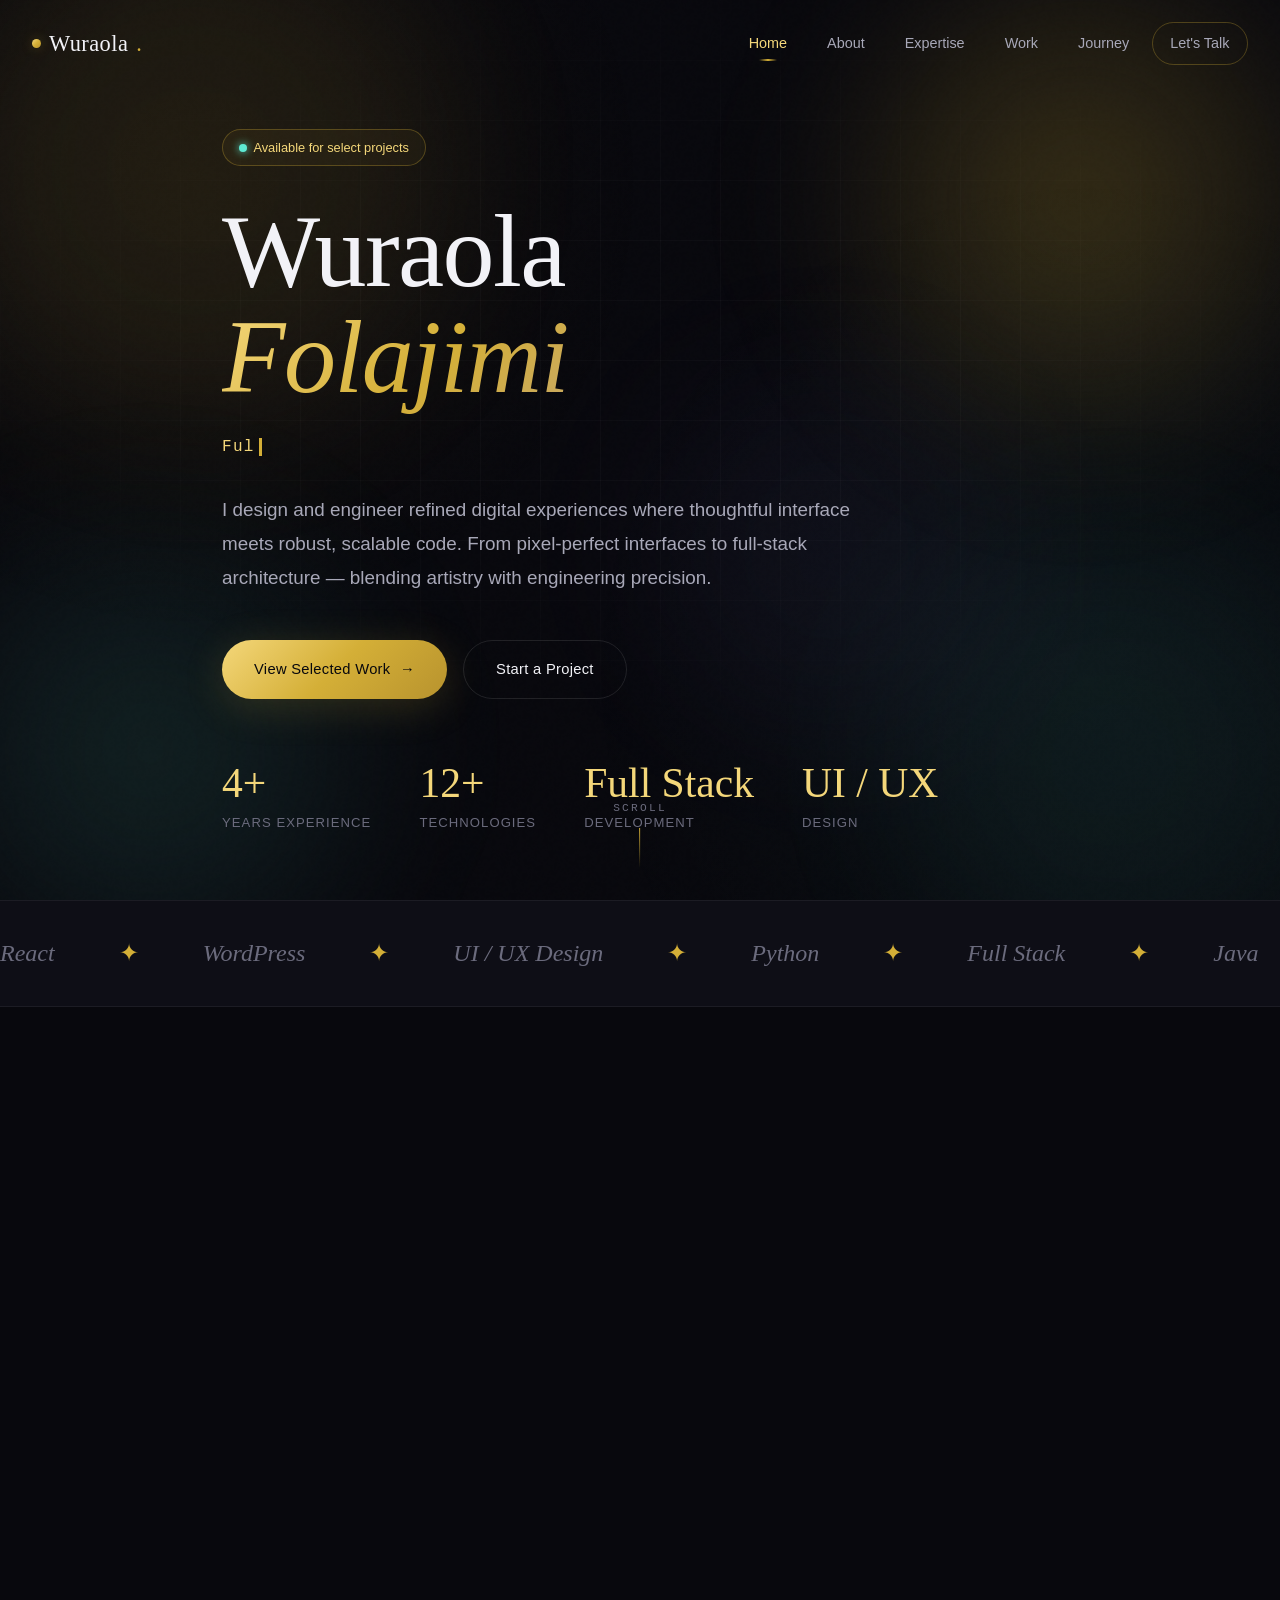
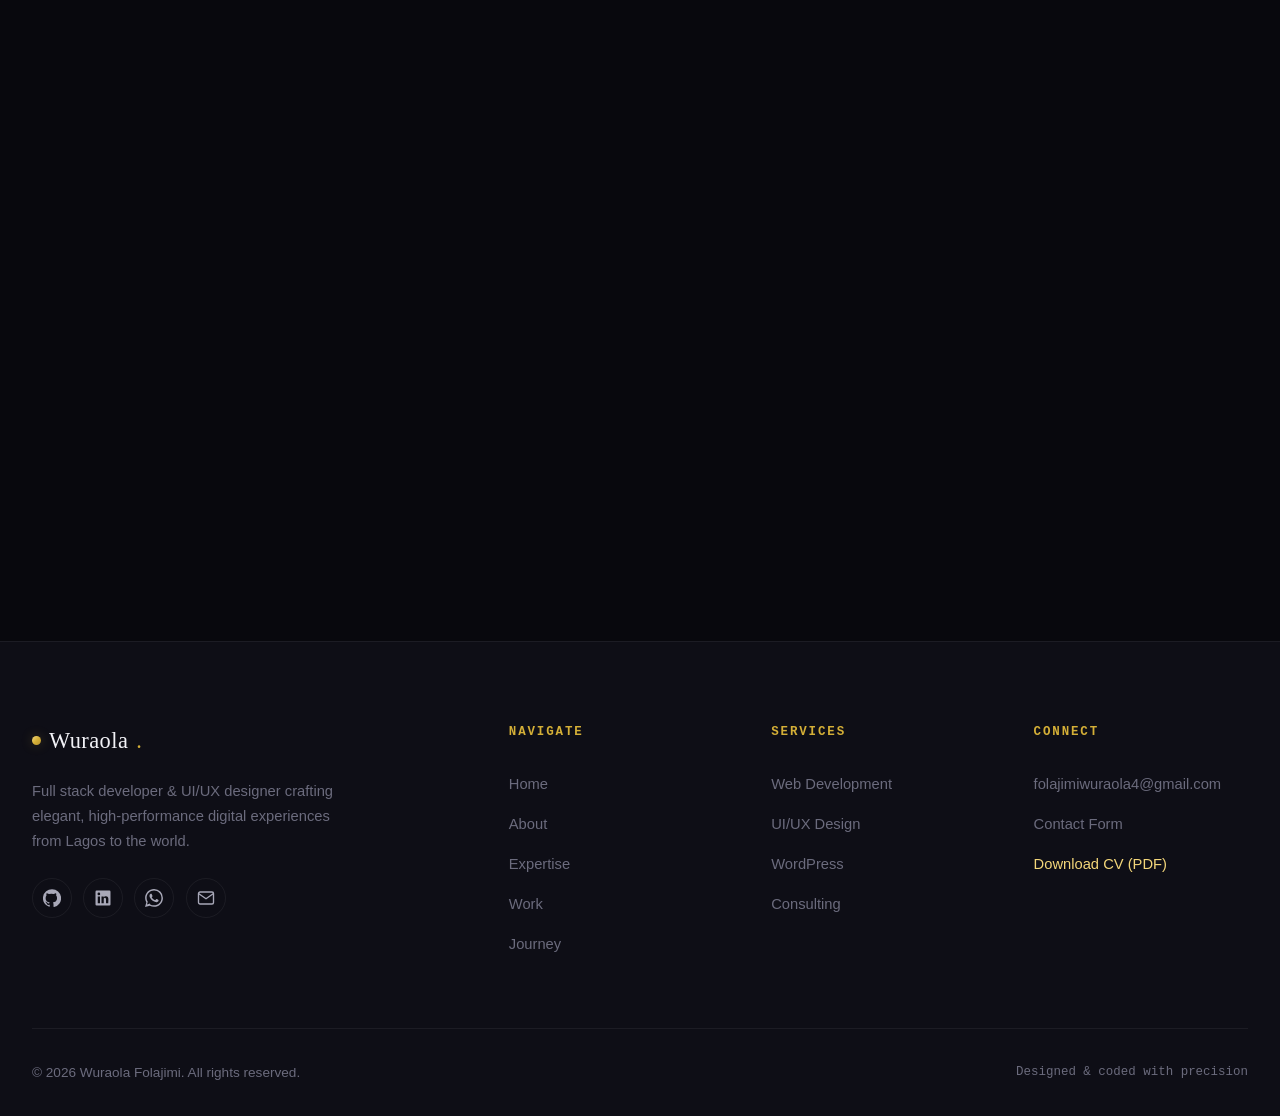
<file: index.html>
<!DOCTYPE html>
<html lang="en">
<head>
  <meta charset="UTF-8">
  <meta name="viewport" content="width=device-width, initial-scale=1.0">
  <title>Wuraola Folajimi &mdash; Full Stack Developer &amp; UI/UX Designer</title>
  <meta name="description" content="Wuraola Folajimi is a freelance full stack developer and UI/UX designer based in Lagos, Nigeria. Building fast, elegant web apps and WordPress sites with React, Python, Java, C++ and more.">
  <meta name="author" content="Wuraola Folajimi">
  <meta name="keywords" content="Wuraola Folajimi, full stack developer, UI UX designer, WordPress developer, Lagos, Nigeria, React, Python, Java, web developer">
  <link rel="canonical" href="https://wuraolafolajimi.com/">

  <!-- Open Graph / social previews -->
  <meta property="og:type" content="website">
  <meta property="og:title" content="Wuraola Folajimi &mdash; Full Stack Developer &amp; UI/UX Designer">
  <meta property="og:description" content="Freelance full stack developer and UI/UX designer crafting elegant, high-performance digital experiences from Lagos to the world.">
  <meta property="og:locale" content="en_US">

  <!-- Twitter Card -->
  <meta name="twitter:card" content="summary_large_image">
  <meta name="twitter:title" content="Wuraola Folajimi &mdash; Full Stack Developer &amp; UI/UX Designer">
  <meta name="twitter:description" content="Freelance full stack developer and UI/UX designer crafting elegant, high-performance digital experiences.">

  <!-- Structured data (JSON-LD) -->
  <script type="application/ld+json">
  {
    "@context": "https://schema.org",
    "@type": "Person",
    "name": "Wuraola Folajimi",
    "jobTitle": "Full Stack Developer & UI/UX Designer",
    "url": "https://wuraolafolajimi.com",
    "email": "mailto:folajimiwuraola4@gmail.com",
    "telephone": "+2349130040046",
    "address": { "@type": "PostalAddress", "addressLocality": "Lagos", "addressCountry": "Nigeria" },
    "knowsAbout": ["Full Stack Development", "UI/UX Design", "WordPress", "React", "Python", "Java", "C++"]
  }
  </script>

  <link rel="icon" href="data:image/svg+xml,%3Csvg xmlns='http://www.w3.org/2000/svg' viewBox='0 0 100 100'%3E%3Crect width='100' height='100' rx='22' fill='%2308080d'/%3E%3Ctext x='50' y='68' font-family='Georgia' font-size='52' fill='%23d4af37' text-anchor='middle'%3EW%3C/text%3E%3C/svg%3E">
  <style>
/* ============================================
   WURAOLA FOLAJIMI — PORTFOLIO DESIGN SYSTEM
   Elegant · Mature · Professional
   ============================================ */

/* ---------- Reset & Base ---------- */
*, *::before, *::after {
  margin: 0;
  padding: 0;
  box-sizing: border-box;
}

:root {
  /* Color Palette - Deep & Refined */
  --bg-primary: #08080d;
  --bg-secondary: #0e0e16;
  --bg-surface: #14141f;
  --bg-elevated: #1b1b29;
  --bg-glass: rgba(20, 20, 31, 0.6);

  --gold: #d4af37;
  --gold-light: #f4d77a;
  --gold-deep: #b8932e;
  --gold-glow: rgba(212, 175, 55, 0.25);

  --accent-teal: #5eead4;
  --accent-purple: #a78bfa;

  --text-primary: #f2f2f7;
  --text-secondary: #a8a8b8;
  --text-muted: #6b6b7d;

  --border-subtle: rgba(255, 255, 255, 0.06);
  --border-soft: rgba(255, 255, 255, 0.1);
  --border-gold: rgba(212, 175, 55, 0.3);

  --grad-gold: linear-gradient(135deg, #f4d77a 0%, #d4af37 50%, #b8932e 100%);
  --grad-text: linear-gradient(135deg, #f4d77a 0%, #d4af37 60%, #c9a961 100%);
  --grad-surface: linear-gradient(145deg, #1b1b29 0%, #14141f 100%);
  --grad-overlay: linear-gradient(180deg, transparent 0%, rgba(8,8,13,0.85) 100%);

  /* Typography */
  --font-display: 'Georgia', 'Times New Roman', 'Playfair Display', serif;
  --font-body: -apple-system, BlinkMacSystemFont, 'Segoe UI', 'Helvetica Neue', Arial, sans-serif;
  --font-mono: 'SF Mono', 'Fira Code', 'Courier New', monospace;

  /* Spacing */
  --space-xs: 0.5rem;
  --space-sm: 1rem;
  --space-md: 2rem;
  --space-lg: 4rem;
  --space-xl: 8rem;

  /* Layout */
  --max-width: 1280px;
  --radius-sm: 8px;
  --radius-md: 14px;
  --radius-lg: 24px;
  --radius-full: 999px;

  /* Effects */
  --shadow-soft: 0 4px 24px rgba(0, 0, 0, 0.4);
  --shadow-deep: 0 20px 60px rgba(0, 0, 0, 0.55);
  --shadow-gold: 0 8px 40px rgba(212, 175, 55, 0.18);
  --transition: 0.4s cubic-bezier(0.22, 1, 0.36, 1);
  --transition-slow: 0.7s cubic-bezier(0.22, 1, 0.36, 1);
}

html {
  scroll-behavior: smooth;
  font-size: 16px;
}

body {
  font-family: var(--font-body);
  background-color: var(--bg-primary);
  color: var(--text-primary);
  line-height: 1.7;
  overflow-x: hidden;
  -webkit-font-smoothing: antialiased;
  -moz-osx-font-smoothing: grayscale;
}

/* Ambient background texture */
body::before {
  content: '';
  position: fixed;
  inset: 0;
  background-image:
    radial-gradient(circle at 15% 20%, rgba(212, 175, 55, 0.06) 0%, transparent 35%),
    radial-gradient(circle at 85% 75%, rgba(94, 234, 212, 0.04) 0%, transparent 40%);
  pointer-events: none;
  z-index: 0;
}

/* Subtle noise/grain overlay */
body::after {
  content: '';
  position: fixed;
  inset: 0;
  background-image: url("data:image/svg+xml,%3Csvg viewBox='0 0 200 200' xmlns='http://www.w3.org/2000/svg'%3E%3Cfilter id='n'%3E%3CfeTurbulence type='fractalNoise' baseFrequency='0.85' numOctaves='3' /%3E%3C/filter%3E%3Crect width='100%25' height='100%25' filter='url(%23n)' opacity='0.5'/%3E%3C/svg%3E");
  opacity: 0.025;
  pointer-events: none;
  z-index: 1;
  mix-blend-mode: overlay;
}

img { max-width: 100%; display: block; }
a { color: inherit; text-decoration: none; }
ul { list-style: none; }
button { font-family: inherit; cursor: pointer; border: none; background: none; }

::selection { background: var(--gold-glow); color: var(--gold-light); }

/* Custom scrollbar */
::-webkit-scrollbar { width: 10px; }
::-webkit-scrollbar-track { background: var(--bg-secondary); }
::-webkit-scrollbar-thumb {
  background: linear-gradient(var(--gold-deep), var(--bg-elevated));
  border-radius: 10px;
}
::-webkit-scrollbar-thumb:hover { background: var(--gold); }

/* ---------- Layout Utilities ---------- */
.container {
  width: 100%;
  max-width: var(--max-width);
  margin: 0 auto;
  padding: 0 2rem;
  position: relative;
  z-index: 2;
}

.section {
  padding: 7rem 0;
  position: relative;
  z-index: 2;
}

.section-tight { padding: 5rem 0; }

.eyebrow {
  display: inline-flex;
  align-items: center;
  gap: 0.6rem;
  font-family: var(--font-mono);
  font-size: 0.78rem;
  letter-spacing: 0.25em;
  text-transform: uppercase;
  color: var(--gold);
  margin-bottom: 1.5rem;
}

.eyebrow::before {
  content: '';
  width: 32px;
  height: 1px;
  background: var(--gold);
}

.section-title {
  font-family: var(--font-display);
  font-size: clamp(2.2rem, 5vw, 3.6rem);
  font-weight: 400;
  line-height: 1.15;
  letter-spacing: -0.01em;
  margin-bottom: 1.25rem;
}

.section-subtitle {
  color: var(--text-secondary);
  font-size: 1.08rem;
  max-width: 620px;
  margin-bottom: 3.5rem;
}

.text-gold {
  background: var(--grad-text);
  -webkit-background-clip: text;
  background-clip: text;
  -webkit-text-fill-color: transparent;
}

.text-italic { font-style: italic; }

/* ---------- Navbar ---------- */
.navbar {
  position: fixed;
  top: 0;
  left: 0;
  width: 100%;
  z-index: 1000;
  padding: 1.4rem 0;
  transition: var(--transition);
}

.navbar.scrolled {
  background: rgba(8, 8, 13, 0.8);
  backdrop-filter: blur(18px);
  -webkit-backdrop-filter: blur(18px);
  border-bottom: 1px solid var(--border-subtle);
  padding: 0.9rem 0;
}

.nav-inner {
  display: flex;
  align-items: center;
  justify-content: space-between;
}

.logo {
  font-family: var(--font-display);
  font-size: 1.4rem;
  font-weight: 400;
  letter-spacing: 0.02em;
  display: flex;
  align-items: center;
  gap: 0.5rem;
}

.logo .dot {
  width: 9px;
  height: 9px;
  border-radius: 50%;
  background: var(--grad-gold);
  box-shadow: 0 0 12px var(--gold-glow);
  animation: pulse 2.5s ease-in-out infinite;
}

@keyframes pulse {
  0%, 100% { opacity: 1; transform: scale(1); }
  50% { opacity: 0.5; transform: scale(0.85); }
}

.nav-links {
  display: flex;
  align-items: center;
  gap: 0.3rem;
}

.nav-links a {
  position: relative;
  padding: 0.5rem 1.1rem;
  font-size: 0.9rem;
  color: var(--text-secondary);
  transition: color var(--transition);
  font-weight: 400;
}

.nav-links a:hover { color: var(--text-primary); }

.nav-links a.active { color: var(--gold-light); }

.nav-links a::after {
  content: '';
  position: absolute;
  bottom: 0.2rem;
  left: 50%;
  transform: translateX(-50%) scaleX(0);
  width: 18px;
  height: 1.5px;
  background: var(--gold);
  transition: transform var(--transition);
}

.nav-links a:hover::after,
.nav-links a.active::after {
  transform: translateX(-50%) scaleX(1);
}

.nav-cta {
  display: inline-flex;
  align-items: center;
  gap: 0.5rem;
  padding: 0.65rem 1.4rem;
  font-size: 0.85rem;
  color: var(--gold-light);
  border: 1px solid var(--border-gold);
  border-radius: var(--radius-full);
  transition: var(--transition);
}

.nav-cta:hover {
  background: var(--grad-gold);
  color: var(--bg-primary);
  box-shadow: var(--shadow-gold);
}

.menu-toggle {
  display: none;
  flex-direction: column;
  align-items: center;
  justify-content: center;
  gap: 5px;
  padding: 0.5rem;
  width: 44px;
  height: 44px;
  border-radius: var(--radius-sm);
  transition: background-color var(--transition), color var(--transition);
}

.menu-toggle:hover { background: var(--bg-elevated); }

.menu-toggle span {
  width: 24px;
  height: 2px;
  background: var(--text-primary);
  transition: var(--transition);
}

/* ---------- Buttons ---------- */
.btn {
  display: inline-flex;
  align-items: center;
  gap: 0.6rem;
  padding: 1rem 2rem;
  font-size: 0.92rem;
  font-weight: 500;
  border-radius: var(--radius-full);
  transition: var(--transition);
  position: relative;
  overflow: hidden;
  letter-spacing: 0.02em;
}

.btn-primary {
  background: var(--grad-gold);
  color: var(--bg-primary);
  box-shadow: var(--shadow-gold);
}

.btn-primary:hover {
  transform: translateY(-3px);
  box-shadow: 0 14px 50px rgba(212, 175, 55, 0.35);
}

.btn-ghost {
  border: 1px solid var(--border-soft);
  color: var(--text-primary);
  background: transparent;
}

.btn-ghost:hover {
  border-color: var(--gold);
  color: var(--gold-light);
  transform: translateY(-3px);
}

.btn .arrow {
  transition: transform var(--transition);
}
.btn:hover .arrow { transform: translateX(4px); }

/* ---------- Cards ---------- */
.card {
  background: var(--grad-surface);
  border: 1px solid var(--border-subtle);
  border-radius: var(--radius-lg);
  padding: 2.2rem;
  transition: var(--transition);
  position: relative;
  overflow: hidden;
}

.card::before {
  content: '';
  position: absolute;
  top: 0;
  left: 0;
  width: 100%;
  height: 1px;
  background: linear-gradient(90deg, transparent, var(--gold), transparent);
  opacity: 0;
  transition: opacity var(--transition);
}

.card:hover {
  transform: translateY(-6px);
  border-color: var(--border-gold);
  box-shadow: var(--shadow-deep);
}

.card:hover::before { opacity: 1; }

/* ---------- Hero ---------- */
.hero {
  min-height: 100vh;
  display: flex;
  align-items: center;
  position: relative;
  padding: 8rem 0 4rem;
  overflow: hidden;
}

.hero-grid-bg {
  position: absolute;
  inset: 0;
  background-image:
    linear-gradient(rgba(255,255,255,0.025) 1px, transparent 1px),
    linear-gradient(90deg, rgba(255,255,255,0.025) 1px, transparent 1px);
  background-size: 60px 60px;
  mask-image: radial-gradient(ellipse 80% 60% at 50% 40%, black 30%, transparent 75%);
  -webkit-mask-image: radial-gradient(ellipse 80% 60% at 50% 40%, black 30%, transparent 75%);
  z-index: 0;
}

.hero-glow {
  position: absolute;
  width: 600px;
  height: 600px;
  border-radius: 50%;
  background: radial-gradient(circle, var(--gold-glow) 0%, transparent 70%);
  filter: blur(60px);
  z-index: 0;
  animation: floatGlow 10s ease-in-out infinite;
}

.hero-glow.one { top: -100px; right: -100px; }
.hero-glow.two {
  bottom: -150px; left: -150px;
  background: radial-gradient(circle, rgba(94,234,212,0.12) 0%, transparent 70%);
  animation-delay: -5s;
}

@keyframes floatGlow {
  0%, 100% { transform: translate(0, 0); }
  50% { transform: translate(40px, -40px); }
}

.hero-content {
  position: relative;
  z-index: 2;
  max-width: 900px;
}

.hero-name {
  font-family: var(--font-display);
  font-size: clamp(3rem, 9vw, 6.5rem);
  font-weight: 400;
  line-height: 1.02;
  letter-spacing: -0.02em;
  margin-bottom: 1.5rem;
}

.hero-role {
  font-family: var(--font-mono);
  font-size: 1rem;
  color: var(--gold-light);
  letter-spacing: 0.08em;
  margin-bottom: 2rem;
  min-height: 1.5em;
}

.type-cursor {
  display: inline-block;
  width: 3px;
  height: 1.1em;
  background: var(--gold);
  margin-left: 4px;
  vertical-align: text-bottom;
  animation: blink 1s steps(2) infinite;
}

@keyframes blink { 50% { opacity: 0; } }

.hero-desc {
  font-size: 1.18rem;
  color: var(--text-secondary);
  max-width: 580px;
  margin-bottom: 2.8rem;
  line-height: 1.8;
}

.hero-actions {
  display: flex;
  gap: 1rem;
  flex-wrap: wrap;
  margin-bottom: 4rem;
}

.hero-stats {
  display: flex;
  gap: 3rem;
  flex-wrap: wrap;
}

.stat .num {
  font-family: var(--font-display);
  font-size: 2.6rem;
  color: var(--gold-light);
  line-height: 1;
}

.stat .label {
  font-size: 0.82rem;
  color: var(--text-muted);
  letter-spacing: 0.08em;
  text-transform: uppercase;
  margin-top: 0.5rem;
}

/* Scroll indicator */
.scroll-indicator {
  position: absolute;
  bottom: 2rem;
  left: 50%;
  transform: translateX(-50%);
  z-index: 2;
  display: flex;
  flex-direction: column;
  align-items: center;
  gap: 0.6rem;
  color: var(--text-muted);
  font-family: var(--font-mono);
  font-size: 0.7rem;
  letter-spacing: 0.2em;
}

.scroll-indicator .line {
  width: 1px;
  height: 40px;
  background: linear-gradient(var(--gold), transparent);
  position: relative;
  overflow: hidden;
}

.scroll-indicator .line::after {
  content: '';
  position: absolute;
  top: -40px;
  left: 0;
  width: 100%;
  height: 40px;
  background: var(--gold-light);
  animation: scrollDown 2s ease-in-out infinite;
}

@keyframes scrollDown {
  0% { top: -40px; }
  100% { top: 40px; }
}

/* ---------- Marquee ---------- */
.marquee {
  border-top: 1px solid var(--border-subtle);
  border-bottom: 1px solid var(--border-subtle);
  padding: 2rem 0;
  overflow: hidden;
  background: var(--bg-secondary);
  position: relative;
  z-index: 2;
}

.marquee-track {
  display: flex;
  gap: 4rem;
  white-space: nowrap;
  animation: marquee 35s linear infinite;
  width: max-content;
}

@keyframes marquee {
  0% { transform: translateX(0); }
  100% { transform: translateX(-50%); }
}

.marquee-item {
  font-family: var(--font-display);
  font-size: 1.5rem;
  color: var(--text-muted);
  display: flex;
  align-items: center;
  gap: 4rem;
  font-style: italic;
}

.marquee-item .star {
  color: var(--gold);
  font-style: normal;
}

/* ---------- Two Column ---------- */
.two-col {
  display: grid;
  grid-template-columns: 1fr 1fr;
  gap: 5rem;
  align-items: center;
}

.two-col.reverse .col:first-child { order: 2; }

/* ---------- About / Bio ---------- */
.bio-text p {
  margin-bottom: 1.3rem;
  color: var(--text-secondary);
  font-size: 1.05rem;
}

.bio-text p strong { color: var(--text-primary); font-weight: 600; }

.signature {
  font-family: var(--font-display);
  font-style: italic;
  font-size: 1.8rem;
  color: var(--gold-light);
  margin-top: 2rem;
}

/* Portrait frame */
.portrait-frame {
  position: relative;
  border-radius: var(--radius-lg);
  overflow: hidden;
  aspect-ratio: 4/5;
  background: var(--grad-surface);
  border: 1px solid var(--border-soft);
}

.portrait-image {
  position: absolute;
  inset: 0;
  width: 100%;
  height: 100%;
  object-fit: cover;
  object-position: center 28%;
}

.portrait-frame::before {
  content: '';
  position: absolute;
  inset: 0;
  background: var(--grad-overlay);
  z-index: 2;
}

.portrait-art {
  position: absolute;
  inset: 0;
  background:
    radial-gradient(circle at 30% 30%, rgba(212,175,55,0.4), transparent 50%),
    radial-gradient(circle at 70% 60%, rgba(94,234,212,0.25), transparent 50%),
    linear-gradient(160deg, #1b1b29, #0e0e16);
}

.portrait-initials {
  position: absolute;
  inset: 0;
  display: flex;
  align-items: center;
  justify-content: center;
  font-family: var(--font-display);
  font-size: 7rem;
  color: rgba(255,255,255,0.08);
  z-index: 1;
  letter-spacing: 0.1em;
}

.portrait-badge {
  position: absolute;
  bottom: 1.5rem;
  left: 1.5rem;
  right: 1.5rem;
  z-index: 3;
  display: flex;
  align-items: center;
  gap: 1rem;
  padding: 1rem 1.2rem;
  background: var(--bg-glass);
  backdrop-filter: blur(12px);
  -webkit-backdrop-filter: blur(12px);
  border: 1px solid var(--border-soft);
  border-radius: var(--radius-md);
}

.portrait-badge .avail-dot {
  width: 10px;
  height: 10px;
  border-radius: 50%;
  background: var(--accent-teal);
  box-shadow: 0 0 10px var(--accent-teal);
  animation: pulse 2s infinite;
}

.portrait-badge .small { font-size: 0.78rem; }
.portrait-badge .small strong { display: block; color: var(--text-primary); }

/* ---------- Skill Bars ---------- */
.skill-row { margin-bottom: 1.8rem; }

.skill-head {
  display: flex;
  justify-content: space-between;
  margin-bottom: 0.6rem;
}

.skill-head .name { font-weight: 500; font-size: 0.95rem; }
.skill-head .pct { font-family: var(--font-mono); font-size: 0.85rem; color: var(--gold); }

.skill-track {
  height: 6px;
  background: var(--bg-elevated);
  border-radius: var(--radius-full);
  overflow: hidden;
}

.skill-fill {
  height: 100%;
  background: var(--grad-gold);
  border-radius: var(--radius-full);
  width: 0;
  transition: width 1.6s cubic-bezier(0.22, 1, 0.36, 1);
  position: relative;
}

.skill-fill::after {
  content: '';
  position: absolute;
  right: 0;
  top: 50%;
  transform: translateY(-50%);
  width: 12px;
  height: 12px;
  border-radius: 50%;
  background: var(--gold-light);
  box-shadow: 0 0 12px var(--gold);
}

/* ---------- Tech Grid (languages) ---------- */
.tech-grid {
  display: grid;
  grid-template-columns: repeat(auto-fill, minmax(160px, 1fr));
  gap: 1.2rem;
}

.tech-chip {
  display: flex;
  align-items: center;
  gap: 0.9rem;
  padding: 1.1rem 1.3rem;
  background: var(--grad-surface);
  border: 1px solid var(--border-subtle);
  border-radius: var(--radius-md);
  transition: var(--transition);
}

.tech-chip:hover {
  transform: translateY(-4px);
  border-color: var(--border-gold);
  box-shadow: var(--shadow-soft);
}

.tech-icon {
  width: 34px;
  height: 34px;
  border-radius: var(--radius-sm);
  display: flex;
  align-items: center;
  justify-content: center;
  font-family: var(--font-mono);
  font-weight: 700;
  font-size: 0.9rem;
  color: var(--bg-primary);
  flex-shrink: 0;
}

.tech-chip .name { font-size: 0.92rem; font-weight: 500; }
.tech-chip .cat { font-size: 0.72rem; color: var(--text-muted); }

/* ---------- Services / What I Do ---------- */
.services-grid {
  display: grid;
  grid-template-columns: repeat(auto-fit, minmax(300px, 1fr));
  gap: 1.5rem;
}

.service-card { padding: 2.4rem; }

.service-num {
  font-family: var(--font-mono);
  font-size: 0.78rem;
  color: var(--gold);
  letter-spacing: 0.15em;
  margin-bottom: 1.2rem;
}

.service-icon {
  width: 56px;
  height: 56px;
  border-radius: var(--radius-md);
  background: linear-gradient(135deg, rgba(212,175,55,0.15), rgba(212,175,55,0.03));
  border: 1px solid var(--border-gold);
  display: flex;
  align-items: center;
  justify-content: center;
  margin-bottom: 1.5rem;
  color: var(--gold-light);
}

.service-card h3 {
  font-family: var(--font-display);
  font-size: 1.45rem;
  font-weight: 400;
  margin-bottom: 0.8rem;
}

.service-card p {
  color: var(--text-secondary);
  font-size: 0.96rem;
  margin-bottom: 1.3rem;
}

.service-list li {
  font-size: 0.86rem;
  color: var(--text-muted);
  padding: 0.35rem 0;
  padding-left: 1.4rem;
  position: relative;
}

.service-list li::before {
  content: '—';
  position: absolute;
  left: 0;
  color: var(--gold);
}

/* ---------- Projects ---------- */
.project-filter {
  display: flex;
  gap: 0.6rem;
  flex-wrap: wrap;
  margin-bottom: 3rem;
}

.filter-btn {
  padding: 0.6rem 1.3rem;
  font-size: 0.85rem;
  color: var(--text-secondary);
  border: 1px solid var(--border-subtle);
  border-radius: var(--radius-full);
  transition: var(--transition);
}

.filter-btn:hover, .filter-btn.active {
  color: var(--gold-light);
  border-color: var(--border-gold);
  background: rgba(212,175,55,0.05);
}

.projects-grid {
  display: grid;
  grid-template-columns: repeat(auto-fit, minmax(360px, 1fr));
  gap: 2rem;
}

.project-card {
  border-radius: var(--radius-lg);
  overflow: hidden;
  background: var(--grad-surface);
  border: 1px solid var(--border-subtle);
  transition: var(--transition);
}

.project-card:hover {
  transform: translateY(-8px);
  border-color: var(--border-gold);
  box-shadow: var(--shadow-deep);
}

.selected-projects-grid {
  grid-template-columns: repeat(auto-fit, minmax(min(100%, 320px), 1fr));
  align-items: stretch;
}

.selected-projects-grid .project-card {
  display: flex;
  flex-direction: column;
  min-width: 0;
}

.project-preview-link {
  display: block;
  overflow: hidden;
}

.selected-projects-grid .project-visual {
  aspect-ratio: 16 / 10;
  height: auto;
  background: var(--bg-elevated);
}

.selected-projects-grid .project-visual img {
  position: absolute;
  inset: 0;
  width: 100%;
  height: 100%;
  object-fit: cover;
  object-position: top center;
  transition: transform 0.6s cubic-bezier(0.16, 1, 0.3, 1);
}

.selected-projects-grid .project-visual::after {
  background: linear-gradient(180deg, transparent 48%, rgba(8, 8, 13, 0.72));
}

.selected-projects-grid .project-card:hover .project-visual img {
  transform: scale(1.04);
}

.preview-visit {
  position: absolute;
  z-index: 1;
  right: 1rem;
  bottom: 0.9rem;
  color: #fff;
  font-size: 0.82rem;
  opacity: 0;
  transform: translateY(5px);
  transition: opacity 0.25s ease, transform 0.25s ease;
}

.selected-projects-grid .project-card:hover .preview-visit,
.selected-projects-grid .project-preview-link:focus-visible .preview-visit {
  opacity: 1;
  transform: translateY(0);
}

.selected-projects-grid .project-body {
  display: flex;
  flex: 1;
  flex-direction: column;
  align-items: flex-start;
}

.selected-projects-grid .project-body p {
  flex: 1;
}

.project-card-link {
  display: inline-flex;
  gap: 0.45rem;
  align-items: center;
  margin-top: 1.3rem;
  color: var(--gold-light);
  font-size: 0.86rem;
}

.project-card-link:hover { color: var(--gold); }

@media (max-width: 480px) {
  .selected-projects-grid { gap: 1.25rem; }
  .selected-projects-grid .project-body { padding: 1.35rem; }
}

.project-visual {
  height: 240px;
  position: relative;
  overflow: hidden;
  display: flex;
  align-items: center;
  justify-content: center;
}

.project-visual::after {
  content: '';
  position: absolute;
  inset: 0;
  background: var(--grad-overlay);
}

.project-visual .glyph {
  font-family: var(--font-display);
  font-size: 5rem;
  color: rgba(255,255,255,0.15);
  z-index: 1;
  font-style: italic;
}

.project-body { padding: 1.8rem; }

.project-cat {
  font-family: var(--font-mono);
  font-size: 0.72rem;
  letter-spacing: 0.15em;
  text-transform: uppercase;
  color: var(--gold);
  margin-bottom: 0.7rem;
}

.project-body h3 {
  font-family: var(--font-display);
  font-size: 1.5rem;
  font-weight: 400;
  margin-bottom: 0.7rem;
}

.project-body p {
  color: var(--text-secondary);
  font-size: 0.93rem;
  margin-bottom: 1.2rem;
}

.project-tags {
  display: flex;
  flex-wrap: wrap;
  gap: 0.5rem;
}

.project-tags span {
  font-size: 0.72rem;
  padding: 0.3rem 0.7rem;
  background: var(--bg-elevated);
  border: 1px solid var(--border-subtle);
  border-radius: var(--radius-full);
  color: var(--text-muted);
}

/* ---------- Timeline ---------- */
.timeline {
  position: relative;
  max-width: 900px;
  margin: 0 auto;
}

.timeline::before {
  content: '';
  position: absolute;
  left: 0;
  top: 0;
  bottom: 0;
  width: 1px;
  background: linear-gradient(var(--gold), var(--border-subtle) 80%, transparent);
}

.tl-item {
  position: relative;
  padding-left: 2.8rem;
  padding-bottom: 3.5rem;
}

.tl-item:last-child { padding-bottom: 0; }

.tl-item::before {
  content: '';
  position: absolute;
  left: -6px;
  top: 6px;
  width: 13px;
  height: 13px;
  border-radius: 50%;
  background: var(--bg-primary);
  border: 2px solid var(--gold);
  box-shadow: 0 0 0 4px rgba(212,175,55,0.1);
}

.tl-period {
  font-family: var(--font-mono);
  font-size: 0.78rem;
  color: var(--gold);
  letter-spacing: 0.1em;
  margin-bottom: 0.5rem;
}

.tl-item h3 {
  font-family: var(--font-display);
  font-size: 1.4rem;
  font-weight: 400;
  margin-bottom: 0.3rem;
}

.tl-company {
  color: var(--text-secondary);
  font-size: 0.95rem;
  margin-bottom: 1rem;
}

.tl-item p {
  color: var(--text-muted);
  font-size: 0.95rem;
  margin-bottom: 1rem;
}

.tl-points li {
  font-size: 0.9rem;
  color: var(--text-secondary);
  padding: 0.3rem 0 0.3rem 1.3rem;
  position: relative;
}

.tl-points li::before {
  content: '▸';
  position: absolute;
  left: 0;
  color: var(--gold);
}

/* ---------- Stats Band ---------- */
.stats-band {
  display: grid;
  grid-template-columns: repeat(auto-fit, minmax(180px, 1fr));
  gap: 2rem;
  padding: 4rem 3rem;
  background: var(--grad-surface);
  border: 1px solid var(--border-subtle);
  border-radius: var(--radius-lg);
  position: relative;
  overflow: hidden;
}

.stats-band::before {
  content: '';
  position: absolute;
  inset: 0;
  background: radial-gradient(circle at 80% 20%, var(--gold-glow), transparent 60%);
}

.stat-block { text-align: center; position: relative; }
.stat-block .num {
  font-family: var(--font-display);
  font-size: 3.2rem;
  color: var(--gold-light);
  line-height: 1;
}
.stat-block .label {
  color: var(--text-secondary);
  font-size: 0.9rem;
  margin-top: 0.6rem;
  letter-spacing: 0.05em;
}

/* ---------- Process / Timeline steps ---------- */
.process-grid {
  display: grid;
  grid-template-columns: repeat(auto-fit, minmax(240px, 1fr));
  gap: 1.5rem;
}

.process-step {
  padding: 2.2rem;
  border: 1px solid var(--border-subtle);
  border-radius: var(--radius-lg);
  background: var(--bg-secondary);
  transition: var(--transition);
  position: relative;
}

.process-step:hover {
  border-color: var(--border-gold);
  transform: translateY(-5px);
}

.process-step .step-num {
  font-family: var(--font-display);
  font-size: 3rem;
  color: rgba(212,175,55,0.3);
  line-height: 1;
  margin-bottom: 1rem;
}

.process-step h4 {
  font-family: var(--font-display);
  font-size: 1.25rem;
  font-weight: 400;
  margin-bottom: 0.6rem;
}

.process-step p {
  color: var(--text-muted);
  font-size: 0.9rem;
}

/* ---------- Testimonial ---------- */
.testimonial {
  max-width: 820px;
  margin: 0 auto;
  text-align: center;
  padding: 3rem 2rem;
}

.testimonial .quote-mark {
  font-family: var(--font-display);
  font-size: 5rem;
  color: var(--gold);
  line-height: 0.5;
  margin-bottom: 1.5rem;
}

.testimonial blockquote {
  font-family: var(--font-display);
  font-size: clamp(1.3rem, 3vw, 1.9rem);
  font-style: italic;
  line-height: 1.6;
  color: var(--text-primary);
  margin-bottom: 2rem;
  font-weight: 400;
}

.testimonial .author {
  display: flex;
  align-items: center;
  justify-content: center;
  gap: 1rem;
}

.testimonial .avatar {
  width: 48px;
  height: 48px;
  border-radius: 50%;
  background: var(--grad-gold);
  display: flex;
  align-items: center;
  justify-content: center;
  font-family: var(--font-display);
  color: var(--bg-primary);
  font-weight: 700;
}

.testimonial .author-info { text-align: left; }
.testimonial .author-info strong { display: block; font-size: 0.95rem; }
.testimonial .author-info span { font-size: 0.82rem; color: var(--text-muted); }

/* ---------- Contact ---------- */
.contact-grid {
  display: grid;
  grid-template-columns: 1fr 1fr;
  gap: 4rem;
}

.contact-info h3 {
  font-family: var(--font-display);
  font-size: 1.6rem;
  font-weight: 400;
  margin-bottom: 1rem;
}

.contact-info p {
  color: var(--text-secondary);
  margin-bottom: 2.5rem;
}

.contact-detail {
  display: flex;
  align-items: center;
  gap: 1.2rem;
  padding: 1.3rem 0;
  border-bottom: 1px solid var(--border-subtle);
}

.contact-detail .ic {
  width: 44px;
  height: 44px;
  border-radius: var(--radius-sm);
  background: var(--bg-elevated);
  border: 1px solid var(--border-subtle);
  display: flex;
  align-items: center;
  justify-content: center;
  color: var(--gold);
  flex-shrink: 0;
}

.contact-detail .det-label { font-size: 0.75rem; color: var(--text-muted); text-transform: uppercase; letter-spacing: 0.1em; }
.contact-detail .det-value { font-size: 0.98rem; color: var(--text-primary); }

/* Form */
.form-card {
  background: var(--grad-surface);
  border: 1px solid var(--border-subtle);
  border-radius: var(--radius-lg);
  padding: 2.5rem;
}

.form-group { margin-bottom: 1.5rem; }

.form-group label {
  display: block;
  font-size: 0.82rem;
  color: var(--text-secondary);
  margin-bottom: 0.5rem;
  letter-spacing: 0.03em;
}

.form-group input,
.form-group textarea,
.form-group select {
  width: 100%;
  padding: 0.95rem 1.1rem;
  background: var(--bg-secondary);
  border: 1px solid var(--border-subtle);
  border-radius: var(--radius-sm);
  color: var(--text-primary);
  font-family: var(--font-body);
  font-size: 0.95rem;
  transition: var(--transition);
}

.form-group input:focus,
.form-group textarea:focus,
.form-group select:focus {
  outline: none;
  border-color: var(--gold);
  box-shadow: 0 0 0 3px var(--gold-glow);
}

.form-group textarea { resize: vertical; min-height: 130px; }

.form-row { display: grid; grid-template-columns: 1fr 1fr; gap: 1.2rem; }

.form-note {
  font-size: 0.8rem;
  color: var(--text-muted);
  margin-top: 1rem;
  text-align: center;
}

/* ---------- FAQ ---------- */
.faq-item {
  border: 1px solid var(--border-subtle);
  border-radius: var(--radius-md);
  margin-bottom: 1rem;
  overflow: hidden;
  background: var(--bg-secondary);
  transition: var(--transition);
}

.faq-item:hover { border-color: var(--border-soft); }

.faq-q {
  display: flex;
  justify-content: space-between;
  align-items: center;
  padding: 1.4rem 1.6rem;
  font-family: var(--font-display);
  font-size: 1.1rem;
  font-weight: 400;
  cursor: pointer;
  transition: var(--transition);
}

.faq-q:hover { color: var(--gold-light); }

.faq-q .toggle {
  width: 26px;
  height: 26px;
  border-radius: 50%;
  border: 1px solid var(--border-gold);
  display: flex;
  align-items: center;
  justify-content: center;
  color: var(--gold);
  font-size: 1.1rem;
  transition: var(--transition);
  flex-shrink: 0;
}

.faq-item.open .toggle { transform: rotate(45deg); background: var(--grad-gold); color: var(--bg-primary); }

.faq-a {
  max-height: 0;
  overflow: hidden;
  transition: max-height 0.5s ease, padding 0.5s ease;
  padding: 0 1.6rem;
  color: var(--text-secondary);
  font-size: 0.95rem;
}

.faq-item.open .faq-a {
  max-height: 300px;
  padding: 0 1.6rem 1.5rem;
}

/* ---------- CTA Banner ---------- */
.cta-banner {
  text-align: center;
  padding: 5rem 3rem;
  background: var(--grad-surface);
  border: 1px solid var(--border-subtle);
  border-radius: var(--radius-lg);
  position: relative;
  overflow: hidden;
}

.cta-banner::before {
  content: '';
  position: absolute;
  top: -50%;
  left: 50%;
  transform: translateX(-50%);
  width: 700px;
  height: 700px;
  background: radial-gradient(circle, var(--gold-glow), transparent 60%);
}

.cta-banner > * { position: relative; z-index: 2; }

.cta-banner h2 {
  font-family: var(--font-display);
  font-size: clamp(2rem, 5vw, 3.4rem);
  font-weight: 400;
  line-height: 1.15;
  margin-bottom: 1.5rem;
}

.cta-banner p {
  color: var(--text-secondary);
  max-width: 520px;
  margin: 0 auto 2.5rem;
  font-size: 1.08rem;
}

/* ---------- Page Header (sub pages) ---------- */
.page-header {
  padding: 12rem 0 5rem;
  position: relative;
  z-index: 2;
  overflow: hidden;
}

.page-header .hero-glow {
  top: 20%;
  right: 5%;
}

.page-header h1 {
  font-family: var(--font-display);
  font-size: clamp(2.8rem, 7vw, 5rem);
  font-weight: 400;
  line-height: 1.05;
  letter-spacing: -0.02em;
  margin-bottom: 1.5rem;
}

.page-header .lead {
  font-size: 1.2rem;
  color: var(--text-secondary);
  max-width: 620px;
  line-height: 1.8;
}

.breadcrumb {
  display: flex;
  align-items: center;
  gap: 0.6rem;
  font-family: var(--font-mono);
  font-size: 0.8rem;
  color: var(--text-muted);
  margin-bottom: 2rem;
  letter-spacing: 0.05em;
}

.breadcrumb a:hover { color: var(--gold-light); }
.breadcrumb .sep { color: var(--text-muted); }

/* ---------- Footer ---------- */
.footer {
  border-top: 1px solid var(--border-subtle);
  padding: 5rem 0 2rem;
  position: relative;
  z-index: 2;
  background: var(--bg-secondary);
}

.footer-grid {
  display: grid;
  grid-template-columns: 2fr 1fr 1fr 1fr;
  gap: 3rem;
  margin-bottom: 4rem;
}

.footer-brand .logo { margin-bottom: 1.2rem; }
.footer-brand p {
  color: var(--text-muted);
  font-size: 0.92rem;
  max-width: 320px;
  margin-bottom: 1.5rem;
}

.footer-col h4 {
  font-family: var(--font-mono);
  font-size: 0.78rem;
  letter-spacing: 0.15em;
  text-transform: uppercase;
  color: var(--gold);
  margin-bottom: 1.3rem;
}

.footer-col ul li { padding: 0.4rem 0; }
.footer-col ul li a {
  color: var(--text-muted);
  font-size: 0.92rem;
  transition: var(--transition);
}
.footer-col ul li a:hover { color: var(--gold-light); padding-left: 4px; }

.social-row { display: flex; gap: 0.7rem; }

.social-link {
  width: 40px;
  height: 40px;
  border-radius: 50%;
  border: 1px solid var(--border-subtle);
  display: flex;
  align-items: center;
  justify-content: center;
  color: var(--text-secondary);
  transition: var(--transition);
}

.social-link:hover {
  border-color: var(--gold);
  color: var(--gold-light);
  transform: translateY(-3px);
}

.footer-bottom {
  display: flex;
  justify-content: space-between;
  align-items: center;
  padding-top: 2rem;
  border-top: 1px solid var(--border-subtle);
  color: var(--text-muted);
  font-size: 0.85rem;
}

.footer-bottom .made-with { font-family: var(--font-mono); font-size: 0.78rem; }

/* ---------- Reveal Animation ---------- */
.reveal {
  opacity: 0;
  transform: translateY(40px);
  transition: opacity 0.9s ease, transform 0.9s ease;
}

.reveal.visible {
  opacity: 1;
  transform: translateY(0);
}

.reveal.delay-1 { transition-delay: 0.1s; }
.reveal.delay-2 { transition-delay: 0.2s; }
.reveal.delay-3 { transition-delay: 0.3s; }
.reveal.delay-4 { transition-delay: 0.4s; }

/* ---------- Floating Dock / Misc ---------- */
.tag-pill {
  display: inline-flex;
  align-items: center;
  gap: 0.4rem;
  padding: 0.4rem 1rem;
  font-size: 0.8rem;
  border-radius: var(--radius-full);
  border: 1px solid var(--border-gold);
  color: var(--gold-light);
  background: rgba(212,175,55,0.05);
}

.divider-label {
  display: flex;
  align-items: center;
  gap: 1.5rem;
  margin: 5rem 0 3rem;
}

.divider-label .line {
  flex: 1;
  height: 1px;
  background: var(--border-subtle);
}

.divider-label span {
  font-family: var(--font-mono);
  font-size: 0.78rem;
  letter-spacing: 0.2em;
  color: var(--text-muted);
  text-transform: uppercase;
}

/* ---------- Responsive ---------- */
@media (max-width: 968px) {
  .two-col { grid-template-columns: 1fr; gap: 3rem; }
  .two-col.reverse .col:first-child { order: 0; }
  .contact-grid { grid-template-columns: 1fr; gap: 3rem; }
  .footer-grid { grid-template-columns: 1fr 1fr; gap: 2.5rem; }
  .form-row { grid-template-columns: 1fr; }
}

@media (max-width: 768px) {
  .nav-links { display: none; }
  .menu-toggle { display: flex; }
  .nav-links.open {
    display: flex;
    flex-direction: column;
    position: absolute;
    top: 100%;
    right: 2rem;
    left: 2rem;
    background: var(--bg-glass);
    backdrop-filter: blur(18px);
    -webkit-backdrop-filter: blur(18px);
    border: 1px solid var(--border-subtle);
    border-radius: var(--radius-md);
    padding: 1rem;
    gap: 0;
    transform-origin: top center;
    animation: navMenuIn 0.22s cubic-bezier(0.16, 1, 0.3, 1) both;
  }
  .nav-links.open a { padding: 0.9rem 1.2rem; width: 100%; }
  .nav-links.open a:active { background: rgba(255, 255, 255, 0.04); }
  .menu-toggle[aria-expanded="true"] span:first-child { transform: translateY(7px) rotate(45deg); }
  .menu-toggle[aria-expanded="true"] span:nth-child(2) { opacity: 0; }
  .menu-toggle[aria-expanded="true"] span:last-child { transform: translateY(-7px) rotate(-45deg); }
  .section { padding: 4.5rem 0; }
  .hero-stats { gap: 1.8rem; }
  .stats-band { padding: 3rem 1.5rem; }
  .footer-grid { grid-template-columns: 1fr; }
  .footer-bottom { flex-direction: column; gap: 1rem; text-align: center; }
  .cta-banner { padding: 3.5rem 1.5rem; }
  .container { padding: 0 1.2rem; }
}

@keyframes navMenuIn {
  from { opacity: 0; transform: translateY(-8px) scale(0.98); }
  to { opacity: 1; transform: translateY(0) scale(1); }
}

/* ============================================================
   UPGRADE LAYER — enhanced components & effects
   (additive; no existing rules removed)
   ============================================================ */

/* ---------- SPA page router (core) ---------- */
.spa-page { display: none; }
.spa-page.active { display: block; animation: pageIn 0.6s cubic-bezier(0.22,1,0.36,1); }
@keyframes pageIn {
  from { opacity: 0; transform: translateY(16px); }
  to   { opacity: 1; transform: translateY(0); }
}

/* ---------- Preloader ---------- */
.preloader {
  position: fixed; inset: 0; z-index: 9999;
  background: var(--bg-primary);
  display: flex; align-items: center; justify-content: center;
  transition: opacity 0.6s ease, visibility 0.6s ease;
}
.preloader.done { opacity: 0; visibility: hidden; }
.pre-inner { text-align: center; }
.pre-mark {
  font-family: var(--font-display);
  font-size: 4rem; color: var(--gold-light);
  width: 96px; height: 96px; margin: 0 auto 1.8rem;
  display: flex; align-items: center; justify-content: center;
  border: 1px solid var(--border-gold); border-radius: 24px;
  background: linear-gradient(145deg, rgba(212,175,55,0.12), transparent);
  box-shadow: 0 0 60px var(--gold-glow);
  animation: preFloat 2s ease-in-out infinite;
}
@keyframes preFloat {
  0%,100% { transform: translateY(0) rotate(0); }
  50% { transform: translateY(-10px) rotate(-3deg); }
}
.pre-bar {
  width: 200px; height: 2px; margin: 0 auto 1rem;
  background: var(--bg-elevated); border-radius: 2px; overflow: hidden;
}
.pre-bar span {
  display: block; height: 100%; width: 0;
  background: var(--grad-gold);
  animation: preLoad 1.1s cubic-bezier(0.5,0,0.3,1) forwards;
}
@keyframes preLoad { to { width: 100%; } }
.pre-txt {
  font-family: var(--font-mono); font-size: 0.72rem;
  letter-spacing: 0.25em; text-transform: uppercase; color: var(--text-muted);
}

  /* (custom cursor styles removed) */

/* ---------- Scroll progress ---------- */
/* (scroll progress bar removed) */

/* ---------- Back to top ---------- */
.back-to-top {
  position: fixed; bottom: 2rem; right: 2rem; z-index: 999;
  width: 48px; height: 48px; border-radius: 50%;
  background: var(--grad-surface);
  border: 1px solid var(--border-gold);
  color: var(--gold-light);
  display: flex; align-items: center; justify-content: center;
  opacity: 0; visibility: hidden; transform: translateY(20px);
  transition: var(--transition);
  box-shadow: var(--shadow-soft);
}
.back-to-top.show { opacity: 1; visibility: visible; transform: translateY(0); }
.back-to-top:hover {
  background: var(--grad-gold); color: var(--bg-primary);
  transform: translateY(-4px); box-shadow: var(--shadow-gold);
}

/* ---------- 3D Tilt cards ---------- */
.tilt {
  transition: transform 0.2s ease, box-shadow 0.4s ease, border-color 0.4s ease;
  transform-style: preserve-3d;
  position: relative;
}
.tilt::after {
  content: ''; position: absolute; inset: 0; border-radius: inherit;
  background: radial-gradient(circle at var(--mx,50%) var(--my,50%), var(--gold-glow), transparent 45%);
  opacity: 0; transition: opacity 0.4s ease; pointer-events: none;
}
.tilt:hover::after { opacity: 1; }

/* ---------- Aurora animated background ---------- */
.aurora { position: fixed; inset: 0; z-index: 0; overflow: hidden; pointer-events: none; }
.aurora span {
  position: absolute; border-radius: 50%; filter: blur(80px); opacity: 0.5;
}
.aurora .a1 { width: 520px; height: 520px; background: rgba(212,175,55,0.22); top: -10%; left: -5%; animation: aurora1 18s ease-in-out infinite; }
.aurora .a2 { width: 460px; height: 460px; background: rgba(94,234,212,0.14); bottom: -10%; right: -5%; animation: aurora2 22s ease-in-out infinite; }
.aurora .a3 { width: 380px; height: 380px; background: rgba(167,139,250,0.12); top: 40%; left: 50%; animation: aurora3 26s ease-in-out infinite; }
@keyframes aurora1 { 0%,100% { transform: translate(0,0) scale(1); } 50% { transform: translate(120px,80px) scale(1.15); } }
@keyframes aurora2 { 0%,100% { transform: translate(0,0) scale(1); } 50% { transform: translate(-100px,-60px) scale(1.1); } }
@keyframes aurora3 { 0%,100% { transform: translate(-50%,-50%) scale(1); } 50% { transform: translate(-40%,-60%) scale(1.2); } }

/* ---------- Brand / Trusted-by strip ---------- */
.brand-strip {
  display: flex; flex-wrap: wrap; align-items: center; justify-content: center;
  gap: 3rem; padding: 3rem 0; opacity: 0.85;
}
.brand-logo {
  font-family: var(--font-display); font-size: 1.4rem; font-style: italic;
  color: var(--text-muted); letter-spacing: 0.04em;
  display: flex; align-items: center; gap: 0.6rem;
  transition: var(--transition); filter: grayscale(1);
}
.brand-logo:hover { color: var(--gold-light); filter: grayscale(0); transform: translateY(-3px); }
.brand-logo .b-ic {
  width: 30px; height: 30px; border-radius: 8px;
  display: flex; align-items: center; justify-content: center;
  background: var(--bg-elevated); border: 1px solid var(--border-subtle);
  font-size: 0.85rem; font-style: normal; color: var(--gold);
}

/* ---------- Testimonial carousel ---------- */
.tst-carousel { max-width: 860px; margin: 0 auto; position: relative; }
.tst-viewport { overflow: hidden; }
.tst-track { display: flex; transition: transform 0.7s cubic-bezier(0.22,1,0.36,1); }
.tst-slide { min-width: 100%; padding: 0 1rem; }
.tst-dots { display: flex; justify-content: center; gap: 0.6rem; margin-top: 2rem; }
.tst-dot {
  width: 9px; height: 9px; border-radius: 50%;
  background: var(--bg-elevated); border: 1px solid var(--border-subtle);
  transition: var(--transition);
}
.tst-dot.active { background: var(--grad-gold); width: 28px; border-radius: 6px; border-color: transparent; }
.tst-nav {
  position: absolute; top: 50%; transform: translateY(-50%);
  width: 44px; height: 44px; border-radius: 50%;
  background: var(--bg-glass); backdrop-filter: blur(10px); -webkit-backdrop-filter: blur(10px);
  border: 1px solid var(--border-subtle); color: var(--text-secondary);
  display: flex; align-items: center; justify-content: center; transition: var(--transition);
}
.tst-nav:hover { border-color: var(--gold); color: var(--gold-light); }
.tst-prev { left: -10px; }
.tst-next { right: -10px; }

/* ---------- Glow border feature card ---------- */
.feature-card {
  position: relative; overflow: hidden;
}
.feature-card .glow-line {
  position: absolute; top: 0; left: -100%; width: 60%; height: 1px;
  background: linear-gradient(90deg, transparent, var(--gold), transparent);
  transition: left 0.8s ease;
}
.feature-card:hover .glow-line { left: 100%; }

/* ---------- Animated gradient text (shimmer) ---------- */
.shimmer-text {
  background: linear-gradient(90deg, var(--gold-light), #fff, var(--gold-light));
  background-size: 200% auto;
  -webkit-background-clip: text; background-clip: text;
  -webkit-text-fill-color: transparent;
  animation: shimmer 4s linear infinite;
}
@keyframes shimmer { to { background-position: 200% center; } }

/* ---------- Pricing / package cards ---------- */
.price-card { position: relative; }
.price-card.featured {
  border-color: var(--border-gold);
  box-shadow: var(--shadow-gold);
}
.price-tag {
  font-family: var(--font-display); font-size: 2.6rem; color: var(--gold-light); line-height: 1;
}
.price-tag .cur { font-size: 1.2rem; vertical-align: top; color: var(--text-secondary); }
.price-period { font-size: 0.85rem; color: var(--text-muted); }
.price-ribbon {
  position: absolute; top: 1.4rem; right: -2.4rem; transform: rotate(45deg);
  background: var(--grad-gold); color: var(--bg-primary);
  font-family: var(--font-mono); font-size: 0.68rem; letter-spacing: 0.12em;
  padding: 0.4rem 2.6rem; text-transform: uppercase;
}

/* ---------- Icon stat tile ---------- */
.icon-stat {
  display: flex; align-items: center; gap: 1.2rem;
  padding: 1.6rem; border-radius: var(--radius-md);
  background: var(--grad-surface); border: 1px solid var(--border-subtle);
  transition: var(--transition);
}
.icon-stat:hover { border-color: var(--border-gold); transform: translateY(-4px); }
.icon-stat .is-ic {
  width: 52px; height: 52px; border-radius: var(--radius-sm); flex-shrink: 0;
  background: linear-gradient(135deg, rgba(212,175,55,0.18), rgba(212,175,55,0.04));
  border: 1px solid var(--border-gold); color: var(--gold-light);
  display: flex; align-items: center; justify-content: center;
}
.icon-stat .is-num { font-family: var(--font-display); font-size: 1.8rem; color: var(--text-primary); line-height: 1; }
.icon-stat .is-lbl { font-size: 0.82rem; color: var(--text-muted); margin-top: 0.3rem; }

/* ---------- Now-next steps (contact) ---------- */
.step-rail { display: grid; grid-template-columns: repeat(auto-fit, minmax(220px,1fr)); gap: 1.2rem; }
.step-rail .sr-item {
  padding: 1.8rem; border-radius: var(--radius-md);
  background: var(--bg-secondary); border: 1px solid var(--border-subtle);
  position: relative; transition: var(--transition);
}
.step-rail .sr-item:hover { border-color: var(--border-gold); transform: translateY(-4px); }
.step-rail .sr-num { font-family: var(--font-mono); font-size: 0.8rem; color: var(--gold); margin-bottom: 0.8rem; }
.step-rail .sr-item h4 { font-family: var(--font-display); font-size: 1.15rem; font-weight: 400; margin-bottom: 0.5rem; }
.step-rail .sr-item p { font-size: 0.88rem; color: var(--text-muted); }

/* ---------- Project card visual upgrade ---------- */
.project-card .project-visual { transition: transform 0.5s ease; }
.project-card:hover .project-visual .glyph { transform: scale(1.15); }
.project-visual .glyph { transition: transform 0.5s ease; }
.project-visual .v-tag {
  position: absolute; top: 1rem; left: 1rem; z-index: 2;
  font-family: var(--font-mono); font-size: 0.68rem; letter-spacing: 0.12em;
  text-transform: uppercase; color: var(--gold-light);
  padding: 0.3rem 0.8rem; border-radius: var(--radius-full);
  background: var(--bg-glass); backdrop-filter: blur(8px); -webkit-backdrop-filter: blur(8px);
  border: 1px solid var(--border-soft);
}
.project-card .view-link {
  display: inline-flex; align-items: center; gap: 0.4rem; margin-top: 1.2rem;
  font-family: var(--font-mono); font-size: 0.78rem; letter-spacing: 0.08em;
  color: var(--gold); text-transform: uppercase; transition: var(--transition);
}
.project-card:hover .view-link { gap: 0.8rem; color: var(--gold-light); }

/* ---------- Section divider ornament ---------- */
.ornament {
  display: flex; align-items: center; justify-content: center; gap: 1rem;
  margin: 4rem 0; color: var(--gold);
}
.ornament .o-line { width: 60px; height: 1px; background: linear-gradient(90deg, transparent, var(--gold)); }
.ornament .o-line.r { background: linear-gradient(90deg, var(--gold), transparent); }
.ornament .o-diamond { width: 8px; height: 8px; background: var(--gold); transform: rotate(45deg); }

/* ---------- Tech category banner ---------- */
.tech-banner {
  display: flex; align-items: center; gap: 1.2rem; margin-bottom: 2rem;
  padding: 1.4rem 1.8rem; border-radius: var(--radius-md);
  background: linear-gradient(135deg, rgba(212,175,55,0.08), transparent);
  border-left: 3px solid var(--gold);
}
.tech-banner .tb-ic {
  width: 46px; height: 46px; border-radius: var(--radius-sm);
  background: var(--bg-elevated); border: 1px solid var(--border-gold);
  display: flex; align-items: center; justify-content: center; color: var(--gold-light); flex-shrink: 0;
}
.tech-banner h3 { font-family: var(--font-display); font-size: 1.3rem; font-weight: 400; }
.tech-banner p { font-size: 0.86rem; color: var(--text-muted); }

/* ---------- Floating section label ---------- */
.sec-label {
  position: sticky; top: 90px; align-self: start;
  writing-mode: vertical-rl; transform: rotate(180deg);
  font-family: var(--font-mono); font-size: 0.72rem; letter-spacing: 0.3em;
  text-transform: uppercase; color: var(--text-muted);
}

/* ---------- Responsive tweaks for new components ---------- */
@media (max-width: 768px) {
  .tst-prev { left: 0; }
  .tst-next { right: 0; }
  .brand-strip { gap: 1.8rem; }
  .price-ribbon { display: none; }
}

/* ============================================================
   MATURITY REFINEMENT LAYER
   Sophistication, accessibility & restraint
   ============================================================ */

/* ---------- Refined font rendering ---------- */
body {
  -webkit-font-smoothing: antialiased;
  -moz-osx-font-smoothing: grayscale;
  text-rendering: optimizeLegibility;
}

/* ---------- Accessibility: focus-visible states ---------- */
a:focus-visible,
button:focus-visible,
input:focus-visible,
textarea:focus-visible,
select:focus-visible,
[data-page]:focus-visible {
  outline: 2px solid var(--gold);
  outline-offset: 3px;
  border-radius: 4px;
}

/* ---------- Respect reduced motion (accessibility = maturity) ---------- */
@media (prefers-reduced-motion: reduce) {
  *, *::before, *::after {
    animation-duration: 0.01ms !important;
    animation-iteration-count: 1 !important;
    transition-duration: 0.01ms !important;
    scroll-behavior: auto !important;
  }
  .preloader { display: none !important; }
  .reveal { opacity: 1 !important; transform: none !important; }
}

/* ---------- Tone down the aurora for restraint ---------- */
.aurora span { opacity: 0.34; }

/* ---------- Reading measure for body paragraphs ---------- */
.bio-text p,
.section-subtitle,
.hero-desc,
.tl-item p,
.service-card p {
  max-width: 62ch;
}

/* ---------- Refined heading tracking ---------- */
.section-title,
.hero-name,
.page-header h1 {
  letter-spacing: -0.015em;
}
.eyebrow { letter-spacing: 0.22em; }

/* ---------- Slower, more confident global easing ---------- */
.card,
.service-card,
.tech-chip,
.project-card,
.process-step,
.icon-stat,
.sr-item {
  transition: transform 0.5s cubic-bezier(0.16, 1, 0.3, 1),
              box-shadow 0.5s cubic-bezier(0.16, 1, 0.3, 1),
              border-color 0.5s ease;
}

/* ---------- Refined card hover (less jumpy, more elegant) ---------- */
.card:hover,
.service-card:hover {
  transform: translateY(-5px);
}

/* ---------- Underline-on-hover for inline footer/nav links ---------- */
.footer-col a,
.breadcrumb a {
  position: relative;
  transition: color 0.4s ease, padding-left 0.4s ease;
}
.footer-col a:hover { padding-left: 6px; }

/* ---------- Refined project card: subtle image zoom, not jump ---------- */
.project-card:hover {
  transform: translateY(-6px);
}
.project-card .project-visual {
  transition: filter 0.6s ease;
}
.project-card:hover .project-visual {
  filter: brightness(1.08);
}

/* ---------- Tasteful link treatment for body text ---------- */
.bio-text a,
.bio-text strong a {
  color: var(--gold-light);
  text-decoration: none;
  border-bottom: 1px solid rgba(212, 175, 55, 0.3);
  transition: border-color 0.3s ease;
}
.bio-text a:hover { border-bottom-color: var(--gold); }

/* ---------- Refined eyebrow with finer rule ---------- */
.eyebrow::before {
  width: 24px;
  opacity: 0.7;
}

/* ---------- Section breathing room refinement ---------- */
.section { padding: 7.5rem 0; }

/* ---------- Form field refinement ---------- */
.form-group input::placeholder,
.form-group textarea::placeholder {
  color: var(--text-muted);
  opacity: 0.6;
}

/* ---------- Nav link finer hover underline ---------- */
.nav-links a::after {
  background: linear-gradient(90deg, transparent, var(--gold), transparent);
}

/* ---------- Quote refinement ---------- */
.testimonial blockquote {
  letter-spacing: -0.005em;
}

/* ---------- Preloader refinement: slower, calmer ---------- */
.pre-mark { animation-duration: 2.6s; }

/* ---------- Subtle scrollbar refinement ---------- */
::-webkit-scrollbar-thumb {
  border: 2px solid var(--bg-secondary);
}

/* ---------- Disabled state for form buttons during send ---------- */
button:disabled { opacity: 0.7; cursor: default; }

/* ---------- Skip link (accessibility) ---------- */
.skip-link {
  position: absolute; top: -100px; left: 1rem; z-index: 10002;
  background: var(--gold); color: var(--bg-primary);
  padding: 0.7rem 1.2rem; border-radius: 0 0 8px 8px;
  font-size: 0.85rem; font-weight: 600; transition: top 0.3s ease;
}
.skip-link:focus { top: 0; }

/* ============================================================
   TWEAKS LAYER — surgical adjustments per client request
   ============================================================ */

/* 1. Reduced portrait size (Home intro + About) */
.portrait-frame {
  max-width: 300px;
  margin-left: auto;
  margin-right: auto;
  aspect-ratio: 4/5;
}
@media (max-width: 968px) {
  .portrait-frame { max-width: 280px; }
}

/* 2. Compact testimonial (Home "Kind Words") */
.testimonial { padding: 1.5rem 1rem; }
.section-compact { padding: 4rem 0; }

/* 3. Reduced "Beyond the Screen" card (About) */
.beyond-card { max-width: 340px; margin-left: auto; margin-right: auto; }

/* 4. Sequential scroll reveal (stronger stagger) */
.reveal-stagger .reveal { transition-delay: 0s; }
.reveal-stagger .reveal.s1 { transition-delay: 0.12s; }
.reveal-stagger .reveal.s2 { transition-delay: 0.32s; }
.reveal-stagger .reveal.s3 { transition-delay: 0.52s; }
.reveal-stagger .reveal.s4 { transition-delay: 0.72s; }
.reveal-stagger .reveal.s5 { transition-delay: 0.92s; }
.reveal-stagger .reveal.s6 { transition-delay: 1.12s; }

/* 5. Tech chips marquee (Core Stack — Expertise) */
.tech-marquee {
  display: block;
  overflow: hidden;
  padding: 0.5rem 0;
  position: relative;
  -webkit-mask-image: linear-gradient(90deg, transparent, #000 8%, #000 92%, transparent);
  mask-image: linear-gradient(90deg, transparent, #000 8%, #000 92%, transparent);
}
.tech-marquee-track {
  display: flex;
  gap: 1.2rem;
  width: max-content;
  animation: techScroll 28s linear infinite;
}
.tech-marquee-track .tech-chip { flex-shrink: 0; }
.tech-marquee:hover .tech-marquee-track { animation-play-state: paused; }
@keyframes techScroll {
  0% { transform: translateX(0); }
  100% { transform: translateX(-50%); }
}

/* ============================================================
   PRINT RÉSUMÉ — hidden on screen, clean when printing
   ============================================================ */
.resume-print { display: none; }

@media print {
  body { background: #fff !important; color: #111 !important; }
  body::before, body::after, .aurora, .navbar, .footer, .back-to-top,
  .preloader, .skip-link, main { display: none !important; }
  .resume-print {
    display: block !important;
    max-width: 780px; margin: 0 auto; padding: 2rem;
    font-family: 'Georgia', serif; color: #111; line-height: 1.5;
  }
  .resume-print * { color: #111 !important; }
  .rp-head { text-align: center; border-bottom: 2px solid #333; padding-bottom: 1rem; margin-bottom: 1.5rem; }
  .rp-head h1 { font-size: 1.8rem; margin: 0 0 0.2rem; letter-spacing: 0.02em; }
  .rp-title { font-size: 1rem; color: #555 !important; margin: 0 0 0.5rem; }
  .rp-contact { font-size: 0.72rem; color: #444 !important; display: flex; flex-wrap: wrap; justify-content: center; gap: 0.4rem; }
  .rp-section { margin-bottom: 1.2rem; }
  .rp-section h2 { font-size: 0.95rem; text-transform: uppercase; letter-spacing: 0.12em; border-bottom: 1px solid #ccc; padding-bottom: 0.3rem; margin: 0 0 0.6rem; }
  .rp-section p { font-size: 0.82rem; color: #333 !important; margin: 0 0 0.4rem; }
  .rp-skills { display: flex; flex-wrap: wrap; gap: 0.4rem; }
  .rp-skills span { font-size: 0.75rem; border: 1px solid #bbb; border-radius: 3px; padding: 0.15rem 0.5rem; background: #f5f5f5; }
  .rp-item { margin-bottom: 0.6rem; }
  .rp-item-head { font-size: 0.82rem; margin-bottom: 0.2rem; }
  .rp-item p { font-size: 0.78rem; }
  @page { margin: 1.5cm; }
}

@media (max-width: 768px) {
  .section { padding: 4.5rem 0; }
  .section-tight,
  .section-compact { padding: 3rem 0; }
  .page-header { padding: 9rem 0 3.5rem; }
}

@media (max-width: 480px) {
  .section { padding: 4rem 0; }
  .section-tight,
  .section-compact { padding: 2.75rem 0; }
  .nav-links.open { right: 1.2rem; left: 1.2rem; }
  .nav-links.open a { min-height: 48px; border-radius: var(--radius-sm); }
}

  </style>
</head>
<body>
  <a href="#main-content" class="skip-link">Skip to content</a>
  <div class="aurora"><span class="a1"></span><span class="a2"></span><span class="a3"></span></div>
  <nav class="navbar">
    <div class="container nav-inner">
      <a href="#home" data-page="home" class="logo"><span class="dot"></span>Wuraola<span style="color:var(--gold)">.</span></a>
      <div class="nav-links" id="primary-navigation">
        <a href="#home" data-page="home" class="active">Home</a>
        <a href="#about" data-page="about">About</a>
        <a href="#expertise" data-page="expertise">Expertise</a>
        <a href="#work" data-page="work">Work</a>
        <a href="#journey" data-page="journey">Journey</a>
        <a href="#contact" data-page="contact" class="nav-cta">Let's Talk</a>
      </div>
      <button class="menu-toggle" type="button" aria-label="Open navigation" aria-controls="primary-navigation" aria-expanded="false"><span></span><span></span><span></span></button>
    </div>
  </nav>

  <main id="main-content">
  <div class="spa-page" id="page-home">
<!-- ===== HERO ===== -->
  <header class="hero" id="home">
    <div class="hero-grid-bg"></div>
    <div class="hero-glow one"></div>
    <div class="hero-glow two"></div>
    <div class="container hero-content">
      <span class="tag-pill reveal" style="margin-bottom:2rem">
        <span style="width:8px;height:8px;border-radius:50%;background:var(--accent-teal);box-shadow:0 0 8px var(--accent-teal)"></span>
        Available for select projects
      </span>
      <h1 class="hero-name reveal delay-1">Wuraola<br><span class="text-gold text-italic">Folajimi</span></h1>
      <p class="hero-role reveal delay-2" data-typing='["Full Stack Developer","UI/UX Designer","WordPress Specialist","Creative Technologist","Problem Solver"]'></p>
      <p class="hero-desc reveal delay-3">I design and engineer refined digital experiences where thoughtful interface meets robust, scalable code. From pixel-perfect interfaces to full-stack architecture &mdash; blending artistry with engineering precision.</p>
      <div class="hero-actions reveal delay-3">
        <a href="#work" data-page="work" class="btn btn-primary">View Selected Work <span class="arrow">&rarr;</span></a>
        <a href="#contact" data-page="contact" class="btn btn-ghost">Start a Project</a>
      </div>
      <div class="hero-stats reveal delay-4">
        <div class="stat"><div class="num"><span data-count="5" data-suffix="+">0</span></div><div class="label">Years Experience</div></div>
        <div class="stat"><div class="num"><span data-count="15" data-suffix="+">0</span></div><div class="label">Technologies</div></div>
        <div class="stat"><div class="num">Full Stack</div><div class="label">Development</div></div>
        <div class="stat"><div class="num">UI / UX</div><div class="label">Design</div></div>
      </div>
    </div>
    <div class="scroll-indicator"><span>SCROLL</span><span class="line"></span></div>
  </header>

  <div class="marquee">
    <div class="marquee-track">
      <div class="marquee-item">React <span class="star">&#10022;</span> WordPress <span class="star">&#10022;</span> UI / UX Design <span class="star">&#10022;</span> Python <span class="star">&#10022;</span> Full Stack <span class="star">&#10022;</span> Java <span class="star">&#10022;</span> C++ <span class="star">&#10022;</span> Figma <span class="star">&#10022;</span></div>
      <div class="marquee-item">React <span class="star">&#10022;</span> WordPress <span class="star">&#10022;</span> UI / UX Design <span class="star">&#10022;</span> Python <span class="star">&#10022;</span> Full Stack <span class="star">&#10022;</span> Java <span class="star">&#10022;</span> C++ <span class="star">&#10022;</span> Figma <span class="star">&#10022;</span></div>
    </div>
  </div>

  <section class="section" id="intro">
    <div class="container two-col">
      <div class="col reveal">
        <div class="portrait-frame">
          <img class="portrait-image" src="profile.jpg" alt="Wuraola Folajimi" loading="lazy">
          <div class="portrait-badge">
            <span class="avail-dot"></span>
            <div class="small"><strong>Wuraola Folajimi</strong><span style="color:var(--text-muted)">Lagos, Nigeria &middot; Remote Worldwide</span></div>
          </div>
        </div>
      </div>
      <div class="col bio-text reveal delay-1">
        <span class="eyebrow">Introduction</span>
        <h2 class="section-title">Designing &amp; building<br>with <span class="text-gold text-italic">intention.</span></h2>
        <p>I'm a multidisciplinary developer and designer who believes great software is equal parts <strong>engineering</strong> and <strong>empathy</strong>. For over six years I've partnered with startups, agencies and brands to ship products that feel effortless.</p>
        <p>My work spans the entire stack &mdash; from designing intuitive interfaces in Figma, to architecting React front-ends, to building secure back-ends in PHP, Python and Node.js, and crafting flexible WordPress platforms clients can actually maintain.</p>
        <p>I care about the details others overlook: the micro-interaction, the load time, the accessibility, the maintainability. Every line of code and every pixel has a purpose.</p>
        <div style="display:flex;gap:1rem;margin-top:2rem;flex-wrap:wrap"><a href="#about" data-page="about" class="btn btn-ghost">More About Me</a><a href="#contact" data-page="contact" class="btn btn-ghost">Get in Touch</a></div>
      </div>
    </div>
  </section>

  <section class="section" style="background:var(--bg-secondary)">
    <div class="container">
      <span class="eyebrow reveal">What I Do</span>
      <h2 class="section-title reveal">A complete toolkit for<br><span class="text-gold text-italic">digital craftsmanship.</span></h2>
      <p class="section-subtitle reveal delay-1">Three disciplines, one seamless process &mdash; from the first wireframe to the final deployment.</p>
      <div class="services-grid reveal-stagger">
        <div class="card service-card tilt feature-card reveal s1">
          <div class="service-num">01 &mdash; DESIGN</div>
          <div class="service-icon"><svg width="26" height="26" viewBox="0 0 24 24" fill="none" stroke="currentColor" stroke-width="1.6"><path d="M12 19l7-7 3 3-7 7-3-3z"/><path d="M18 13l-1.5-7.5L2 2l3.5 14.5L13 18l5-5z"/><path d="M2 2l7.586 7.586"/><circle cx="11" cy="11" r="2"/></svg></div>
          <h3>UI / UX Design</h3>
          <p>Research-driven, human-centred interfaces. I turn complex problems into intuitive, beautiful experiences users love.</p>
          <ul class="service-list"><li>User research &amp; personas</li><li>Wireframing &amp; prototyping</li><li>Design systems</li><li>Usability testing</li></ul>
        </div>
        <div class="card service-card tilt feature-card reveal s2">
          <div class="service-num">02 &mdash; BUILD</div>
          <div class="service-icon"><svg width="26" height="26" viewBox="0 0 24 24" fill="none" stroke="currentColor" stroke-width="1.6"><polyline points="16 18 22 12 16 6"/><polyline points="8 6 2 12 8 18"/></svg></div>
          <h3>Full Stack Development</h3>
          <p>Robust, scalable applications built with modern frameworks. Clean architecture, tested code, performance-first.</p>
          <ul class="service-list"><li>React, Next.js, Vue</li><li>Node.js, Python, PHP APIs</li><li>Database design</li><li>Cloud &amp; DevOps</li></ul>
        </div>
        <div class="card service-card tilt feature-card reveal s3">
          <div class="service-num">03 &mdash; DELIVER</div>
          <div class="service-icon"><svg width="26" height="26" viewBox="0 0 24 24" fill="none" stroke="currentColor" stroke-width="1.6"><circle cx="12" cy="12" r="10"/><path d="M2 12h20M12 2a15.3 15.3 0 010 20M12 2a15.3 15.3 0 000 20"/></svg></div>
          <h3>WordPress &amp; CMS</h3>
          <p>Custom WordPress builds, headless CMS and themes that give clients total control without sacrificing design.</p>
          <ul class="service-list"><li>Custom themes &amp; plugins</li><li>WooCommerce stores</li><li>Headless WordPress</li><li>Performance &amp; SEO</li></ul>
        </div>
      </div>
    </div>
  </section>

  <section class="section" id="featured">
    <div class="container">
      <div style="display:flex;justify-content:space-between;align-items:flex-end;flex-wrap:wrap;gap:2rem;margin-bottom:3.5rem">
        <div class="reveal"><span class="eyebrow">What I Build</span><h2 class="section-title">Work that <span class="text-gold text-italic">solves problems.</span></h2></div>
        <a href="#work" data-page="work" class="btn btn-ghost reveal delay-1">View My Work <span class="arrow">&rarr;</span></a>
      </div>
      <div class="services-grid">
        <div class="card service-card tilt feature-card reveal"><div class="service-icon"><svg width="26" height="26" viewBox="0 0 24 24" fill="none" stroke="currentColor" stroke-width="1.6"><circle cx="12" cy="12" r="10"/><path d="M2 12h20M12 2a15 15 0 010 20 15 15 0 010-20z"/></svg></div><div class="project-cat">WordPress &middot; WooCommerce</div><h3>Custom WordPress Builds</h3><p>Bespoke themes, plugins and online stores &mdash; fast, maintainable, and easy for clients to manage.</p><div class="project-tags"><span>WordPress</span><span>PHP</span><span>WooCommerce</span></div></div>
        <div class="card service-card tilt feature-card reveal delay-1"><div class="service-icon"><svg width="26" height="26" viewBox="0 0 24 24" fill="none" stroke="currentColor" stroke-width="1.6"><polyline points="16 18 22 12 16 6"/><polyline points="8 6 2 12 8 18"/></svg></div><div class="project-cat">Full Stack &middot; Web Apps</div><h3>Web Applications</h3><p>End-to-end apps with React front-ends and Python, Node.js or PHP back-ends &mdash; built to scale.</p><div class="project-tags"><span>React</span><span>Python</span><span>Node.js</span></div></div>
        <div class="card service-card tilt feature-card reveal delay-2"><div class="service-icon"><svg width="26" height="26" viewBox="0 0 24 24" fill="none" stroke="currentColor" stroke-width="1.6"><path d="M12 19l7-7 3 3-7 7-3-3z"/><path d="M18 13l-1.5-7.5L2 2l3.5 14.5L13 18l5-5z"/></svg></div><div class="project-cat">UI / UX &middot; Design</div><h3>Interface Design</h3><p>Thoughtful, usable interfaces designed in Figma &mdash; from wireframe to polished prototype.</p><div class="project-tags"><span>Figma</span><span>UI/UX</span><span>Prototyping</span></div></div>
      </div>
    </div>
  </section>

  <section class="section-tight"><div class="container"><div class="stats-band reveal">
    <div class="stat-block"><div class="num"><span data-count="5" data-suffix="+">0</span></div><div class="label">Years of Craft</div></div>
    <div class="stat-block"><div class="num"><span data-count="50" data-suffix="+">0</span></div><div class="label">Projects Delivered</div></div>
    <div class="stat-block"><div class="num">Full Stack</div><div class="label">Web &amp; Apps</div></div>
    <div class="stat-block"><div class="num"><span data-count="98" data-suffix="%">0</span></div><div class="label">Happy Clients</div></div>
  </div></div></section>

  <!-- (fabricated "trusted by" brand strip removed; will show real client logos as earned) -->

  <section class="section section-compact" style="background:var(--bg-secondary)">
    <div class="container">
      <div class="reveal" style="max-width:680px;margin:0 auto">
        <span class="eyebrow" style="justify-content:center;display:flex">Currently</span>
        <h2 class="section-title" style="font-size:clamp(1.6rem,3.5vw,2.2rem);text-align:center;margin-bottom:2.5rem">What I'm <span class="text-gold text-italic">exploring.</span></h2>
        <div class="process-grid" style="grid-template-columns:repeat(auto-fit,minmax(180px,1fr));gap:1.2rem">
          <div class="process-step reveal" style="padding:1.6rem"><div class="step-num" style="font-size:2rem">📚</div><h4 style="font-size:1rem;margin-bottom:0.4rem">Studying</h4><p style="font-size:0.82rem">Software Engineering at Miva Open University</p></div>
          <div class="process-step reveal" style="padding:1.6rem"><div class="step-num" style="font-size:2rem">🏗️</div><h4 style="font-size:1rem;margin-bottom:0.4rem">Building</h4><p style="font-size:0.82rem">Web platforms &amp; client solutions at Strategik</p></div>
          <div class="process-step reveal" style="padding:1.6rem"><div class="step-num" style="font-size:2rem">🧠</div><h4 style="font-size:1rem;margin-bottom:0.4rem">Learning</h4><p style="font-size:0.82rem">Advanced React patterns &amp; design systems</p></div>
          <div class="process-step reveal" style="padding:1.6rem"><div class="step-num" style="font-size:2rem">🌱</div><h4 style="font-size:1rem;margin-bottom:0.4rem">Open to</h4><p style="font-size:0.82rem">Freelance work &amp; meaningful collaborations</p></div>
        </div>
      </div>
    </div>
  </section>

  <section class="section"><div class="container"><div class="cta-banner reveal">
    <h2>Have a project in mind?<br>Let's create something <span class="text-gold text-italic">remarkable.</span></h2>
    <p>Whether you need a full product build, a WordPress platform, or a design that converts &mdash; I'd love to hear about it.</p>
    <a href="#contact" data-page="contact" class="btn btn-primary">Start a Conversation <span class="arrow">&rarr;</span></a>
  </div></div></section>
  </div>

  <div class="spa-page" id="page-about">
<header class="page-header" id="top">
    <div class="hero-glow one"></div>
    <div class="container">
      <div class="breadcrumb reveal"><a href="#home" data-page="home">Home</a><span class="sep">/</span><span>About</span></div>
      <h1 class="reveal">More than<br>the <span class="text-gold text-italic">work.</span></h1>
      <p class="lead reveal delay-1">The real story behind the skills &mdash; where I came from, why I chose this path, and what drives me to keep building.</p>
    </div>
  </header>

  <section class="section">
    <div class="container two-col">
      <div class="col reveal">
        <div class="portrait-frame">
          <img class="portrait-image" src="profile.jpg" alt="Wuraola Folajimi" loading="lazy">
          <div class="portrait-badge"><span class="avail-dot"></span><div class="small"><strong>Wuraola Folajimi</strong><span style="color:var(--text-muted)">Full Stack Developer &middot; UI/UX</span></div></div>
        </div>
      </div>
      <div class="col bio-text reveal delay-1">
        <span class="eyebrow">Hello, I'm Wuraola</span>
        <h2 class="section-title">A builder who cares<br>about the <span class="text-gold text-italic">details.</span></h2>
        <p>I'm a full stack developer and UI/UX designer based in Lagos, Nigeria. I work with <strong>Strategik Technologies</strong> building real web products for real businesses &mdash; and I'm currently studying for my second degree in Software Engineering.</p>
        <p>I didn't take the shortest path here. I finished my B.Sc. in Computer Science at <strong>UNILAG with a 4.7 CGPA</strong>, and somewhere in that journey I realised that knowing how to code wasn't enough. The products people actually love are built by people who understand both the engineering <em>and</em> the human on the other side of the screen. So I taught myself design alongside development &mdash; and I've never looked at interfaces the same way since.</p>
        <p>Now I'm back studying <strong>Software Engineering at Miva Open University</strong> &mdash; not because I needed another degree, but because I wanted to go deeper into architecture, systems design and engineering at scale. I believe in never being the smartest person in the room.</p>
        <p>What you'll find across this site is honest. Real skills, real certifications, real education &mdash; and a real commitment to building work I'm proud of. I'd rather under-promise and over-deliver, every time.</p>
        <div style="display:flex;gap:1rem;flex-wrap:wrap;margin-top:2rem">
          <a href="#journey" data-page="journey" class="btn btn-ghost">View My Journey</a>
          <a href="#contact" data-page="contact" class="btn btn-ghost">Get in Touch</a>
        </div>
      </div>
    </div>
  </section>

  <section class="section-tight"><div class="container"><div class="stats-band reveal">
    <div class="stat-block"><div class="num"><span data-count="5" data-suffix="+">0</span></div><div class="label">Years Building</div></div>
    <div class="stat-block"><div class="num"><span data-count="15" data-suffix="+">0</span></div><div class="label">Languages &amp; Tools</div></div>
    <div class="stat-block"><div class="num">Lagos</div><div class="label">to the World</div></div>
    <div class="stat-block"><div class="num">2</div><div class="label">Degrees in Progress</div></div>
  </div></div></section>

  <section class="section" style="background:var(--bg-secondary)">
    <div class="container">
      <div style="text-align:center;max-width:720px;margin:0 auto 4rem">
        <span class="eyebrow reveal" style="justify-content:center">Philosophy</span>
        <h2 class="section-title reveal">Principles that guide<br><span class="text-gold text-italic">every decision.</span></h2>
        <p class="section-subtitle reveal delay-1" style="margin:0 auto">These aren't slogans &mdash; they're the lens I use to evaluate every line of code and every design choice.</p>
      </div>
      <div class="services-grid reveal-stagger">
        <div class="card service-card tilt feature-card reveal s1"><div class="service-icon"><svg width="26" height="26" viewBox="0 0 24 24" fill="none" stroke="currentColor" stroke-width="1.6"><path d="M20.8 4.6a5.5 5.5 0 00-7.8 0L12 5.7l-1-1a5.5 5.5 0 00-7.8 7.8l1 1L12 21l7.8-7.6 1-1a5.5 5.5 0 000-7.8z"/></svg></div><h3>Craft Over Speed</h3><p>I'd rather ship something exceptional a little later than something mediocre on time. Quality compounds; shortcuts accumulate debt.</p></div>
        <div class="card service-card tilt feature-card reveal s2"><div class="service-icon"><svg width="26" height="26" viewBox="0 0 24 24" fill="none" stroke="currentColor" stroke-width="1.6"><circle cx="12" cy="12" r="10"/><path d="M2 12h20M12 2a15 15 0 010 20 15 15 0 010-20z"/></svg></div><h3>Empathy First</h3><p>Every interface is a conversation with a human. I design for real people, real contexts, real limitations.</p></div>
        <div class="card service-card tilt feature-card reveal s3"><div class="service-icon"><svg width="26" height="26" viewBox="0 0 24 24" fill="none" stroke="currentColor" stroke-width="1.6"><polyline points="4 17 10 11 4 5"/><line x1="12" y1="19" x2="20" y2="19"/></svg></div><h3>Code as Communication</h3><p>Code is read far more than it's written. I write code that tells the next developer a clear, kind story &mdash; not a riddle.</p></div>
        <div class="card service-card tilt feature-card reveal s4"><div class="service-icon"><svg width="26" height="26" viewBox="0 0 24 24" fill="none" stroke="currentColor" stroke-width="1.6"><path d="M12 2L2 7l10 5 10-5-10-5z"/><path d="M2 17l10 5 10-5M2 12l10 5 10-5"/></svg></div><h3>Performance is Design</h3><p>A beautiful site that loads slowly is a broken experience. Speed, accessibility and reliability are part of the design.</p></div>
        <div class="card service-card tilt feature-card reveal s5"><div class="service-icon"><svg width="26" height="26" viewBox="0 0 24 24" fill="none" stroke="currentColor" stroke-width="1.6"><circle cx="12" cy="12" r="3"/><path d="M12 1v6m0 10v6M4.2 4.2l4.3 4.3m7 7l4.3 4.3M1 12h6m10 0h6"/></svg></div><h3>Always Learning</h3><p>Technology moves; I move with it. I dedicate time every week to studying new tools, patterns and ideas.</p></div>
        <div class="card service-card tilt feature-card reveal s6"><div class="service-icon"><svg width="26" height="26" viewBox="0 0 24 24" fill="none" stroke="currentColor" stroke-width="1.6"><path d="M17 21v-2a4 4 0 00-4-4H5a4 4 0 00-4 4v2"/><circle cx="9" cy="7" r="4"/><path d="M23 21v-2a4 4 0 00-3-3.9M16 3.1a4 4 0 010 7.8"/></svg></div><h3>Collaboration Wins</h3><p>Great work is rarely solo. I communicate clearly, listen deeply and treat your goals as my own.</p></div>
      </div>
    </div>
  </section>

  <section class="section">
    <div class="container">
      <span class="eyebrow reveal">My Process</span>
      <h2 class="section-title reveal">How I turn ideas into<br><span class="text-gold text-italic">living products.</span></h2>
      <p class="section-subtitle reveal delay-1">A deliberate, transparent process that keeps quality high and surprises low.</p>
      <div class="process-grid">
        <div class="process-step reveal"><div class="step-num">01</div><h4>Discover</h4><p>I listen first. We define goals, users, constraints and success metrics so every later decision has a foundation.</p></div>
        <div class="process-step reveal delay-1"><div class="step-num">02</div><h4>Design</h4><p>Wireframes evolve into polished prototypes in Figma. We test, refine and align before a single line of production code.</p></div>
        <div class="process-step reveal delay-2"><div class="step-num">03</div><h4>Build</h4><p>Clean, tested, modular code &mdash; front to back. Frequent demos keep you in the loop and the product on course.</p></div>
        <div class="process-step reveal delay-3"><div class="step-num">04</div><h4>Refine</h4><p>Performance tuning, accessibility audits, cross-device testing and polish. The last 10% is where the magic lives.</p></div>
        <div class="process-step reveal delay-4"><div class="step-num">05</div><h4>Launch</h4><p>Deployment, monitoring and documentation. I make sure you understand your product and can confidently run it.</p></div>
        <div class="process-step reveal delay-4"><div class="step-num">06</div><h4>Evolve</h4><p>Real products grow. I support iteration, measure outcomes and help you decide what to build next.</p></div>
      </div>
    </div>
  </section>

  <section class="section" style="background:var(--bg-secondary)">
    <div class="container two-col reverse">
      <div class="col reveal">
        <span class="eyebrow">Beyond the Screen</span>
        <h2 class="section-title">When I'm not <span class="text-gold text-italic">coding.</span></h2>
        <p>I believe the best work comes from a rich, balanced life. Away from the keyboard, you'll find me reading about systems thinking and behavioural design, sketching interface ideas in a notebook before they're ready for a screen, and mentoring young developers entering the field.</p>
        <p>I'm an advocate for <strong>more representation in tech</strong> &mdash; especially supporting women and underrepresented creators building their first products. I believe diverse perspectives make better software for everyone.</p>
        <p>I also love exploring the intersection of <strong>art and engineering</strong> &mdash; generative design, creative coding, and how aesthetics shape the way we trust and use technology.</p>
        <div style="display:flex;gap:1rem;flex-wrap:wrap;margin-top:2rem"><span class="tag-pill">&#128218; Lifelong Learner</span><span class="tag-pill">&#127793; Mentor</span><span class="tag-pill">&#127912; Creative Coder</span></div>
      </div>
      <div class="col reveal delay-1">
        <div class="card beyond-card" style="padding:0;overflow:hidden">
          <div style="aspect-ratio:4/3;background:linear-gradient(135deg,#1b1b29,#0e0e16);display:flex;align-items:center;justify-content:center;position:relative">
            <div style="position:absolute;inset:0;background:radial-gradient(circle at 30% 40%,var(--gold-glow),transparent 60%),radial-gradient(circle at 70% 70%,rgba(94,234,212,0.15),transparent 55%)"></div>
            <div style="position:relative;text-align:center;padding:3rem">
              <div style="font-family:var(--font-display);font-size:4rem;color:var(--gold-light);line-height:1;margin-bottom:1rem">&infin;</div>
              <p style="font-family:var(--font-display);font-style:italic;font-size:1.3rem;line-height:1.5;color:var(--text-primary)">"The details are not the details. They make the design."</p>
              <p style="margin-top:1rem;font-family:var(--font-mono);font-size:0.75rem;letter-spacing:0.15em;color:var(--text-muted)">&mdash; CHARLES EAMES</p>
            </div>
          </div>
        </div>
      </div>
    </div>
  </section>

  <section class="section"><div class="container"><div class="cta-banner reveal">
    <h2>Let's build something<br>with <span class="text-gold text-italic">intention.</span></h2>
    <p>If my philosophy resonates with how you want to work, I'd love to hear what you're building.</p>
    <a href="#contact" data-page="contact" class="btn btn-primary">Get in Touch <span class="arrow">&rarr;</span></a>
  </div></div></section>
  </div>

  <div class="spa-page" id="page-expertise">
<header class="page-header" id="top">
    <div class="hero-glow one"></div>
    <div class="container">
      <div class="breadcrumb reveal"><a href="#home" data-page="home">Home</a><span class="sep">/</span><span>Expertise</span></div>
      <h1 class="reveal">A versatile toolkit,<br>mastered with <span class="text-gold text-italic">depth.</span></h1>
      <p class="lead reveal delay-1">From low-level systems to pixel-perfect interfaces &mdash; here's the technology I use to design, build and ship complete products.</p>
    </div>
  </header>

  <section class="section">
    <div class="container">
      <div class="divider-label reveal"><span>Core Proficiency</span><span class="line"></span></div>
      <div class="two-col">
        <div class="col reveal">
          <div class="skill-row"><div class="skill-head"><span class="name">Front-End Development</span><span class="pct">90%</span></div><div class="skill-track"><div class="skill-fill" data-width="90"></div></div></div>
          <div class="skill-row"><div class="skill-head"><span class="name">WordPress &amp; CMS</span><span class="pct">88%</span></div><div class="skill-track"><div class="skill-fill" data-width="88"></div></div></div>
          <div class="skill-row"><div class="skill-head"><span class="name">UI / UX Design</span><span class="pct">85%</span></div><div class="skill-track"><div class="skill-fill" data-width="85"></div></div></div>
          <div class="skill-row"><div class="skill-head"><span class="name">Back-End Development</span><span class="pct">80%</span></div><div class="skill-track"><div class="skill-fill" data-width="80"></div></div></div>
        </div>
        <div class="col reveal delay-1">
          <div class="skill-row"><div class="skill-head"><span class="name">API Design &amp; Integration</span><span class="pct">82%</span></div><div class="skill-track"><div class="skill-fill" data-width="82"></div></div></div>
          <div class="skill-row"><div class="skill-head"><span class="name">Database &amp; Architecture</span><span class="pct">78%</span></div><div class="skill-track"><div class="skill-fill" data-width="78"></div></div></div>
          <div class="skill-row"><div class="skill-head"><span class="name">Testing &amp; Quality Assurance</span><span class="pct">72%</span></div><div class="skill-track"><div class="skill-fill" data-width="72"></div></div></div>
          <div class="skill-row"><div class="skill-head"><span class="name">DevOps &amp; Deployment</span><span class="pct">70%</span></div><div class="skill-track"><div class="skill-fill" data-width="70"></div></div></div>
        </div>
      </div>
    </div>
  </section>

  <section class="section" style="background:var(--bg-secondary)">
    <div class="container">
      <span class="eyebrow reveal">Core Stack</span>
      <h2 class="section-title reveal">Languages &amp; <span class="text-gold text-italic">front-end.</span></h2>
      <p class="section-subtitle reveal delay-1">The languages and frameworks I reach for daily to build real products.</p>
      <div class="tech-marquee">
        <div class="tech-marquee-track">
        <div class="tech-chip"><div class="tech-icon" style="background:#e34f26">H5</div><div><div class="name">HTML5</div><div class="cat">Markup</div></div></div>
        <div class="tech-chip"><div class="tech-icon" style="background:#1572b6">C3</div><div><div class="name">CSS3</div><div class="cat">Styling</div></div></div>
        <div class="tech-chip"><div class="tech-icon" style="background:#f7df1e">JS</div><div><div class="name">JavaScript</div><div class="cat">ES2023+</div></div></div>
        <div class="tech-chip"><div class="tech-icon" style="background:#61dafb">Re</div><div><div class="name">React</div><div class="cat">UI Library</div></div></div>
        <div class="tech-chip"><div class="tech-icon" style="background:#38bdf8">Ta</div><div><div class="name">Tailwind CSS</div><div class="cat">Utility CSS</div></div></div>
        <div class="tech-chip"><div class="tech-icon" style="background:#cc6699">Sa</div><div><div class="name">Sass / SCSS</div><div class="cat">Preprocessor</div></div></div>
        <div class="tech-chip"><div class="tech-icon" style="background:#e34f26">H5</div><div><div class="name">HTML5</div><div class="cat">Markup</div></div></div>
        <div class="tech-chip"><div class="tech-icon" style="background:#1572b6">C3</div><div><div class="name">CSS3</div><div class="cat">Styling</div></div></div>
        <div class="tech-chip"><div class="tech-icon" style="background:#f7df1e">JS</div><div><div class="name">JavaScript</div><div class="cat">ES2023+</div></div></div>
        <div class="tech-chip"><div class="tech-icon" style="background:#61dafb">Re</div><div><div class="name">React</div><div class="cat">UI Library</div></div></div>
        <div class="tech-chip"><div class="tech-icon" style="background:#38bdf8">Ta</div><div><div class="name">Tailwind CSS</div><div class="cat">Utility CSS</div></div></div>
        <div class="tech-chip"><div class="tech-icon" style="background:#cc6699">Sa</div><div><div class="name">Sass / SCSS</div><div class="cat">Preprocessor</div></div></div>
        </div>
      </div>
    </div>
  </section>

  <section class="section">
    <div class="container">
      <span class="eyebrow reveal">Back-End Languages</span>
      <h2 class="section-title reveal">Server-side <span class="text-gold text-italic">languages.</span></h2>
      <p class="section-subtitle reveal delay-1">Languages I use to build APIs, business logic and back-end systems.</p>
      <div class="tech-grid">
        <div class="tech-chip reveal"><div class="tech-icon" style="background:#3776ab">Py</div><div><div class="name">Python</div><div class="cat">Scripting &middot; APIs</div></div></div>
        <div class="tech-chip reveal"><div class="tech-icon" style="background:#f89820">Ja</div><div><div class="name">Java</div><div class="cat">OOP &middot; Systems</div></div></div>
        <div class="tech-chip reveal"><div class="tech-icon" style="background:#00599c">C+</div><div><div class="name">C++</div><div class="cat">Systems &middot; Performance</div></div></div>
        <div class="tech-chip reveal"><div class="tech-icon" style="background:#777bb4">Ph</div><div><div class="name">PHP</div><div class="cat">WordPress Core</div></div></div>
        <div class="tech-chip reveal"><div class="tech-icon" style="background:#689f63">No</div><div><div class="name">Node.js</div><div class="cat">JavaScript Runtime</div></div></div>
      </div>
    </div>
  </section>

  <section class="section" style="background:var(--bg-secondary)">
    <div class="container">
      <span class="eyebrow reveal">Data, CMS &amp; Design</span>
      <h2 class="section-title reveal">Databases, content &amp;<br><span class="text-gold text-italic">design tools.</span></h2>
      <p class="section-subtitle reveal delay-1">Storing data, managing content, and designing the experience.</p>
      <div class="tech-grid">
        <div class="tech-chip reveal"><div class="tech-icon" style="background:#21759b">Wp</div><div><div class="name">WordPress</div><div class="cat">Themes &middot; Plugins</div></div></div>
        <div class="tech-chip reveal"><div class="tech-icon" style="background:#96588a">Wc</div><div><div class="name">WooCommerce</div><div class="cat">E-Commerce</div></div></div>
        <div class="tech-chip reveal"><div class="tech-icon" style="background:#00758f">My</div><div><div class="name">MySQL</div><div class="cat">Relational DB</div></div></div>
        <div class="tech-chip reveal"><div class="tech-icon" style="background:#47a248">Mo</div><div><div class="name">MongoDB</div><div class="cat">NoSQL</div></div></div>
        <div class="tech-chip reveal"><div class="tech-icon" style="background:#f24e1e">Fi</div><div><div class="name">Figma</div><div class="cat">UI / UX Design</div></div></div>
        <div class="tech-chip reveal"><div class="tech-icon" style="background:#5a29e4">Re</div><div><div class="name">REST APIs</div><div class="cat">Integration</div></div></div>
      </div>
      <p class="reveal delay-1" style="margin-top:2.5rem;color:var(--text-muted);font-size:0.88rem;max-width:580px">Plus day-to-day tools like Git &amp; GitHub, npm, and a familiarity with many more. I'm always learning &mdash; if your project needs something specific, I'll pick it up quickly.</p>
    </div>
  </section>

  <section class="section">
    <div class="container">
      <div class="divider-label reveal"><span>What I Deliver</span><span class="line"></span></div>
      <div class="services-grid">
        <div class="card service-card tilt feature-card reveal"><div class="service-num">01</div><h3>Web Application Development</h3><p>End-to-end product builds with React, Vue or Next.js on the front, and Node, Python or PHP on the back. Tested, documented and ready to scale.</p><ul class="service-list"><li>Single-page &amp; server-rendered apps</li><li>Authentication &amp; authorization</li><li>Real-time features (WebSockets)</li><li>Performance optimization</li></ul></div>
        <div class="card service-card tilt feature-card reveal delay-1"><div class="service-num">02</div><h3>UI / UX &amp; Product Design</h3><p>Full design cycles &mdash; from research and personas to high-fidelity prototypes and design systems your team can reuse.</p><ul class="service-list"><li>User research &amp; journey mapping</li><li>Wireframes &amp; interactive prototypes</li><li>Design systems &amp; component libraries</li><li>Usability &amp; accessibility audits</li></ul></div>
        <div class="card service-card tilt feature-card reveal delay-2"><div class="service-num">03</div><h3>WordPress Development</h3><p>Custom themes, plugins and headless WordPress builds that combine total client control with modern, fast front-ends.</p><ul class="service-list"><li>Bespoke themes &amp; child themes</li><li>Custom plugins &amp; ACF blocks</li><li>WooCommerce &amp; membership sites</li><li>Speed, security &amp; SEO hardening</li></ul></div>
        <div class="card service-card tilt feature-card reveal"><div class="service-num">04</div><h3>API &amp; Backend Engineering</h3><p>Robust, well-documented REST and GraphQL APIs, secure authentication, and clean data modelling that your front-end will love.</p><ul class="service-list"><li>RESTful &amp; GraphQL API design</li><li>Database schema &amp; optimization</li><li>Third-party integrations &amp; payments</li><li>Authentication &amp; security</li></ul></div>
        <div class="card service-card tilt feature-card reveal delay-1"><div class="service-num">05</div><h3>E-Commerce Solutions</h3><p>Conversion-focused online stores on WooCommerce, Shopify or custom stacks &mdash; with payments, inventory and analytics dialed in.</p><ul class="service-list"><li>Store setup &amp; customization</li><li>Payment gateway integration</li><li>Inventory &amp; order management</li><li>Conversion optimization</li></ul></div>
        <div class="card service-card tilt feature-card reveal delay-2"><div class="service-num">06</div><h3>Maintenance &amp; Consulting</h3><p>Ongoing support, code audits, technical strategy and team mentorship to keep your product healthy and growing.</p><ul class="service-list"><li>Code reviews &amp; refactoring</li><li>Technical architecture consulting</li><li>Performance &amp; security audits</li><li>Team mentoring &amp; onboarding</li></ul></div>
      </div>
    </div>
  </section>

  <section class="section-tight"><div class="container"><div class="stats-band reveal">
    <div class="stat-block"><div class="num"><span data-count="15" data-suffix="+">0</span></div><div class="label">Technologies</div></div>
    <div class="stat-block"><div class="num"><span data-count="5" data-suffix="+">0</span></div><div class="label">Years Practice</div></div>
    <div class="stat-block"><div class="num">Full Stack</div><div class="label">Front to Back</div></div>
    <div class="stat-block"><div class="num">100%</div><div class="label">Commitment</div></div>
  </div></div></section>

  <section class="section"><div class="container"><div class="cta-banner reveal">
    <h2>Need a specific skill<br>for your <span class="text-gold text-italic">project?</span></h2>
    <p>I'm fluent across the stack and quick to pick up what I don't yet know. Let's discuss what you need.</p>
    <a href="#contact" data-page="contact" class="btn btn-primary">Discuss Your Project <span class="arrow">&rarr;</span></a>
  </div></div></section>
  </div>

  <div class="spa-page" id="page-work">
<header class="page-header" id="top">
    <div class="hero-glow one"></div>
    <div class="container">
      <div class="breadcrumb reveal"><a href="#home" data-page="home">Home</a><span class="sep">/</span><span>Work</span></div>
      <h1 class="reveal">What I <span class="text-gold text-italic">build.</span></h1>
      <p class="lead reveal delay-1">Real, hands-on development work &mdash; building web apps, WordPress platforms and design systems. Here's where I work, what I make, and what I'm capable of.</p>
    </div>
  </header>

  <section class="section"><div class="container">
    <div class="reveal" style="max-width:680px">
      <span class="eyebrow">Where I Work</span>
      <h2 class="section-title">Strategik <span class="text-gold text-italic">Technologies.</span></h2>
      <p class="section-subtitle" style="margin-bottom:2.5rem">I operate with <strong>Strategik Technologies</strong> &mdash; building real products, platforms and client solutions. This is where my day-to-day development work happens.</p>
    </div>
    <div class="card service-card tilt feature-card reveal delay-1" style="padding:2.5rem;display:flex;gap:2rem;align-items:center;flex-wrap:wrap">
      <div class="project-visual" style="width:120px;height:120px;border-radius:var(--radius-md);flex-shrink:0;background:linear-gradient(135deg,#1a2a3a,#0d1520);display:flex;flex-direction:column;align-items:center;justify-content:center;border:1px solid var(--border-gold)">
        <div style="font-family:var(--font-display);font-size:2rem;font-weight:400;color:var(--gold-light);line-height:1">ST</div>
        <div style="font-family:var(--font-mono);font-size:0.5rem;letter-spacing:0.15em;color:var(--text-muted);margin-top:0.3rem;text-transform:uppercase">Technologies</div>
      </div>
      <div style="flex:1;min-width:240px">
        <div class="project-cat">Technology Company &middot; Lagos, Nigeria</div>
        <h3 style="font-family:var(--font-display);font-size:1.6rem;font-weight:400;margin:0.5rem 0 0.8rem">Strategik Technologies</h3>
        <p style="color:var(--text-secondary);font-size:0.95rem;margin-bottom:1.2rem">Building web applications, WordPress platforms and digital products for real clients and businesses. I work across the full stack &mdash; design, front-end, back-end and deployment.</p>
        <div class="project-tags" style="margin-bottom:1.2rem"><span>WordPress</span><span>React</span><span>PHP</span><span>Full Stack</span><span>UI/UX</span></div>
        <a href="https://strategik.com.ng/" target="_blank" rel="noopener" class="btn btn-primary" style="padding:0.7rem 1.5rem;font-size:0.85rem">Visit strategik.com.ng <span class="arrow">&rarr;</span></a>
      </div>
    </div>
  </div></section>

  <section class="section" style="background:var(--bg-secondary)"><div class="container">
    <div class="reveal" style="max-width:680px">
      <span class="eyebrow">Selected Projects</span>
      <h2 class="section-title">A closer look at what I <span class="text-gold text-italic">build.</span></h2>
      <p class="section-subtitle">Web experiences and product interfaces, each shaped around its own audience and purpose.</p>
    </div>
    <div class="projects-grid selected-projects-grid">
      <article class="project-card reveal">
        <a class="project-preview-link" href="https://apartmentbyroyaltieswebsite.vercel.app/#/" target="_blank" rel="noopener noreferrer" aria-label="View Apartments by Royalties website">
          <div class="project-visual"><img src="assets/apartments-by-royalties-preview.png" alt="Apartments by Royalties homepage preview" loading="lazy"><span class="preview-visit">View project <span aria-hidden="true">&rarr;</span></span></div>
        </a>
        <div class="project-body"><div class="project-cat">Property &amp; Lifestyle &middot; Lagos</div><h3>Apartments by Royalties</h3><p>A premium property and lifestyle platform for Lagos stays, rentals, luxury mobility, charters and real-estate opportunities.</p><div class="project-tags"><span>Web Design</span><span>Property Platform</span><span>WhatsApp Enquiries</span></div><a class="project-card-link" href="https://apartmentbyroyaltieswebsite.vercel.app/#/" target="_blank" rel="noopener noreferrer">Visit live site <span aria-hidden="true">&rarr;</span></a></div>
      </article>
      <article class="project-card reveal delay-1">
        <a class="project-preview-link" href="cadence.html" target="_blank" rel="noopener noreferrer" aria-label="View Cadence project website">
          <div class="project-visual"><img src="assets/cadence-desktop-preview.png" alt="Cadence project workspace website preview" loading="lazy"><span class="preview-visit">View project <span aria-hidden="true">&rarr;</span></span></div>
        </a>
        <div class="project-body"><div class="project-cat">SaaS &middot; Product Website</div><h3>Cadence</h3><p>A calm, conversion-focused website for a project workspace that brings plans, tasks, goals and analytics together.</p><div class="project-tags"><span>Product Design</span><span>Responsive Web</span><span>UI/UX</span></div><a class="project-card-link" href="cadence.html" target="_blank" rel="noopener noreferrer">View project <span aria-hidden="true">&rarr;</span></a></div>
      </article>
      <article class="project-card reveal delay-2">
        <a class="project-preview-link" href="cadence-app.html" target="_blank" rel="noopener noreferrer" aria-label="View Cadence app interface">
          <div class="project-visual"><img src="assets/cadence-app-preview.png" alt="Cadence app sign-in interface preview" loading="lazy"><span class="preview-visit">View project <span aria-hidden="true">&rarr;</span></span></div>
        </a>
        <div class="project-body"><div class="project-cat">SaaS &middot; App Interface</div><h3>Cadence App</h3><p>A companion workspace interface concept with a streamlined sign-in and account creation experience.</p><div class="project-tags"><span>Web App</span><span>Interface Design</span><span>Supabase</span></div><a class="project-card-link" href="cadence-app.html" target="_blank" rel="noopener noreferrer">View app <span aria-hidden="true">&rarr;</span></a></div>
      </article>
      <article class="project-card reveal">
        <a class="project-preview-link" href="ember-oak.html" target="_blank" rel="noopener noreferrer" aria-label="View Ember and Oak restaurant website">
          <div class="project-visual"><img src="assets/ember-oak-preview.png" alt="Ember and Oak restaurant website preview" loading="lazy"><span class="preview-visit">View project <span aria-hidden="true">&rarr;</span></span></div>
        </a>
        <div class="project-body"><div class="project-cat">Hospitality &middot; Restaurant</div><h3>Ember &amp; Oak</h3><p>A refined digital presence for a fire-cooked fine-dining concept in Ikoyi, Lagos.</p><div class="project-tags"><span>Brand Experience</span><span>Restaurant Website</span><span>Responsive Web</span></div><a class="project-card-link" href="ember-oak.html" target="_blank" rel="noopener noreferrer">View project <span aria-hidden="true">&rarr;</span></a></div>
      </article>
      <article class="project-card reveal delay-1">
        <a class="project-preview-link" href="velar.html" target="_blank" rel="noopener noreferrer" aria-label="View Velar couture website">
          <div class="project-visual"><img src="assets/velar-preview.png" alt="Velar couture fashion website preview" loading="lazy"><span class="preview-visit">View project <span aria-hidden="true">&rarr;</span></span></div>
        </a>
        <div class="project-body"><div class="project-cat">Fashion &middot; E-Commerce Concept</div><h3>Vel&aacute;r</h3><p>A couture fashion experience pairing Lagos craftsmanship with the feel of a Parisian atelier.</p><div class="project-tags"><span>Fashion</span><span>Art Direction</span><span>Responsive Web</span></div><a class="project-card-link" href="velar.html" target="_blank" rel="noopener noreferrer">View project <span aria-hidden="true">&rarr;</span></a></div>
      </article>
      <article class="project-card reveal delay-2">
        <a class="project-preview-link" href="motion-demo.html" target="_blank" rel="noopener noreferrer" aria-label="View motion design demo">
          <div class="project-visual"><img src="assets/motion-demo-preview.png" alt="Motion design demo homepage preview" loading="lazy"><span class="preview-visit">View project <span aria-hidden="true">&rarr;</span></span></div>
        </a>
        <div class="project-body"><div class="project-cat">Creative Development &middot; Motion</div><h3>Motion Design Study</h3><p>A scroll-led experiment exploring parallax, reveal transitions and movement across a digital canvas.</p><div class="project-tags"><span>Motion Design</span><span>CSS</span><span>JavaScript</span></div><a class="project-card-link" href="motion-demo.html" target="_blank" rel="noopener noreferrer">View project <span aria-hidden="true">&rarr;</span></a></div>
      </article>
    </div>
  </div></section>

  <section class="section"><div class="container">
    <div class="reveal" style="text-align:center;max-width:640px;margin:0 auto">
      <span class="eyebrow" style="justify-content:center">Open Source &amp; Code</span>
      <h2 class="section-title">Real code,<br><span class="text-gold text-italic">on GitHub.</span></h2>
      <p class="section-subtitle" style="margin:0 auto">I build in the open. My GitHub is where you'll find real code, real commits and the languages I actually work with &mdash; TypeScript, JavaScript, HTML and more.</p>
      <div style="margin-top:2rem"><a href="https://github.com/golden123child" target="_blank" rel="noopener" class="btn btn-primary">View My GitHub Profile <span class="arrow">&rarr;</span></a></div>
    </div>
  </div></section>

  <section class="section-tight"><div class="container"><div class="stats-band reveal">
    <div class="stat-block"><div class="num"><span data-count="50" data-suffix="+">0</span></div><div class="label">Projects Delivered</div></div>
    <div class="stat-block"><div class="num"><span data-count="5" data-suffix="+">0</span></div><div class="label">Years Experience</div></div>
    <div class="stat-block"><div class="num">Design + Code</div><div class="label">End to End</div></div>
    <div class="stat-block"><div class="num"><span data-count="98" data-suffix="%">0</span></div><div class="label">Happy Clients</div></div>
  </div></div></section>

  <section class="section"><div class="container"><div class="cta-banner reveal">
    <h2>Your project could be<br><span class="text-gold text-italic">next.</span></h2>
    <p>Let's talk about what you're building and how we can make it exceptional together.</p>
    <a href="#contact" data-page="contact" class="btn btn-primary">Start a Project <span class="arrow">&rarr;</span></a>
  </div></div></section>
  </div>

  <div class="spa-page" id="page-journey">
<header class="page-header" id="top">
    <div class="hero-glow one"></div>
    <div class="container">
      <div class="breadcrumb reveal"><a href="#home" data-page="home">Home</a><span class="sep">/</span><span>Journey</span></div>
      <h1 class="reveal">A path of continuous<br><span class="text-gold text-italic">growth.</span></h1>
      <p class="lead reveal delay-1">Six years of building, learning and leading. Here's the professional journey that shaped how I work today &mdash; and the milestones along the way.</p>
    </div>
  </header>

  <section class="section">
    <div class="container">
      <span class="eyebrow reveal">Professional Experience</span>
      <h2 class="section-title reveal">Where I've made an <span class="text-gold text-italic">impact.</span></h2>
      <div class="timeline" style="margin-top:4rem">
        <div class="tl-item reveal"><div class="tl-period">PRESENT</div><h3>Freelance Full Stack Developer &amp; UI/UX Designer</h3><div class="tl-company">Self-Employed &middot; Remote &amp; Lagos, Nigeria</div><p>I run my own independent practice, partnering directly with clients and small teams to design and build complete digital products &mdash; from the first wireframe to deployment.</p><ul class="tl-points"><li>Design and build full-stack web applications end-to-end</li><li>Custom WordPress, WooCommerce and headless CMS builds</li><li>UI/UX design &mdash; research, prototyping and design systems</li><li>Direct client collaboration, from discovery to launch</li></ul></div>
        <div class="tl-item reveal"><div class="tl-period">GROWING THE CRAFT</div><h3>Building Real Products for Real Clients</h3><div class="tl-company">Independent &amp; Contract Work</div><p>Over several years of freelance and contract work, I've shipped websites, web apps and design work across a range of industries &mdash; learning to own the full lifecycle of a product as a solo builder.</p><ul class="tl-points"><li>Worked across React, Python, Java, C++, PHP and the WordPress ecosystem</li><li>Integrated payments, APIs and third-party services</li><li>Specialised in performance, accessibility and clean, maintainable code</li><li>Built lasting client relationships and a referral network</li></ul></div>
      </div>
    </div>
  </section>

  <section class="section" style="background:var(--bg-secondary)">
    <div class="container">
      <span class="eyebrow reveal">Education</span>
      <h2 class="section-title reveal">Foundations in <span class="text-gold text-italic">learning.</span></h2>
      <div class="timeline" style="margin-top:4rem">
        <div class="tl-item reveal"><div class="tl-period">BACHELOR'S DEGREE &middot; 4 YEARS</div><h3>B.Sc. Computer Science</h3><div class="tl-company">University of Lagos (UNILAG) &middot; CGPA 4.7</div><p>Graduated with first-class honours. A formal foundation in computing &mdash; algorithms, data structures, database systems, operating systems and software design. Coursework and projects programmed extensively across Java, C++ and Python.</p><ul class="tl-points"><li>Data structures, algorithms &amp; computational theory</li><li>Database systems &amp; SQL</li><li>Object-oriented programming in Java &amp; C++</li><li>Graduated with a 4.7 CGPA</li></ul></div>
        <div class="tl-item reveal"><div class="tl-period">CURRENTLY STUDYING &middot; 4-YEAR PROGRAM</div><h3>B.Sc. Software Engineering</h3><div class="tl-company">Miva Open University &middot; In Progress</div><p>Currently deepening my expertise with a second degree focused on software engineering &mdash; software architecture, systems design, testing methodologies and large-scale project engineering.</p><ul class="tl-points"><li>Software architecture &amp; design patterns</li><li>Systems engineering &amp; quality assurance</li><li>Project engineering at scale</li></ul></div>
        <div class="tl-item reveal"><div class="tl-period">ALWAYS</div><h3>Continuous Self-Directed Learning</h3><div class="tl-company">Ongoing</div><p>I treat learning as a permanent state. Beyond formal education, I continuously study modern frameworks, design thinking and systems architecture to keep my craft current.</p></div>
      </div>
    </div>
  </section>

  <section class="section">
    <div class="container">
      <span class="eyebrow reveal">Education &amp; Certifications</span>
      <h2 class="section-title reveal">Always <span class="text-gold text-italic">growing.</span></h2>
      <p class="section-subtitle reveal delay-1">Two degrees and a set of professional certifications backing my craft.</p>
      <div class="divider-label reveal"><span>Degrees</span><span class="line"></span></div>
      <div class="services-grid">
        <div class="card service-card tilt feature-card reveal"><div class="service-icon"><svg width="26" height="26" viewBox="0 0 24 24" fill="none" stroke="currentColor" stroke-width="1.6"><path d="M22 10v6M2 10l10-5 10 5-10 5z"/><path d="M6 12v5c3 3 9 3 12 0v-5"/></svg></div><div class="project-cat">Completed &middot; UNILAG</div><h3 style="font-size:1.2rem">B.Sc. Computer Science</h3><p style="font-size:0.9rem">University of Lagos &mdash; graduated with a 4.7 CGPA. Foundations in algorithms, databases and software design.</p></div>
        <div class="card service-card tilt feature-card reveal delay-1"><div class="service-icon"><svg width="26" height="26" viewBox="0 0 24 24" fill="none" stroke="currentColor" stroke-width="1.6"><path d="M22 10v6M2 10l10-5 10 5-10 5z"/><path d="M6 12v5c3 3 9 3 12 0v-5"/></svg></div><div class="project-cat">In Progress &middot; Miva Open University</div><h3 style="font-size:1.2rem">B.Sc. Software Engineering</h3><p style="font-size:0.9rem">Deepening expertise in software architecture, systems design and large-scale engineering.</p></div>
      </div>
      <div class="divider-label reveal" style="margin-top:3.5rem"><span>Professional Certifications</span><span class="line"></span></div>
      <div class="services-grid">
        <div class="card service-card tilt feature-card reveal"><div class="service-icon"><svg width="26" height="26" viewBox="0 0 24 24" fill="none" stroke="currentColor" stroke-width="1.6"><circle cx="12" cy="8" r="6"/><path d="M15.5 13.5L17 22l-5-3-5 3 1.5-8.5"/></svg></div><div class="project-cat">Meta</div><h3 style="font-size:1.1rem">Front-End Developer Professional</h3><p style="font-size:0.88rem">Advanced React, accessibility and modern front-end engineering.</p></div>
        <div class="card service-card tilt feature-card reveal delay-1"><div class="service-icon"><svg width="26" height="26" viewBox="0 0 24 24" fill="none" stroke="currentColor" stroke-width="1.6"><circle cx="12" cy="8" r="6"/><path d="M15.5 13.5L17 22l-5-3-5 3 1.5-8.5"/></svg></div><div class="project-cat">Google</div><h3 style="font-size:1.1rem">UX Design Professional</h3><p style="font-size:0.88rem">End-to-end UX process, research, prototyping and design systems.</p></div>
        <div class="card service-card tilt feature-card reveal delay-2"><div class="service-icon"><svg width="26" height="26" viewBox="0 0 24 24" fill="none" stroke="currentColor" stroke-width="1.6"><circle cx="12" cy="8" r="6"/><path d="M15.5 13.5L17 22l-5-3-5 3 1.5-8.5"/></svg></div><div class="project-cat">AWS</div><h3 style="font-size:1.1rem">Cloud Practitioner</h3><p style="font-size:0.88rem">Foundations of cloud architecture, deployment and infrastructure.</p></div>
        <div class="card service-card tilt feature-card reveal"><div class="service-icon"><svg width="26" height="26" viewBox="0 0 24 24" fill="none" stroke="currentColor" stroke-width="1.6"><circle cx="12" cy="8" r="6"/><path d="M15.5 13.5L17 22l-5-3-5 3 1.5-8.5"/></svg></div><div class="project-cat">freeCodeCamp</div><h3 style="font-size:1.1rem">Full Stack &amp; Responsive Web</h3><p style="font-size:0.88rem">Comprehensive full-stack JavaScript and responsive design.</p></div>
        <div class="card service-card tilt feature-card reveal delay-1"><div class="service-icon"><svg width="26" height="26" viewBox="0 0 24 24" fill="none" stroke="currentColor" stroke-width="1.6"><circle cx="12" cy="8" r="6"/><path d="M15.5 13.5L17 22l-5-3-5 3 1.5-8.5"/></svg></div><div class="project-cat">WordPress</div><h3 style="font-size:1.1rem">Advanced Theme Development</h3><p style="font-size:0.88rem">Custom themes, block editor, headless and plugin architecture.</p></div>
        <div class="card service-card tilt feature-card reveal delay-2"><div class="service-icon"><svg width="26" height="26" viewBox="0 0 24 24" fill="none" stroke="currentColor" stroke-width="1.6"><circle cx="12" cy="8" r="6"/><path d="M15.5 13.5L17 22l-5-3-5 3 1.5-8.5"/></svg></div><div class="project-cat">Cisco</div><h3 style="font-size:1.1rem">Programming Essentials in C/C++</h3><p style="font-size:0.88rem">Systems programming fundamentals and memory management.</p></div>
      </div>
    </div>
  </section>

  <section class="section-tight"><div class="container"><div class="stats-band reveal">
    <div class="stat-block"><div class="num"><span data-count="5" data-suffix="+">0</span></div><div class="label">Years Experience</div></div>
    <div class="stat-block"><div class="num"><span data-count="50" data-suffix="+">0</span></div><div class="label">Projects Delivered</div></div>
    <div class="stat-block"><div class="num">6</div><div class="label">Certifications</div></div>
    <div class="stat-block"><div class="num">2</div><div class="label">Degrees (CS + SWE)</div></div>
  </div></div></section>

  <section class="section" style="background:var(--bg-secondary)">
    <div class="container">
      <span class="eyebrow reveal">Milestones</span>
      <h2 class="section-title reveal">Moments that <span class="text-gold text-italic">mattered.</span></h2>
      <div class="process-grid" style="margin-top:3.5rem">
        <div class="process-step reveal"><div class="step-num">01</div><h4>The First Lines of Code</h4><p>Started with HTML &amp; CSS, fascinated by how a few lines could become something real on a screen.</p></div>
        <div class="process-step reveal delay-1"><div class="step-num">02</div><h4>Going Deeper</h4><p>Picked up JavaScript, React and back-end languages &mdash; learning to build complete, working products.</p></div>
        <div class="process-step reveal delay-2"><div class="step-num">03</div><h4>Design Meets Code</h4><p>Studied UI/UX alongside engineering, realising the best software blends both disciplines.</p></div>
        <div class="process-step reveal delay-3"><div class="step-num">04</div><h4>Independent Practice</h4><p>Now running my own freelance work &mdash; designing and building full products for real clients, while continuing my studies.</p></div>
      </div>
    </div>
  </section>

  <section class="section"><div class="container"><div class="cta-banner reveal">
    <h2>The next chapter<br>could be <span class="text-gold text-italic">ours.</span></h2>
    <p>I'm always open to meaningful collaborations, ambitious projects and teams that value craft. Let's talk.</p>
    <a href="#contact" data-page="contact" class="btn btn-primary">Get in Touch <span class="arrow">&rarr;</span></a>
  </div></div></section>
  </div>

  <div class="spa-page" id="page-contact">
<header class="page-header" id="top">
    <div class="hero-glow one"></div>
    <div class="container">
      <div class="breadcrumb reveal"><a href="#home" data-page="home">Home</a><span class="sep">/</span><span>Contact</span></div>
      <h1 class="reveal">Let's create<br>something <span class="text-gold text-italic">together.</span></h1>
      <p class="lead reveal delay-1">Have a project, a question, or just want to say hello? I read every message and reply within 24 hours. Let's start a conversation.</p>
    </div>
  </header>

  <section class="section">
    <div class="container contact-grid">
      <div class="contact-info reveal">
        <span class="eyebrow">Get in Touch</span>
        <h3>Reach out directly.</h3>
        <p>Whether it's a full product build, a WordPress platform, a design sprint or a technical consultation &mdash; I'd love to hear about it.</p>
        <div class="contact-detail"><div class="ic"><svg width="20" height="20" viewBox="0 0 24 24" fill="none" stroke="currentColor" stroke-width="1.6"><path d="M22 6l-10 7L2 6"/><rect x="2" y="4" width="20" height="16" rx="2"/></svg></div><div><div class="det-label">Email</div><div class="det-value">folajimiwuraola4@gmail.com</div></div></div>
        <div class="contact-detail"><div class="ic"><svg width="20" height="20" viewBox="0 0 24 24" fill="none" stroke="currentColor" stroke-width="1.6"><path d="M22 16.9v3a2 2 0 01-2.2 2 19.8 19.8 0 01-8.6-3 19.5 19.5 0 01-6-6 19.8 19.8 0 01-3-8.7A2 2 0 014.1 2h3a2 2 0 012 1.7c.1 1 .4 1.9.7 2.8a2 2 0 01-.5 2.1L8.1 9.9a16 16 0 006 6l1.3-1.3a2 2 0 012.1-.4c.9.3 1.8.6 2.8.7a2 2 0 011.7 2z"/></svg></div><div><div class="det-label">Phone / WhatsApp</div><div class="det-value"><a href="tel:+2349130040046" style="color:inherit;text-decoration:none">09130040046</a> &nbsp;<a href="https://wa.me/2349130040046?text=Hi%20Wuraola%2C%20I%27d%20like%20to%20discuss%20a%20project." target="_blank" rel="noopener" style="color:var(--gold-light);text-decoration:none;border-bottom:1px solid rgba(212,175,55,0.3)">Chat on WhatsApp &rarr;</a></div></div></div>
        <div class="contact-detail"><div class="ic"><svg width="20" height="20" viewBox="0 0 24 24" fill="none" stroke="currentColor" stroke-width="1.6"><path d="M21 10c0 7-9 13-9 13s-9-6-9-13a9 9 0 0118 0z"/><circle cx="12" cy="10" r="3"/></svg></div><div><div class="det-label">Location</div><div class="det-value">Lagos, Nigeria &middot; Remote Worldwide</div></div></div>
        <div class="contact-detail"><div class="ic"><svg width="20" height="20" viewBox="0 0 24 24" fill="none" stroke="currentColor" stroke-width="1.6"><circle cx="12" cy="12" r="10"/><polyline points="12 6 12 12 16 14"/></svg></div><div><div class="det-label">Response Time</div><div class="det-value">Usually within 24 hours</div></div></div>
        <div style="margin-top:2.5rem">
          <div style="font-family:var(--font-mono);font-size:0.78rem;letter-spacing:0.15em;color:var(--gold);text-transform:uppercase;margin-bottom:1rem">Follow Along</div>
          <div class="social-row">
            <a href="https://github.com/golden123child" target="_blank" rel="noopener" class="social-link" aria-label="GitHub"><svg width="18" height="18" viewBox="0 0 24 24" fill="currentColor"><path d="M12 .3a12 12 0 00-3.8 23.4c.6.1.8-.3.8-.6v-2c-3.3.7-4-1.6-4-1.6-.5-1.4-1.3-1.8-1.3-1.8-1.1-.7.1-.7.1-.7 1.2.1 1.9 1.2 1.9 1.2 1 .1.8 1.7 2.6 1.2.1-.7.4-1.2.7-1.5-2.7-.3-5.5-1.3-5.5-5.9 0-1.3.5-2.4 1.2-3.2-.1-.3-.5-1.5.1-3.2 0 0 1-.3 3.3 1.2a11.5 11.5 0 016 0c2.3-1.5 3.3-1.2 3.3-1.2.6 1.7.2 2.9.1 3.2.8.8 1.2 1.9 1.2 3.2 0 4.6-2.8 5.6-5.5 5.9.4.4.8 1.1.8 2.2v3.3c0 .3.2.7.8.6A12 12 0 0012 .3"/></svg></a>
            <a href="https://www.linkedin.com/in/wuraola-folajimi" target="_blank" rel="noopener" class="social-link" aria-label="LinkedIn"><svg width="18" height="18" viewBox="0 0 24 24" fill="currentColor"><path d="M20.5 2h-17A1.5 1.5 0 002 3.5v17A1.5 1.5 0 003.5 22h17a1.5 1.5 0 001.5-1.5v-17A1.5 1.5 0 0020.5 2zM8 19H5v-9h3zM6.5 8.3A1.8 1.8 0 118.3 6.5 1.8 1.8 0 016.5 8.3zM19 19h-3v-4.7c0-1.1 0-2.5-1.5-2.5S13 13 13 14.2V19h-3v-9h2.9v1.2a3.1 3.1 0 012.8-1.5c3 0 3.5 2 3.5 4.5z"/></svg></a>
            <a href="https://wa.me/2349130040046" target="_blank" rel="noopener" class="social-link" aria-label="WhatsApp"><svg width="18" height="18" viewBox="0 0 24 24" fill="currentColor"><path d="M.057 24l1.687-6.163a11.867 11.867 0 01-1.587-5.946C.16 5.335 5.495 0 12.05 0a11.82 11.82 0 018.413 3.488 11.82 11.82 0 013.48 8.414c-.003 6.557-5.338 11.892-11.893 11.892a11.9 11.9 0 01-5.688-1.448L.057 24zm6.597-3.807c1.676.995 3.276 1.591 5.392 1.592 5.448 0 9.886-4.434 9.889-9.885.002-5.462-4.415-9.89-9.881-9.892-5.452 0-9.887 4.434-9.889 9.884a9.86 9.86 0 001.515 5.26l-.999 3.648 3.973-1.607zm11.387-5.464c-.074-.124-.272-.198-.57-.347-.297-.149-1.758-.868-2.031-.967-.272-.099-.47-.149-.669.149-.198.297-.768.967-.941 1.165-.173.198-.347.223-.644.074-.297-.149-1.255-.462-2.39-1.475-.883-.788-1.48-1.761-1.653-2.059-.173-.297-.018-.458.13-.606.134-.133.297-.347.446-.521.151-.172.2-.296.3-.495.099-.198.05-.372-.025-.521-.075-.148-.669-1.611-.916-2.206-.242-.579-.487-.501-.669-.51l-.57-.01c-.198 0-.52.074-.792.372s-1.04 1.016-1.04 2.479 1.065 2.876 1.213 3.074c.149.198 2.095 3.2 5.076 4.487.709.306 1.263.489 1.694.626.712.226 1.36.194 1.872.118.571-.085 1.758-.719 2.006-1.413.248-.695.248-1.29.173-1.414z"/></svg></a>
            <a href="mailto:folajimiwuraola4@gmail.com" class="social-link" aria-label="Email"><svg width="18" height="18" viewBox="0 0 24 24" fill="none" stroke="currentColor" stroke-width="1.8"><path d="M22 6l-10 7L2 6"/><rect x="2" y="4" width="20" height="16" rx="2"/></svg></a>
          </div>
        </div>
      </div>
      <div class="reveal delay-1">
        <form class="form-card" data-contact action="https://formsubmit.co/folajimiwuraola4@gmail.com" method="POST">
          <input type="hidden" name="_subject" value="New project enquiry from portfolio">
          <input type="hidden" name="_template" value="table">
          <input type="hidden" name="_captcha" value="false">
          <input type="text" name="_honey" style="display:none">
          <div class="form-row"><div class="form-group"><label for="fname">First Name</label><input type="text" id="fname" name="fname" placeholder="Wuraola" required></div><div class="form-group"><label for="lname">Last Name</label><input type="text" id="lname" name="lname" placeholder="Folajimi" required></div></div>
          <div class="form-group"><label for="email">Email Address</label><input type="email" id="email" name="email" placeholder="you@example.com" required></div>
          <div class="form-group"><label for="subject">Project Type</label><select id="subject" name="subject"><option>Full Stack Web Application</option><option>UI / UX Design</option><option>WordPress Development</option><option>E-Commerce Store</option><option>API / Back-End Engineering</option><option>Consulting / Other</option></select></div>
          <div class="form-group"><label for="budget">Estimated Budget</label><select id="budget" name="budget"><option>Under $1,000</option><option>$1,000 &mdash; $5,000</option><option>$5,000 &mdash; $15,000</option><option>$15,000+</option><option>Let's discuss</option></select></div>
          <div class="form-group"><label for="message">Tell me about your project</label><textarea id="message" name="message" placeholder="Share your goals, timeline, and anything that helps me understand your vision..." required></textarea></div>
          <button type="submit" class="btn btn-primary" style="width:100%;justify-content:center">Send Message <span class="arrow">&rarr;</span></button>
          <p class="form-note">Your details stay private. I'll only use them to reply to your enquiry.</p>
        </form>
      </div>
    </div>
  </section>

  <section class="section" style="background:var(--bg-secondary)">
    <div class="container" style="max-width:860px">
      <div style="text-align:center;margin-bottom:3.5rem"><span class="eyebrow reveal" style="justify-content:center">FAQ</span><h2 class="section-title reveal">Questions, <span class="text-gold text-italic">answered.</span></h2></div>
      <div class="reveal">
        <div class="faq-item"><div class="faq-q">What's your typical project timeline?<span class="toggle">+</span></div><div class="faq-a">It depends on scope. A focused landing page or WordPress site takes 1&ndash;3 weeks, while a full-stack application typically runs 6&ndash;12 weeks. After our first conversation, I'll give you a realistic timeline with clear milestones.</div></div>
        <div class="faq-item"><div class="faq-q">Do you work with clients remotely?<span class="toggle">+</span></div><div class="faq-a">Absolutely. I collaborate with clients across multiple continents and time zones. Clear communication, regular demos and async updates keep everything on track regardless of distance.</div></div>
        <div class="faq-item"><div class="faq-q">Can you handle both design and development?<span class="toggle">+</span></div><div class="faq-a">Yes &mdash; that's my specialty. Being fluent in both means tighter alignment between vision and execution, fewer hand-off gaps, and a single accountable partner from first sketch to final deploy.</div></div>
        <div class="faq-item"><div class="faq-q">Do you build with WordPress or custom code?<span class="toggle">+</span></div><div class="faq-a">Both. I build custom WordPress themes and plugins when clients need an easy-to-manage CMS, and fully custom stacks (React, Node, Python) when a product demands it. I'll recommend the right approach for your goals.</div></div>
        <div class="faq-item"><div class="faq-q">What does engagement and pricing look like?<span class="toggle">+</span></div><div class="faq-a">I offer both fixed-scope project pricing and monthly retainers. After understanding your needs, you'll receive a detailed proposal with transparent pricing, deliverables and a payment schedule.</div></div>
        <div class="faq-item"><div class="faq-q">Do you offer ongoing support after launch?<span class="toggle">+</span></div><div class="faq-a">Yes. Every project includes a post-launch support window, and I offer flexible maintenance retainers for updates, monitoring and continued iteration as your product grows.</div></div>
      </div>
    </div>
  </section>

  <section class="section">
    <div class="container">
      <div style="text-align:center;max-width:640px;margin:0 auto 3rem">
        <span class="eyebrow reveal" style="justify-content:center">What Happens Next</span>
        <h2 class="section-title reveal">A clear path from <span class="text-gold text-italic">hello to launch.</span></h2>
        <p class="section-subtitle reveal delay-1" style="margin:0 auto">No mystery, no jargon. Here's exactly how we'll move from your first message to a shipped product.</p>
      </div>
      <div class="step-rail">
        <div class="sr-item reveal"><div class="sr-num">STEP 01</div><h4>You Reach Out</h4><p>Send a message via the form or email. Tell me about your goals, timeline and budget &mdash; even rough ideas welcome.</p></div>
        <div class="sr-item reveal delay-1"><div class="sr-num">STEP 02</div><h4>We Connect</h4><p>A free 30-minute call to align on scope, answer questions and see if we're a great fit. No pressure.</p></div>
        <div class="sr-item reveal delay-2"><div class="sr-num">STEP 03</div><h4>You Get a Plan</h4><p>A clear proposal with deliverables, milestones, timeline and transparent pricing &mdash; usually within 48 hours.</p></div>
        <div class="sr-item reveal delay-3"><div class="sr-num">STEP 04</div><h4>We Build &amp; Ship</h4><p>Regular demos, open communication, and a polished launch &mdash; then ongoing support as you grow.</p></div>
      </div>
    </div>
  </section>

  <section class="section"><div class="container"><div class="cta-banner reveal">
    <h2>Prefer to talk it through?<br>I'm just a <span class="text-gold text-italic">message away.</span></h2>
    <p>Let's turn your idea into something refined, reliable and genuinely remarkable.</p>
    <a href="mailto:folajimiwuraola4@gmail.com" class="btn btn-primary">Email Me Directly <span class="arrow">&rarr;</span></a>
  </div></div></section>
  </div>


  </main>

  <!-- Print-only résumé (hidden on screen, shown when printing) -->
  <div class="resume-print" id="resumePrint">
    <div class="rp-head">
      <h1>Wuraola Folajimi</h1>
      <p class="rp-title">Full Stack Developer &amp; UI/UX Designer</p>
      <div class="rp-contact">
        <span>folajimiwuraola4@gmail.com</span>
        <span>&middot;</span>
        <span>+234 913 004 0046</span>
        <span>&middot;</span>
        <span>Lagos, Nigeria</span>
        <span>&middot;</span>
        <span>github.com/golden123child</span>
        <span>&middot;</span>
        <span>linkedin.com/in/wuraola-folajimi</span>
      </div>
    </div>
    <div class="rp-section">
      <h2>Summary</h2>
      <p>Full stack developer and UI/UX designer with 5+ years of experience building web applications, WordPress platforms and digital products. Computer Science graduate (4.7 CGPA) currently pursuing a second degree in Software Engineering. Based in Lagos, working with Strategik Technologies and available for freelance work worldwide.</p>
    </div>
    <div class="rp-section">
      <h2>Core Skills</h2>
      <div class="rp-skills">
        <span>HTML5</span><span>CSS3</span><span>JavaScript</span><span>React</span><span>Python</span><span>Java</span><span>C++</span><span>PHP</span><span>Node.js</span><span>WordPress</span><span>WooCommerce</span><span>MySQL</span><span>MongoDB</span><span>Figma</span><span>Git</span><span>REST APIs</span>
      </div>
    </div>
    <div class="rp-section">
      <h2>Experience</h2>
      <div class="rp-item">
        <div class="rp-item-head"><strong>Full Stack Developer &amp; UI/UX Designer</strong> &mdash; Strategik Technologies / Freelance</div>
        <p>Building web applications, WordPress platforms and digital products for clients across industries. Full lifecycle work: design, front-end, back-end and deployment.</p>
      </div>
    </div>
    <div class="rp-section">
      <h2>Education</h2>
      <div class="rp-item">
        <div class="rp-item-head"><strong>B.Sc. Computer Science</strong> &mdash; University of Lagos (UNILAG) &middot; CGPA 4.7</div>
        <p>First-class honours. Foundations in algorithms, data structures, database systems, OOP in Java &amp; C++.</p>
      </div>
      <div class="rp-item">
        <div class="rp-item-head"><strong>B.Sc. Software Engineering</strong> &mdash; Miva Open University &middot; In Progress</div>
        <p>Software architecture, systems design, testing methodologies and large-scale engineering.</p>
      </div>
    </div>
    <div class="rp-section">
      <h2>Certifications</h2>
      <div class="rp-item"><div class="rp-item-head"><strong>Meta</strong> &mdash; Front-End Developer Professional</div></div>
      <div class="rp-item"><div class="rp-item-head"><strong>Google</strong> &mdash; UX Design Professional</div></div>
      <div class="rp-item"><div class="rp-item-head"><strong>AWS</strong> &mdash; Cloud Practitioner</div></div>
      <div class="rp-item"><div class="rp-item-head"><strong>freeCodeCamp</strong> &mdash; Full Stack &amp; Responsive Web</div></div>
      <div class="rp-item"><div class="rp-item-head"><strong>WordPress</strong> &mdash; Advanced Theme Development</div></div>
      <div class="rp-item"><div class="rp-item-head"><strong>Cisco</strong> &mdash; Programming Essentials in C/C++</div></div>
    </div>
  </div>
  <footer class="footer">
    <div class="container">
      <div class="footer-grid">
        <div class="footer-brand">
          <a href="#home" data-page="home" class="logo"><span class="dot"></span>Wuraola<span style="color:var(--gold)">.</span></a>
          <p>Full stack developer &amp; UI/UX designer crafting elegant, high-performance digital experiences from Lagos to the world.</p>
          <div class="social-row">
            <a href="https://github.com/golden123child" target="_blank" rel="noopener" class="social-link" aria-label="GitHub"><svg width="18" height="18" viewBox="0 0 24 24" fill="currentColor"><path d="M12 .3a12 12 0 00-3.8 23.4c.6.1.8-.3.8-.6v-2c-3.3.7-4-1.6-4-1.6-.5-1.4-1.3-1.8-1.3-1.8-1.1-.7.1-.7.1-.7 1.2.1 1.9 1.2 1.9 1.2 1 .1.8 1.7 2.6 1.2.1-.7.4-1.2.7-1.5-2.7-.3-5.5-1.3-5.5-5.9 0-1.3.5-2.4 1.2-3.2-.1-.3-.5-1.5.1-3.2 0 0 1-.3 3.3 1.2a11.5 11.5 0 016 0c2.3-1.5 3.3-1.2 3.3-1.2.6 1.7.2 2.9.1 3.2.8.8 1.2 1.9 1.2 3.2 0 4.6-2.8 5.6-5.5 5.9.4.4.8 1.1.8 2.2v3.3c0 .3.2.7.8.6A12 12 0 0012 .3"/></svg></a>
            <a href="https://www.linkedin.com/in/wuraola-folajimi" target="_blank" rel="noopener" class="social-link" aria-label="LinkedIn"><svg width="18" height="18" viewBox="0 0 24 24" fill="currentColor"><path d="M20.5 2h-17A1.5 1.5 0 002 3.5v17A1.5 1.5 0 003.5 22h17a1.5 1.5 0 001.5-1.5v-17A1.5 1.5 0 0020.5 2zM8 19H5v-9h3zM6.5 8.3A1.8 1.8 0 118.3 6.5 1.8 1.8 0 016.5 8.3zM19 19h-3v-4.7c0-1.1 0-2.5-1.5-2.5S13 13 13 14.2V19h-3v-9h2.9v1.2a3.1 3.1 0 012.8-1.5c3 0 3.5 2 3.5 4.5z"/></svg></a>
            <a href="https://wa.me/2349130040046" target="_blank" rel="noopener" class="social-link" aria-label="WhatsApp"><svg width="18" height="18" viewBox="0 0 24 24" fill="currentColor"><path d="M.057 24l1.687-6.163a11.867 11.867 0 01-1.587-5.946C.16 5.335 5.495 0 12.05 0a11.82 11.82 0 018.413 3.488 11.82 11.82 0 013.48 8.414c-.003 6.557-5.338 11.892-11.893 11.892a11.9 11.9 0 01-5.688-1.448L.057 24zm6.597-3.807c1.676.995 3.276 1.591 5.392 1.592 5.448 0 9.886-4.434 9.889-9.885.002-5.462-4.415-9.89-9.881-9.892-5.452 0-9.887 4.434-9.889 9.884a9.86 9.86 0 001.515 5.26l-.999 3.648 3.973-1.607zm11.387-5.464c-.074-.124-.272-.198-.57-.347-.297-.149-1.758-.868-2.031-.967-.272-.099-.47-.149-.669.149-.198.297-.768.967-.941 1.165-.173.198-.347.223-.644.074-.297-.149-1.255-.462-2.39-1.475-.883-.788-1.48-1.761-1.653-2.059-.173-.297-.018-.458.13-.606.134-.133.297-.347.446-.521.151-.172.2-.296.3-.495.099-.198.05-.372-.025-.521-.075-.148-.669-1.611-.916-2.206-.242-.579-.487-.501-.669-.51l-.57-.01c-.198 0-.52.074-.792.372s-1.04 1.016-1.04 2.479 1.065 2.876 1.213 3.074c.149.198 2.095 3.2 5.076 4.487.709.306 1.263.489 1.694.626.712.226 1.36.194 1.872.118.571-.085 1.758-.719 2.006-1.413.248-.695.248-1.29.173-1.414z"/></svg></a>
            <a href="mailto:folajimiwuraola4@gmail.com" class="social-link" aria-label="Email"><svg width="18" height="18" viewBox="0 0 24 24" fill="none" stroke="currentColor" stroke-width="1.8"><path d="M22 6l-10 7L2 6"/><rect x="2" y="4" width="20" height="16" rx="2"/></svg></a>
          </div>
        </div>
        <div class="footer-col"><h4>Navigate</h4><ul><li><a href="#home" data-page="home">Home</a></li><li><a href="#about" data-page="about">About</a></li><li><a href="#expertise" data-page="expertise">Expertise</a></li><li><a href="#work" data-page="work">Work</a></li><li><a href="#journey" data-page="journey">Journey</a></li></ul></div>
        <div class="footer-col"><h4>Services</h4><ul><li><a href="#expertise" data-page="expertise">Web Development</a></li><li><a href="#expertise" data-page="expertise">UI/UX Design</a></li><li><a href="#expertise" data-page="expertise">WordPress</a></li><li><a href="#contact" data-page="contact">Consulting</a></li></ul></div>
        <div class="footer-col"><h4>Connect</h4><ul><li><a href="mailto:folajimiwuraola4@gmail.com">folajimiwuraola4@gmail.com</a></li><li><a href="#contact" data-page="contact">Contact Form</a></li><li><a href="#" onclick="window.print();return false;" style="color:var(--gold-light)">Download CV (PDF)</a></li></ul></div>
      </div>
      <div class="footer-bottom">
        <span>&copy; <span data-year>2026</span> Wuraola Folajimi. All rights reserved.</span>
        <span class="made-with">Designed &amp; coded with precision</span>
      </div>
    </div>
  </footer>
  <script>
/* ============================================================
   WURAOLA FOLAJIMI — PORTFOLIO ENGINE
   SPA Router + All Interactions (Enhanced Edition)
   ============================================================ */

document.addEventListener('DOMContentLoaded', () => {

  /* ---------- 01 · PRELOADER ---------- */
  const pre = document.createElement('div');
  pre.className = 'preloader';
  pre.innerHTML = '<div class="pre-inner"><div class="pre-mark">W</div><div class="pre-bar"><span></span></div><div class="pre-txt">Crafting the experience</div></div>';
  document.body.appendChild(pre);
  window.addEventListener('load', () => {
    setTimeout(() => {
      pre.classList.add('done');
      setTimeout(() => pre.remove(), 700);
      kickOff();
    }, 900);
  });
  // Fallback in case load already fired / stalls
  setTimeout(() => { if (document.body.contains(pre)) { pre.classList.add('done'); setTimeout(() => pre.remove(), 700); kickOff(); } }, 4000);

  /* ---------- (custom cursor removed) ---------- */

  /* ---------- (scroll progress bar removed) ---------- */

  /* ---------- 04 · BACK TO TOP ---------- */
  const btt = document.createElement('button'); btt.className = 'back-to-top';
  btt.setAttribute('aria-label', 'Back to top');
  btt.innerHTML = '<svg width="18" height="18" viewBox="0 0 24 24" fill="none" stroke="currentColor" stroke-width="2"><polyline points="18 15 12 9 6 15"/></svg>';
  document.body.appendChild(btt);
  btt.addEventListener('click', () => window.scrollTo({ top: 0, behavior: 'smooth' }));

  /* ---------- 05 · SPA PAGE ROUTER ---------- */
  const pages = document.querySelectorAll('.spa-page');

  const showPage = (pageId) => {
    let target = document.getElementById('page-' + pageId);
    if (!target) { target = document.getElementById('page-home'); pageId = 'home'; }
    pages.forEach(p => p.classList.remove('active'));
    target.classList.add('active');
    window.scrollTo(0, 0);
    document.querySelectorAll('.nav-links a[data-page]').forEach(a => {
      a.classList.toggle('active', a.dataset.page === pageId);
    });
    requestAnimationFrame(() => {
      triggerReveals(target);
      initPageFeatures(target);
      initTilt(target);
    });
  };

  document.querySelectorAll('[data-page]').forEach(link => {
    link.addEventListener('click', (e) => {
      e.preventDefault();
      const page = link.dataset.page;
      history.pushState({ page }, '', '#' + page);
      showPage(page);
      if (navLinksEl) setMenuOpen(false);
    });
  });

  window.addEventListener('popstate', () => {
    showPage(location.hash.replace('#', '') || 'home');
  });

  /* ---------- 06 · NAVBAR + GLOBAL SCROLL ---------- */
  const navbar = document.querySelector('.navbar');
  const onScroll = () => {
    const h = document.documentElement.scrollHeight - window.innerHeight;
    const pct = h > 0 ? (window.scrollY / h) * 100 : 0;
    if (navbar) navbar.classList.toggle('scrolled', window.scrollY > 40);
    btt.classList.toggle('show', window.scrollY > 600);
    const active = document.querySelector('.spa-page.active');
    if (active) triggerReveals(active);
  };
  window.addEventListener('scroll', onScroll, { passive: true });

  /* ---------- 07 · MOBILE MENU ---------- */
  const toggle = document.querySelector('.menu-toggle');
  const navLinksEl = document.querySelector('.nav-links');
  const setMenuOpen = (isOpen) => {
    navLinksEl.classList.toggle('open', isOpen);
    toggle.setAttribute('aria-expanded', String(isOpen));
    toggle.setAttribute('aria-label', isOpen ? 'Close navigation' : 'Open navigation');
  };
  if (toggle && navLinksEl) {
    toggle.addEventListener('click', () => setMenuOpen(toggle.getAttribute('aria-expanded') !== 'true'));
    document.addEventListener('click', (event) => {
      if (!navLinksEl.contains(event.target) && !toggle.contains(event.target)) setMenuOpen(false);
    });
    document.addEventListener('keydown', (event) => {
      if (event.key === 'Escape' && toggle.getAttribute('aria-expanded') === 'true') {
        setMenuOpen(false);
        toggle.focus();
      }
    });
  }

  /* ---------- 08 · REVEAL (IntersectionObserver — works on all screen sizes) ---------- */
  const revealObserver = new IntersectionObserver((entries) => {
    entries.forEach(entry => {
      if (entry.isIntersecting) {
        entry.target.classList.add('visible');
        revealObserver.unobserve(entry.target);
      }
    });
  }, { threshold: 0.12, rootMargin: '0px 0px -8% 0px' });

  const triggerReveals = (scope) => {
    scope.querySelectorAll('.reveal:not(.visible)').forEach(el => revealObserver.observe(el));
  };

  /* ---------- 09 · PAGE FEATURES (counters / skill bars) ---------- */
  const initPageFeatures = (scope) => {
    scope.querySelectorAll('[data-count]:not(.counted)').forEach(el => {
      el.classList.add('counted');
      const target = parseFloat(el.dataset.count);
      const suffix = el.dataset.suffix || '';
      const dec = el.dataset.decimal === 'true';
      const duration = 1700;
      const start = performance.now();
      const step = (now) => {
        const p = Math.min((now - start) / duration, 1);
        const eased = 1 - Math.pow(1 - p, 3);
        const val = target * eased;
        el.textContent = (dec ? val.toFixed(1) : Math.floor(val)) + suffix;
        if (p < 1) requestAnimationFrame(step);
        else el.textContent = target + suffix;
      };
      requestAnimationFrame(step);
    });
    scope.querySelectorAll('.skill-fill[data-width]:not(.filled)').forEach(el => {
      el.classList.add('filled');
      requestAnimationFrame(() => { el.style.width = el.dataset.width + '%'; });
    });
  };

  /* ---------- 10 · TYPING EFFECT ---------- */
  const startTyping = () => {
    const typeEl = document.querySelector('[data-typing]');
    if (!typeEl || typeEl.dataset.started) return;
    typeEl.dataset.started = '1';
    const phrases = JSON.parse(typeEl.dataset.typing);
    let pi = 0, ci = 0, deleting = false;
    const cursor = '<span class="type-cursor"></span>';
    const tick = () => {
      const current = phrases[pi];
      if (deleting) {
        typeEl.innerHTML = current.substring(0, ci - 1) + cursor; ci--;
        if (ci === 0) { deleting = false; pi = (pi + 1) % phrases.length; setTimeout(tick, 500); return; }
        setTimeout(tick, 40);
      } else {
        typeEl.innerHTML = current.substring(0, ci + 1) + cursor; ci++;
        if (ci === current.length) { deleting = true; setTimeout(tick, 2200); return; }
        setTimeout(tick, 70);
      }
    };
    typeEl.innerHTML = cursor;
    setTimeout(tick, 600);
  };

  /* ---------- 11 · 3D TILT ---------- */
  const initTilt = (scope) => {
    scope.querySelectorAll('.tilt:not(.tilted)').forEach(card => {
      card.classList.add('tilted');
      const strength = 10;
      card.addEventListener('mousemove', (e) => {
        const r = card.getBoundingClientRect();
        const px = (e.clientX - r.left) / r.width;
        const py = (e.clientY - r.top) / r.height;
        const rx = (py - 0.5) * -strength;
        const ry = (px - 0.5) * strength;
        card.style.transform = `perspective(900px) rotateX(${rx}deg) rotateY(${ry}deg) translateY(-6px)`;
        card.style.setProperty('--mx', px * 100 + '%');
        card.style.setProperty('--my', py * 100 + '%');
      });
      card.addEventListener('mouseleave', () => { card.style.transform = ''; });
    });
  };

  /* ---------- 12 · TESTIMONIAL CAROUSEL ---------- */
  const initCarousel = () => {
    const track = document.querySelector('.tst-track');
    if (!track || track.dataset.bound) return;
    track.dataset.bound = '1';
    const slides = Array.from(track.children);
    const dotsWrap = document.querySelector('.tst-dots');
    let idx = 0, timer;
    slides.forEach((_, i) => {
      const d = document.createElement('button');
      d.className = 'tst-dot' + (i === 0 ? ' active' : '');
      d.addEventListener('click', () => go(i));
      dotsWrap.appendChild(d);
    });
    const dots = Array.from(dotsWrap.children);
    const go = (n) => {
      idx = (n + slides.length) % slides.length;
      track.style.transform = `translateX(-${idx * 100}%)`;
      dots.forEach((d, i) => d.classList.toggle('active', i === idx));
    };
    const next = () => go(idx + 1);
    const start = () => { timer = setInterval(next, 5500); };
    const reset = () => { clearInterval(timer); start(); };
    document.querySelector('.tst-next')?.addEventListener('click', () => { go(idx + 1); reset(); });
    document.querySelector('.tst-prev')?.addEventListener('click', () => { go(idx - 1); reset(); });
    track.addEventListener('mouseenter', () => clearInterval(timer));
    track.addEventListener('mouseleave', start);
    start();
  };

  /* ---------- 13 · FAQ ACCORDION ---------- */
  document.querySelectorAll('.faq-q').forEach(q => {
    q.addEventListener('click', () => {
      const item = q.closest('.faq-item');
      const isOpen = item.classList.contains('open');
      document.querySelectorAll('.faq-item').forEach(i => i.classList.remove('open'));
      if (!isOpen) item.classList.add('open');
    });
  });

  /* ---------- 14 · PROJECT FILTER ---------- */
  document.querySelectorAll('.filter-btn').forEach(btn => {
    btn.addEventListener('click', () => {
      document.querySelectorAll('.filter-btn').forEach(b => b.classList.remove('active'));
      btn.classList.add('active');
      const filter = btn.dataset.filter;
      document.querySelectorAll('.project-card').forEach(card => {
        const cats = card.dataset.cat || '';
        card.style.display = (filter === 'all' || cats.includes(filter)) ? '' : 'none';
      });
    });
  });

  /* ---------- 15 · FORM HANDLER (real backend via FormSubmit) ---------- */
  const form = document.querySelector('form[data-contact]');
  if (form) {
    form.addEventListener('submit', async (e) => {
      e.preventDefault();
      const btn = form.querySelector('button[type=submit]');
      const original = btn.innerHTML;
      btn.disabled = true;
      btn.innerHTML = 'Sending&hellip;';
      try {
        const formData = new FormData(form);
        const res = await fetch('https://formsubmit.co/ajax/folajimiwuraola4@gmail.com', {
          method: 'POST',
          headers: { 'Accept': 'application/json' },
          body: formData
        });
        if (!res.ok) throw new Error('Network response was not ok');
        btn.innerHTML = '\u2713 Message Sent';
        btn.style.background = 'linear-gradient(135deg,#5eead4,#34d399)';
        btn.style.color = '#08080d';
        form.reset();
        setTimeout(() => { btn.innerHTML = original; btn.style.background = ''; btn.style.color = ''; btn.disabled = false; }, 4000);
      } catch (err) {
        btn.innerHTML = '\u26A0 Try email instead';
        btn.disabled = false;
        setTimeout(() => { btn.innerHTML = original; }, 4500);
      }
    });
  }

  /* ---------- 16 · MAGNETIC BUTTONS ---------- */
  document.querySelectorAll('.btn-primary').forEach(btn => {
    btn.addEventListener('mousemove', (e) => {
      const rect = btn.getBoundingClientRect();
      const x = e.clientX - rect.left - rect.width / 2;
      const y = e.clientY - rect.top - rect.height / 2;
      btn.style.transform = `translate(${x * 0.15}px,${y * 0.25 - 3}px)`;
    });
    btn.addEventListener('mouseleave', () => { btn.style.transform = ''; });
  });

  /* ---------- 17 · FOOTER YEAR ---------- */
  document.querySelectorAll('[data-year]').forEach(el => el.textContent = new Date().getFullYear());

  /* ---------- 18 · KICKOFF (after preloader) ---------- */
  function kickOff() {
    showPage(location.hash.replace('#', '') || 'home');
    startTyping();
    initCarousel();
    onScroll();
  }
});

  </script>
</body>
</html>
</file>
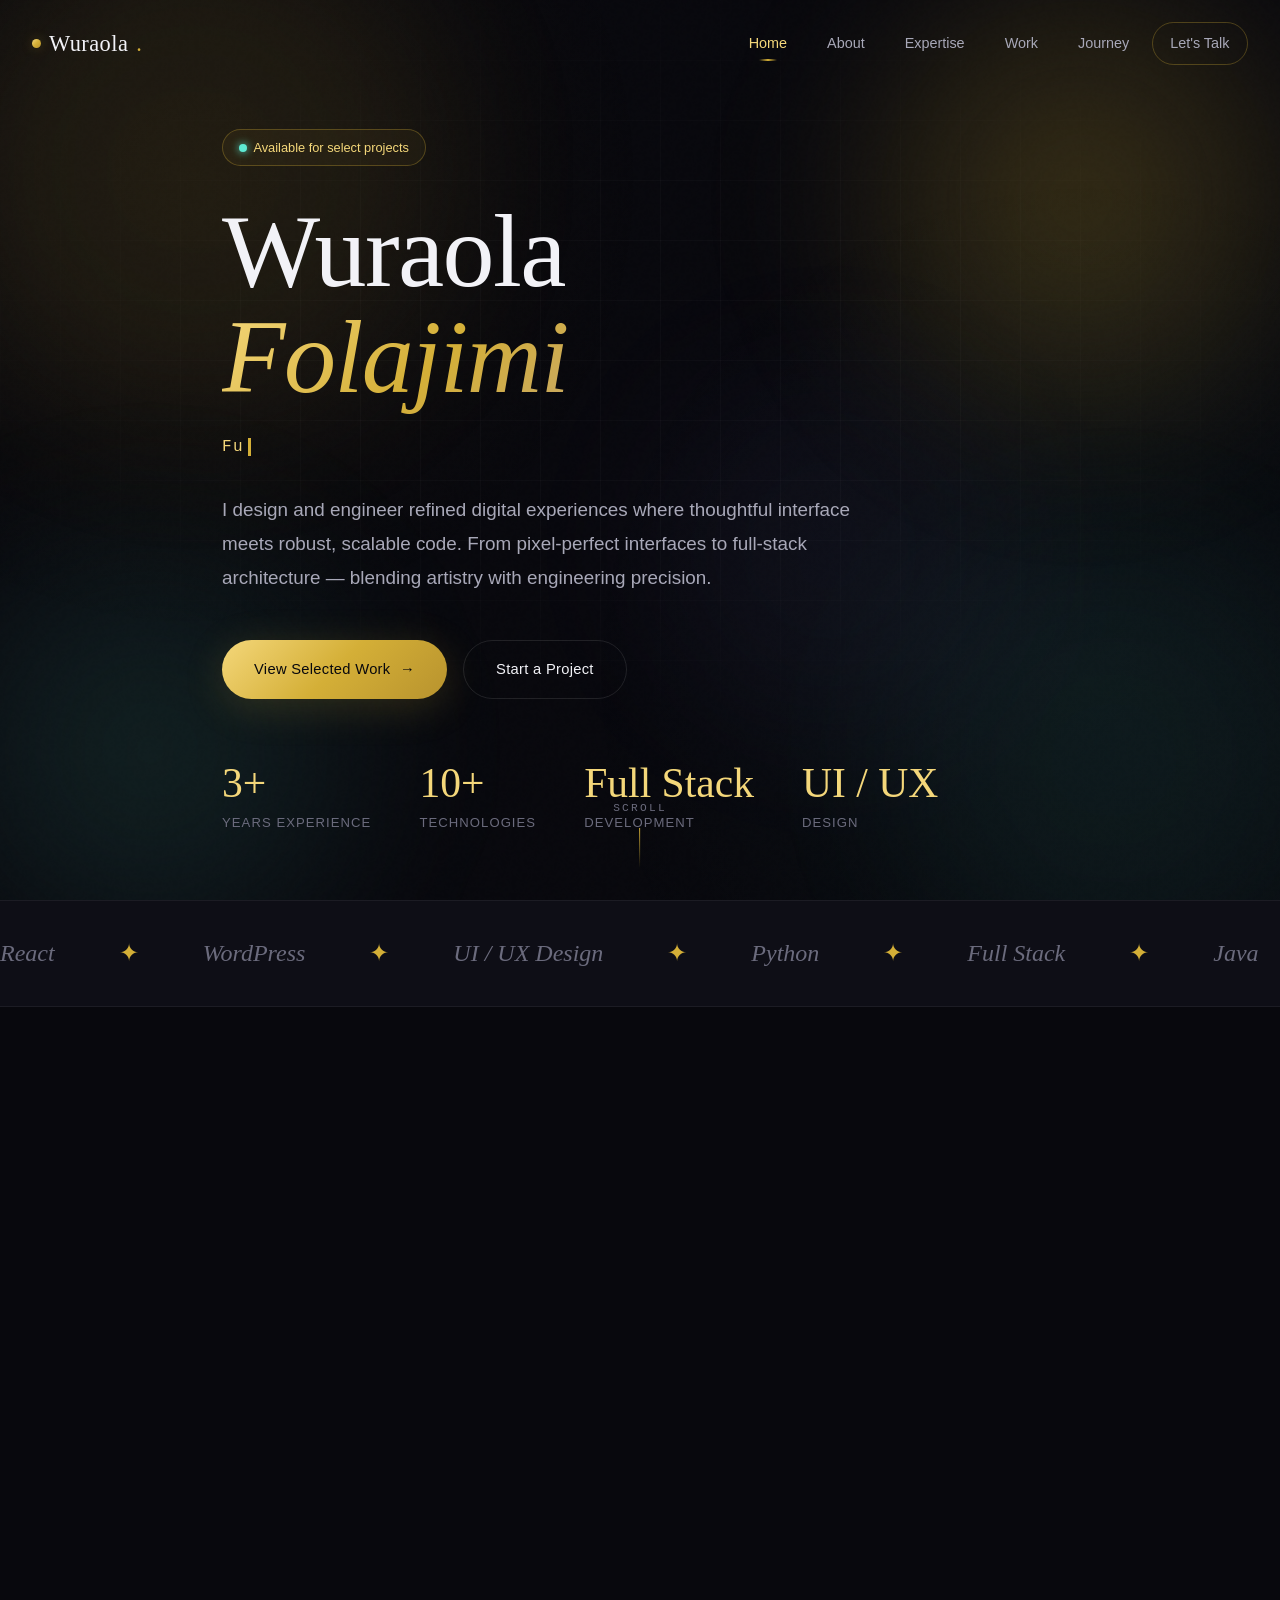
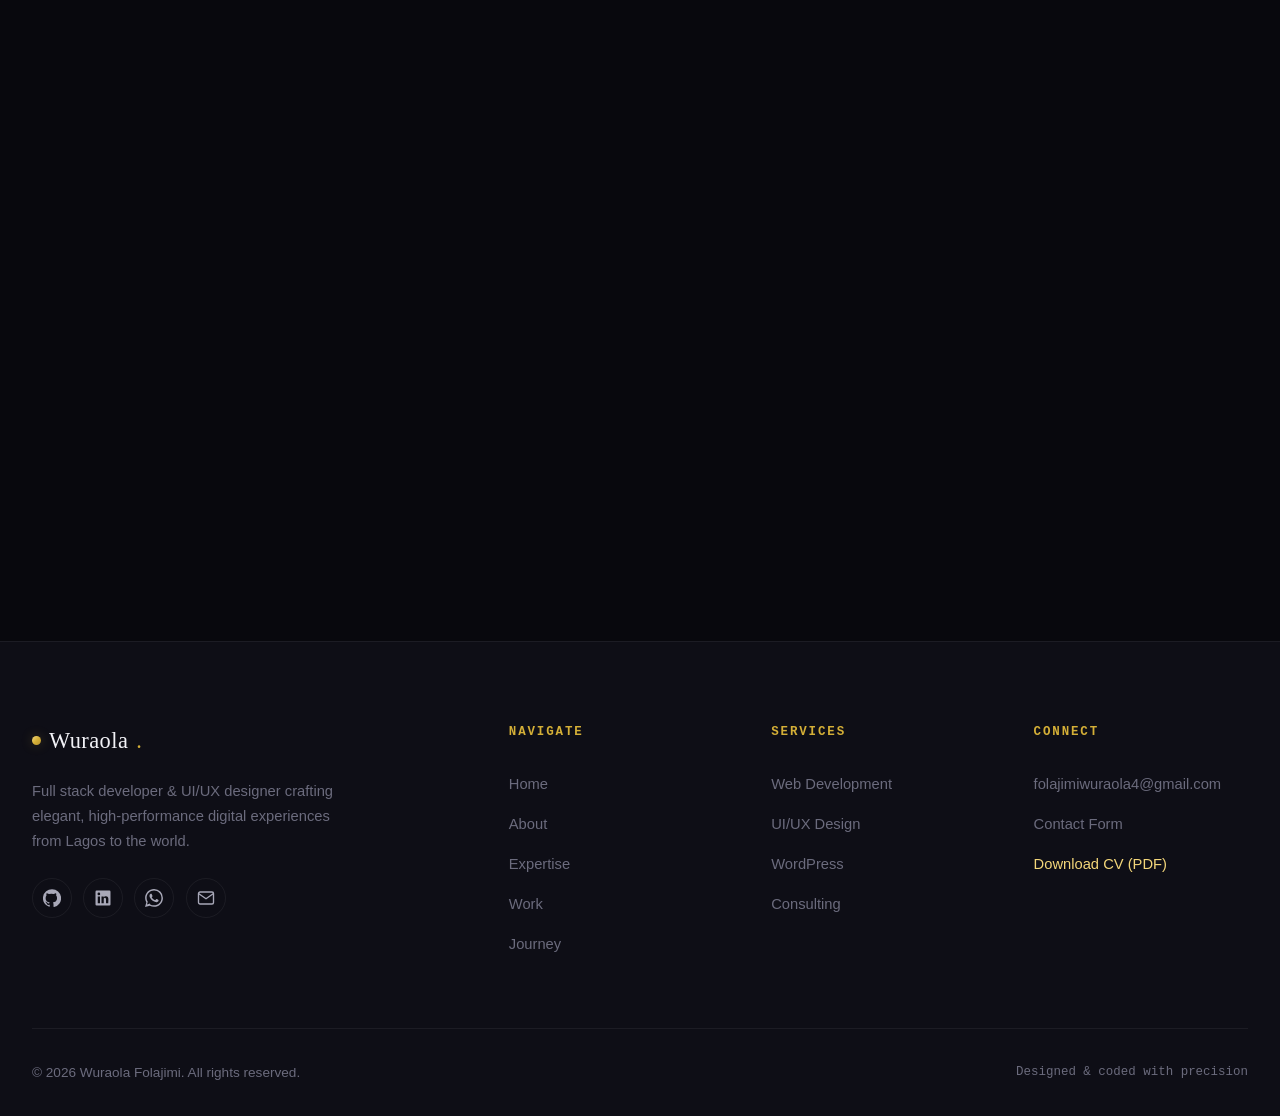
<file: backup/index.html>
<!DOCTYPE html>
<html lang="en">
<head>
  <meta charset="UTF-8">
  <meta name="viewport" content="width=device-width, initial-scale=1.0">
  <title>Wuraola Folajimi &mdash; Full Stack Developer &amp; UI/UX Designer</title>
  <meta name="description" content="Wuraola Folajimi is a freelance full stack developer and UI/UX designer based in Lagos, Nigeria. Building fast, elegant web apps and WordPress sites with React, Python, Java, C++ and more.">
  <meta name="author" content="Wuraola Folajimi">
  <meta name="keywords" content="Wuraola Folajimi, full stack developer, UI UX designer, WordPress developer, Lagos, Nigeria, React, Python, Java, web developer">
  <link rel="canonical" href="https://wuraolafolajimi.com/">

  <!-- Open Graph / social previews -->
  <meta property="og:type" content="website">
  <meta property="og:title" content="Wuraola Folajimi &mdash; Full Stack Developer &amp; UI/UX Designer">
  <meta property="og:description" content="Freelance full stack developer and UI/UX designer crafting elegant, high-performance digital experiences from Lagos to the world.">
  <meta property="og:locale" content="en_US">

  <!-- Twitter Card -->
  <meta name="twitter:card" content="summary_large_image">
  <meta name="twitter:title" content="Wuraola Folajimi &mdash; Full Stack Developer &amp; UI/UX Designer">
  <meta name="twitter:description" content="Freelance full stack developer and UI/UX designer crafting elegant, high-performance digital experiences.">

  <!-- Structured data (JSON-LD) -->
  <script type="application/ld+json">
  {
    "@context": "https://schema.org",
    "@type": "Person",
    "name": "Wuraola Folajimi",
    "jobTitle": "Full Stack Developer & UI/UX Designer",
    "url": "https://wuraolafolajimi.com",
    "email": "mailto:folajimiwuraola4@gmail.com",
    "telephone": "+2349130040046",
    "address": { "@type": "PostalAddress", "addressLocality": "Lagos", "addressCountry": "Nigeria" },
    "knowsAbout": ["Full Stack Development", "UI/UX Design", "WordPress", "React", "Python", "Java", "C++"]
  }
  </script>

  <link rel="icon" href="data:image/svg+xml,%3Csvg xmlns='http://www.w3.org/2000/svg' viewBox='0 0 100 100'%3E%3Crect width='100' height='100' rx='22' fill='%2308080d'/%3E%3Ctext x='50' y='68' font-family='Georgia' font-size='52' fill='%23d4af37' text-anchor='middle'%3EW%3C/text%3E%3C/svg%3E">
  <style>
/* ============================================
   WURAOLA FOLAJIMI — PORTFOLIO DESIGN SYSTEM
   Elegant · Mature · Professional
   ============================================ */

/* ---------- Reset & Base ---------- */
*, *::before, *::after {
  margin: 0;
  padding: 0;
  box-sizing: border-box;
}

:root {
  /* Color Palette - Deep & Refined */
  --bg-primary: #08080d;
  --bg-secondary: #0e0e16;
  --bg-surface: #14141f;
  --bg-elevated: #1b1b29;
  --bg-glass: rgba(20, 20, 31, 0.6);

  --gold: #d4af37;
  --gold-light: #f4d77a;
  --gold-deep: #b8932e;
  --gold-glow: rgba(212, 175, 55, 0.25);

  --accent-teal: #5eead4;
  --accent-purple: #a78bfa;

  --text-primary: #f2f2f7;
  --text-secondary: #a8a8b8;
  --text-muted: #6b6b7d;

  --border-subtle: rgba(255, 255, 255, 0.06);
  --border-soft: rgba(255, 255, 255, 0.1);
  --border-gold: rgba(212, 175, 55, 0.3);

  --grad-gold: linear-gradient(135deg, #f4d77a 0%, #d4af37 50%, #b8932e 100%);
  --grad-text: linear-gradient(135deg, #f4d77a 0%, #d4af37 60%, #c9a961 100%);
  --grad-surface: linear-gradient(145deg, #1b1b29 0%, #14141f 100%);
  --grad-overlay: linear-gradient(180deg, transparent 0%, rgba(8,8,13,0.85) 100%);

  /* Typography */
  --font-display: 'Georgia', 'Times New Roman', 'Playfair Display', serif;
  --font-body: -apple-system, BlinkMacSystemFont, 'Segoe UI', 'Helvetica Neue', Arial, sans-serif;
  --font-mono: 'SF Mono', 'Fira Code', 'Courier New', monospace;

  /* Spacing */
  --space-xs: 0.5rem;
  --space-sm: 1rem;
  --space-md: 2rem;
  --space-lg: 4rem;
  --space-xl: 8rem;

  /* Layout */
  --max-width: 1280px;
  --radius-sm: 8px;
  --radius-md: 14px;
  --radius-lg: 24px;
  --radius-full: 999px;

  /* Effects */
  --shadow-soft: 0 4px 24px rgba(0, 0, 0, 0.4);
  --shadow-deep: 0 20px 60px rgba(0, 0, 0, 0.55);
  --shadow-gold: 0 8px 40px rgba(212, 175, 55, 0.18);
  --transition: 0.4s cubic-bezier(0.22, 1, 0.36, 1);
  --transition-slow: 0.7s cubic-bezier(0.22, 1, 0.36, 1);
}

html {
  scroll-behavior: smooth;
  font-size: 16px;
}

body {
  font-family: var(--font-body);
  background-color: var(--bg-primary);
  color: var(--text-primary);
  line-height: 1.7;
  overflow-x: hidden;
  -webkit-font-smoothing: antialiased;
  -moz-osx-font-smoothing: grayscale;
}

/* Ambient background texture */
body::before {
  content: '';
  position: fixed;
  inset: 0;
  background-image:
    radial-gradient(circle at 15% 20%, rgba(212, 175, 55, 0.06) 0%, transparent 35%),
    radial-gradient(circle at 85% 75%, rgba(94, 234, 212, 0.04) 0%, transparent 40%);
  pointer-events: none;
  z-index: 0;
}

/* Subtle noise/grain overlay */
body::after {
  content: '';
  position: fixed;
  inset: 0;
  background-image: url("data:image/svg+xml,%3Csvg viewBox='0 0 200 200' xmlns='http://www.w3.org/2000/svg'%3E%3Cfilter id='n'%3E%3CfeTurbulence type='fractalNoise' baseFrequency='0.85' numOctaves='3' /%3E%3C/filter%3E%3Crect width='100%25' height='100%25' filter='url(%23n)' opacity='0.5'/%3E%3C/svg%3E");
  opacity: 0.025;
  pointer-events: none;
  z-index: 1;
  mix-blend-mode: overlay;
}

img { max-width: 100%; display: block; }
a { color: inherit; text-decoration: none; }
ul { list-style: none; }
button { font-family: inherit; cursor: pointer; border: none; background: none; }

::selection { background: var(--gold-glow); color: var(--gold-light); }

/* Custom scrollbar */
::-webkit-scrollbar { width: 10px; }
::-webkit-scrollbar-track { background: var(--bg-secondary); }
::-webkit-scrollbar-thumb {
  background: linear-gradient(var(--gold-deep), var(--bg-elevated));
  border-radius: 10px;
}
::-webkit-scrollbar-thumb:hover { background: var(--gold); }

/* ---------- Layout Utilities ---------- */
.container {
  width: 100%;
  max-width: var(--max-width);
  margin: 0 auto;
  padding: 0 2rem;
  position: relative;
  z-index: 2;
}

.section {
  padding: 7rem 0;
  position: relative;
  z-index: 2;
}

.section-tight { padding: 5rem 0; }

.eyebrow {
  display: inline-flex;
  align-items: center;
  gap: 0.6rem;
  font-family: var(--font-mono);
  font-size: 0.78rem;
  letter-spacing: 0.25em;
  text-transform: uppercase;
  color: var(--gold);
  margin-bottom: 1.5rem;
}

.eyebrow::before {
  content: '';
  width: 32px;
  height: 1px;
  background: var(--gold);
}

.section-title {
  font-family: var(--font-display);
  font-size: clamp(2.2rem, 5vw, 3.6rem);
  font-weight: 400;
  line-height: 1.15;
  letter-spacing: -0.01em;
  margin-bottom: 1.25rem;
}

.section-subtitle {
  color: var(--text-secondary);
  font-size: 1.08rem;
  max-width: 620px;
  margin-bottom: 3.5rem;
}

.text-gold {
  background: var(--grad-text);
  -webkit-background-clip: text;
  background-clip: text;
  -webkit-text-fill-color: transparent;
}

.text-italic { font-style: italic; }

/* ---------- Navbar ---------- */
.navbar {
  position: fixed;
  top: 0;
  left: 0;
  width: 100%;
  z-index: 1000;
  padding: 1.4rem 0;
  transition: var(--transition);
}

.navbar.scrolled {
  background: rgba(8, 8, 13, 0.8);
  backdrop-filter: blur(18px);
  -webkit-backdrop-filter: blur(18px);
  border-bottom: 1px solid var(--border-subtle);
  padding: 0.9rem 0;
}

.nav-inner {
  display: flex;
  align-items: center;
  justify-content: space-between;
}

.logo {
  font-family: var(--font-display);
  font-size: 1.4rem;
  font-weight: 400;
  letter-spacing: 0.02em;
  display: flex;
  align-items: center;
  gap: 0.5rem;
}

.logo .dot {
  width: 9px;
  height: 9px;
  border-radius: 50%;
  background: var(--grad-gold);
  box-shadow: 0 0 12px var(--gold-glow);
  animation: pulse 2.5s ease-in-out infinite;
}

@keyframes pulse {
  0%, 100% { opacity: 1; transform: scale(1); }
  50% { opacity: 0.5; transform: scale(0.85); }
}

.nav-links {
  display: flex;
  align-items: center;
  gap: 0.3rem;
}

.nav-links a {
  position: relative;
  padding: 0.5rem 1.1rem;
  font-size: 0.9rem;
  color: var(--text-secondary);
  transition: color var(--transition);
  font-weight: 400;
}

.nav-links a:hover { color: var(--text-primary); }

.nav-links a.active { color: var(--gold-light); }

.nav-links a::after {
  content: '';
  position: absolute;
  bottom: 0.2rem;
  left: 50%;
  transform: translateX(-50%) scaleX(0);
  width: 18px;
  height: 1.5px;
  background: var(--gold);
  transition: transform var(--transition);
}

.nav-links a:hover::after,
.nav-links a.active::after {
  transform: translateX(-50%) scaleX(1);
}

.nav-cta {
  display: inline-flex;
  align-items: center;
  gap: 0.5rem;
  padding: 0.65rem 1.4rem;
  font-size: 0.85rem;
  color: var(--gold-light);
  border: 1px solid var(--border-gold);
  border-radius: var(--radius-full);
  transition: var(--transition);
}

.nav-cta:hover {
  background: var(--grad-gold);
  color: var(--bg-primary);
  box-shadow: var(--shadow-gold);
}

.menu-toggle {
  display: none;
  flex-direction: column;
  align-items: center;
  justify-content: center;
  gap: 5px;
  padding: 0.5rem;
  width: 44px;
  height: 44px;
  border-radius: var(--radius-sm);
  transition: background-color var(--transition), color var(--transition);
}

.menu-toggle:hover { background: var(--bg-elevated); }

.menu-toggle span {
  width: 24px;
  height: 2px;
  background: var(--text-primary);
  transition: var(--transition);
}

/* ---------- Buttons ---------- */
.btn {
  display: inline-flex;
  align-items: center;
  gap: 0.6rem;
  padding: 1rem 2rem;
  font-size: 0.92rem;
  font-weight: 500;
  border-radius: var(--radius-full);
  transition: var(--transition);
  position: relative;
  overflow: hidden;
  letter-spacing: 0.02em;
}

.btn-primary {
  background: var(--grad-gold);
  color: var(--bg-primary);
  box-shadow: var(--shadow-gold);
}

.btn-primary:hover {
  transform: translateY(-3px);
  box-shadow: 0 14px 50px rgba(212, 175, 55, 0.35);
}

.btn-ghost {
  border: 1px solid var(--border-soft);
  color: var(--text-primary);
  background: transparent;
}

.btn-ghost:hover {
  border-color: var(--gold);
  color: var(--gold-light);
  transform: translateY(-3px);
}

.btn .arrow {
  transition: transform var(--transition);
}
.btn:hover .arrow { transform: translateX(4px); }

/* ---------- Cards ---------- */
.card {
  background: var(--grad-surface);
  border: 1px solid var(--border-subtle);
  border-radius: var(--radius-lg);
  padding: 2.2rem;
  transition: var(--transition);
  position: relative;
  overflow: hidden;
}

.card::before {
  content: '';
  position: absolute;
  top: 0;
  left: 0;
  width: 100%;
  height: 1px;
  background: linear-gradient(90deg, transparent, var(--gold), transparent);
  opacity: 0;
  transition: opacity var(--transition);
}

.card:hover {
  transform: translateY(-6px);
  border-color: var(--border-gold);
  box-shadow: var(--shadow-deep);
}

.card:hover::before { opacity: 1; }

/* ---------- Hero ---------- */
.hero {
  min-height: 100vh;
  display: flex;
  align-items: center;
  position: relative;
  padding: 8rem 0 4rem;
  overflow: hidden;
}

.hero-grid-bg {
  position: absolute;
  inset: 0;
  background-image:
    linear-gradient(rgba(255,255,255,0.025) 1px, transparent 1px),
    linear-gradient(90deg, rgba(255,255,255,0.025) 1px, transparent 1px);
  background-size: 60px 60px;
  mask-image: radial-gradient(ellipse 80% 60% at 50% 40%, black 30%, transparent 75%);
  -webkit-mask-image: radial-gradient(ellipse 80% 60% at 50% 40%, black 30%, transparent 75%);
  z-index: 0;
}

.hero-glow {
  position: absolute;
  width: 600px;
  height: 600px;
  border-radius: 50%;
  background: radial-gradient(circle, var(--gold-glow) 0%, transparent 70%);
  filter: blur(60px);
  z-index: 0;
  animation: floatGlow 10s ease-in-out infinite;
}

.hero-glow.one { top: -100px; right: -100px; }
.hero-glow.two {
  bottom: -150px; left: -150px;
  background: radial-gradient(circle, rgba(94,234,212,0.12) 0%, transparent 70%);
  animation-delay: -5s;
}

@keyframes floatGlow {
  0%, 100% { transform: translate(0, 0); }
  50% { transform: translate(40px, -40px); }
}

.hero-content {
  position: relative;
  z-index: 2;
  max-width: 900px;
}

.hero-name {
  font-family: var(--font-display);
  font-size: clamp(3rem, 9vw, 6.5rem);
  font-weight: 400;
  line-height: 1.02;
  letter-spacing: -0.02em;
  margin-bottom: 1.5rem;
}

.hero-role {
  font-family: var(--font-mono);
  font-size: 1rem;
  color: var(--gold-light);
  letter-spacing: 0.08em;
  margin-bottom: 2rem;
  min-height: 1.5em;
}

.type-cursor {
  display: inline-block;
  width: 3px;
  height: 1.1em;
  background: var(--gold);
  margin-left: 4px;
  vertical-align: text-bottom;
  animation: blink 1s steps(2) infinite;
}

@keyframes blink { 50% { opacity: 0; } }

.hero-desc {
  font-size: 1.18rem;
  color: var(--text-secondary);
  max-width: 580px;
  margin-bottom: 2.8rem;
  line-height: 1.8;
}

.hero-actions {
  display: flex;
  gap: 1rem;
  flex-wrap: wrap;
  margin-bottom: 4rem;
}

.hero-stats {
  display: flex;
  gap: 3rem;
  flex-wrap: wrap;
}

.stat .num {
  font-family: var(--font-display);
  font-size: 2.6rem;
  color: var(--gold-light);
  line-height: 1;
}

.stat .label {
  font-size: 0.82rem;
  color: var(--text-muted);
  letter-spacing: 0.08em;
  text-transform: uppercase;
  margin-top: 0.5rem;
}

/* Scroll indicator */
.scroll-indicator {
  position: absolute;
  bottom: 2rem;
  left: 50%;
  transform: translateX(-50%);
  z-index: 2;
  display: flex;
  flex-direction: column;
  align-items: center;
  gap: 0.6rem;
  color: var(--text-muted);
  font-family: var(--font-mono);
  font-size: 0.7rem;
  letter-spacing: 0.2em;
}

.scroll-indicator .line {
  width: 1px;
  height: 40px;
  background: linear-gradient(var(--gold), transparent);
  position: relative;
  overflow: hidden;
}

.scroll-indicator .line::after {
  content: '';
  position: absolute;
  top: -40px;
  left: 0;
  width: 100%;
  height: 40px;
  background: var(--gold-light);
  animation: scrollDown 2s ease-in-out infinite;
}

@keyframes scrollDown {
  0% { top: -40px; }
  100% { top: 40px; }
}

/* ---------- Marquee ---------- */
.marquee {
  border-top: 1px solid var(--border-subtle);
  border-bottom: 1px solid var(--border-subtle);
  padding: 2rem 0;
  overflow: hidden;
  background: var(--bg-secondary);
  position: relative;
  z-index: 2;
}

.marquee-track {
  display: flex;
  gap: 4rem;
  white-space: nowrap;
  animation: marquee 35s linear infinite;
  width: max-content;
}

@keyframes marquee {
  0% { transform: translateX(0); }
  100% { transform: translateX(-50%); }
}

.marquee-item {
  font-family: var(--font-display);
  font-size: 1.5rem;
  color: var(--text-muted);
  display: flex;
  align-items: center;
  gap: 4rem;
  font-style: italic;
}

.marquee-item .star {
  color: var(--gold);
  font-style: normal;
}

/* ---------- Two Column ---------- */
.two-col {
  display: grid;
  grid-template-columns: 1fr 1fr;
  gap: 5rem;
  align-items: center;
}

.two-col.reverse .col:first-child { order: 2; }

/* ---------- About / Bio ---------- */
.bio-text p {
  margin-bottom: 1.3rem;
  color: var(--text-secondary);
  font-size: 1.05rem;
}

.bio-text p strong { color: var(--text-primary); font-weight: 600; }

.signature {
  font-family: var(--font-display);
  font-style: italic;
  font-size: 1.8rem;
  color: var(--gold-light);
  margin-top: 2rem;
}

/* Portrait frame */
.portrait-frame {
  position: relative;
  border-radius: var(--radius-lg);
  overflow: hidden;
  aspect-ratio: 4/5;
  background: var(--grad-surface);
  border: 1px solid var(--border-soft);
}

.portrait-image {
  position: absolute;
  inset: 0;
  width: 100%;
  height: 100%;
  object-fit: cover;
  object-position: center 28%;
}

.portrait-frame::before {
  content: '';
  position: absolute;
  inset: 0;
  background: var(--grad-overlay);
  z-index: 2;
}

.portrait-art {
  position: absolute;
  inset: 0;
  background:
    radial-gradient(circle at 30% 30%, rgba(212,175,55,0.4), transparent 50%),
    radial-gradient(circle at 70% 60%, rgba(94,234,212,0.25), transparent 50%),
    linear-gradient(160deg, #1b1b29, #0e0e16);
}

.portrait-initials {
  position: absolute;
  inset: 0;
  display: flex;
  align-items: center;
  justify-content: center;
  font-family: var(--font-display);
  font-size: 7rem;
  color: rgba(255,255,255,0.08);
  z-index: 1;
  letter-spacing: 0.1em;
}

.portrait-badge {
  position: absolute;
  bottom: 1.5rem;
  left: 1.5rem;
  right: 1.5rem;
  z-index: 3;
  display: flex;
  align-items: center;
  gap: 1rem;
  padding: 1rem 1.2rem;
  background: var(--bg-glass);
  backdrop-filter: blur(12px);
  -webkit-backdrop-filter: blur(12px);
  border: 1px solid var(--border-soft);
  border-radius: var(--radius-md);
}

.portrait-badge .avail-dot {
  width: 10px;
  height: 10px;
  border-radius: 50%;
  background: var(--accent-teal);
  box-shadow: 0 0 10px var(--accent-teal);
  animation: pulse 2s infinite;
}

.portrait-badge .small { font-size: 0.78rem; }
.portrait-badge .small strong { display: block; color: var(--text-primary); }

/* ---------- Skill Bars ---------- */
.skill-row { margin-bottom: 1.8rem; }

.skill-head {
  display: flex;
  justify-content: space-between;
  margin-bottom: 0.6rem;
}

.skill-head .name { font-weight: 500; font-size: 0.95rem; }
.skill-head .pct { font-family: var(--font-mono); font-size: 0.85rem; color: var(--gold); }

.skill-track {
  height: 6px;
  background: var(--bg-elevated);
  border-radius: var(--radius-full);
  overflow: hidden;
}

.skill-fill {
  height: 100%;
  background: var(--grad-gold);
  border-radius: var(--radius-full);
  width: 0;
  transition: width 1.6s cubic-bezier(0.22, 1, 0.36, 1);
  position: relative;
}

.skill-fill::after {
  content: '';
  position: absolute;
  right: 0;
  top: 50%;
  transform: translateY(-50%);
  width: 12px;
  height: 12px;
  border-radius: 50%;
  background: var(--gold-light);
  box-shadow: 0 0 12px var(--gold);
}

/* ---------- Tech Grid (languages) ---------- */
.tech-grid {
  display: grid;
  grid-template-columns: repeat(auto-fill, minmax(160px, 1fr));
  gap: 1.2rem;
}

.tech-chip {
  display: flex;
  align-items: center;
  gap: 0.9rem;
  padding: 1.1rem 1.3rem;
  background: var(--grad-surface);
  border: 1px solid var(--border-subtle);
  border-radius: var(--radius-md);
  transition: var(--transition);
}

.tech-chip:hover {
  transform: translateY(-4px);
  border-color: var(--border-gold);
  box-shadow: var(--shadow-soft);
}

.tech-icon {
  width: 34px;
  height: 34px;
  border-radius: var(--radius-sm);
  display: flex;
  align-items: center;
  justify-content: center;
  font-family: var(--font-mono);
  font-weight: 700;
  font-size: 0.9rem;
  color: var(--bg-primary);
  flex-shrink: 0;
}

.tech-chip .name { font-size: 0.92rem; font-weight: 500; }
.tech-chip .cat { font-size: 0.72rem; color: var(--text-muted); }

/* ---------- Services / What I Do ---------- */
.services-grid {
  display: grid;
  grid-template-columns: repeat(auto-fit, minmax(300px, 1fr));
  gap: 1.5rem;
}

.service-card { padding: 2.4rem; }

.service-num {
  font-family: var(--font-mono);
  font-size: 0.78rem;
  color: var(--gold);
  letter-spacing: 0.15em;
  margin-bottom: 1.2rem;
}

.service-icon {
  width: 56px;
  height: 56px;
  border-radius: var(--radius-md);
  background: linear-gradient(135deg, rgba(212,175,55,0.15), rgba(212,175,55,0.03));
  border: 1px solid var(--border-gold);
  display: flex;
  align-items: center;
  justify-content: center;
  margin-bottom: 1.5rem;
  color: var(--gold-light);
}

.service-card h3 {
  font-family: var(--font-display);
  font-size: 1.45rem;
  font-weight: 400;
  margin-bottom: 0.8rem;
}

.service-card p {
  color: var(--text-secondary);
  font-size: 0.96rem;
  margin-bottom: 1.3rem;
}

.service-list li {
  font-size: 0.86rem;
  color: var(--text-muted);
  padding: 0.35rem 0;
  padding-left: 1.4rem;
  position: relative;
}

.service-list li::before {
  content: '—';
  position: absolute;
  left: 0;
  color: var(--gold);
}

/* ---------- Projects ---------- */
.project-filter {
  display: flex;
  gap: 0.6rem;
  flex-wrap: wrap;
  margin-bottom: 3rem;
}

.filter-btn {
  padding: 0.6rem 1.3rem;
  font-size: 0.85rem;
  color: var(--text-secondary);
  border: 1px solid var(--border-subtle);
  border-radius: var(--radius-full);
  transition: var(--transition);
}

.filter-btn:hover, .filter-btn.active {
  color: var(--gold-light);
  border-color: var(--border-gold);
  background: rgba(212,175,55,0.05);
}

.projects-grid {
  display: grid;
  grid-template-columns: repeat(auto-fit, minmax(360px, 1fr));
  gap: 2rem;
}

.project-card {
  border-radius: var(--radius-lg);
  overflow: hidden;
  background: var(--grad-surface);
  border: 1px solid var(--border-subtle);
  transition: var(--transition);
}

.project-card:hover {
  transform: translateY(-8px);
  border-color: var(--border-gold);
  box-shadow: var(--shadow-deep);
}

.selected-projects-grid {
  grid-template-columns: repeat(auto-fit, minmax(min(100%, 320px), 1fr));
  align-items: stretch;
}

.selected-projects-grid .project-card {
  display: flex;
  flex-direction: column;
  min-width: 0;
}

.project-preview-link {
  display: block;
  overflow: hidden;
}

.selected-projects-grid .project-visual {
  aspect-ratio: 16 / 10;
  height: auto;
  background: var(--bg-elevated);
}

.selected-projects-grid .project-visual img {
  position: absolute;
  inset: 0;
  width: 100%;
  height: 100%;
  object-fit: cover;
  object-position: top center;
  transition: transform 0.6s cubic-bezier(0.16, 1, 0.3, 1);
}

.selected-projects-grid .project-visual::after {
  background: linear-gradient(180deg, transparent 48%, rgba(8, 8, 13, 0.72));
}

.selected-projects-grid .project-card:hover .project-visual img {
  transform: scale(1.04);
}

.preview-visit {
  position: absolute;
  z-index: 1;
  right: 1rem;
  bottom: 0.9rem;
  color: #fff;
  font-size: 0.82rem;
  opacity: 0;
  transform: translateY(5px);
  transition: opacity 0.25s ease, transform 0.25s ease;
}

.selected-projects-grid .project-card:hover .preview-visit,
.selected-projects-grid .project-preview-link:focus-visible .preview-visit {
  opacity: 1;
  transform: translateY(0);
}

.selected-projects-grid .project-body {
  display: flex;
  flex: 1;
  flex-direction: column;
  align-items: flex-start;
}

.selected-projects-grid .project-body p {
  flex: 1;
}

.project-card-link {
  display: inline-flex;
  gap: 0.45rem;
  align-items: center;
  margin-top: 1.3rem;
  color: var(--gold-light);
  font-size: 0.86rem;
}

.project-card-link:hover { color: var(--gold); }

@media (max-width: 480px) {
  .selected-projects-grid { gap: 1.25rem; }
  .selected-projects-grid .project-body { padding: 1.35rem; }
}

.project-visual {
  height: 240px;
  position: relative;
  overflow: hidden;
  display: flex;
  align-items: center;
  justify-content: center;
}

.project-visual::after {
  content: '';
  position: absolute;
  inset: 0;
  background: var(--grad-overlay);
}

.project-visual .glyph {
  font-family: var(--font-display);
  font-size: 5rem;
  color: rgba(255,255,255,0.15);
  z-index: 1;
  font-style: italic;
}

.project-body { padding: 1.8rem; }

.project-cat {
  font-family: var(--font-mono);
  font-size: 0.72rem;
  letter-spacing: 0.15em;
  text-transform: uppercase;
  color: var(--gold);
  margin-bottom: 0.7rem;
}

.project-body h3 {
  font-family: var(--font-display);
  font-size: 1.5rem;
  font-weight: 400;
  margin-bottom: 0.7rem;
}

.project-body p {
  color: var(--text-secondary);
  font-size: 0.93rem;
  margin-bottom: 1.2rem;
}

.project-tags {
  display: flex;
  flex-wrap: wrap;
  gap: 0.5rem;
}

.project-tags span {
  font-size: 0.72rem;
  padding: 0.3rem 0.7rem;
  background: var(--bg-elevated);
  border: 1px solid var(--border-subtle);
  border-radius: var(--radius-full);
  color: var(--text-muted);
}

/* ---------- Timeline ---------- */
.timeline {
  position: relative;
  max-width: 900px;
  margin: 0 auto;
}

.timeline::before {
  content: '';
  position: absolute;
  left: 0;
  top: 0;
  bottom: 0;
  width: 1px;
  background: linear-gradient(var(--gold), var(--border-subtle) 80%, transparent);
}

.tl-item {
  position: relative;
  padding-left: 2.8rem;
  padding-bottom: 3.5rem;
}

.tl-item:last-child { padding-bottom: 0; }

.tl-item::before {
  content: '';
  position: absolute;
  left: -6px;
  top: 6px;
  width: 13px;
  height: 13px;
  border-radius: 50%;
  background: var(--bg-primary);
  border: 2px solid var(--gold);
  box-shadow: 0 0 0 4px rgba(212,175,55,0.1);
}

.tl-period {
  font-family: var(--font-mono);
  font-size: 0.78rem;
  color: var(--gold);
  letter-spacing: 0.1em;
  margin-bottom: 0.5rem;
}

.tl-item h3 {
  font-family: var(--font-display);
  font-size: 1.4rem;
  font-weight: 400;
  margin-bottom: 0.3rem;
}

.tl-company {
  color: var(--text-secondary);
  font-size: 0.95rem;
  margin-bottom: 1rem;
}

.tl-item p {
  color: var(--text-muted);
  font-size: 0.95rem;
  margin-bottom: 1rem;
}

.tl-points li {
  font-size: 0.9rem;
  color: var(--text-secondary);
  padding: 0.3rem 0 0.3rem 1.3rem;
  position: relative;
}

.tl-points li::before {
  content: '▸';
  position: absolute;
  left: 0;
  color: var(--gold);
}

/* ---------- Stats Band ---------- */
.stats-band {
  display: grid;
  grid-template-columns: repeat(auto-fit, minmax(180px, 1fr));
  gap: 2rem;
  padding: 4rem 3rem;
  background: var(--grad-surface);
  border: 1px solid var(--border-subtle);
  border-radius: var(--radius-lg);
  position: relative;
  overflow: hidden;
}

.stats-band::before {
  content: '';
  position: absolute;
  inset: 0;
  background: radial-gradient(circle at 80% 20%, var(--gold-glow), transparent 60%);
}

.stat-block { text-align: center; position: relative; }
.stat-block .num {
  font-family: var(--font-display);
  font-size: 3.2rem;
  color: var(--gold-light);
  line-height: 1;
}
.stat-block .label {
  color: var(--text-secondary);
  font-size: 0.9rem;
  margin-top: 0.6rem;
  letter-spacing: 0.05em;
}

/* ---------- Process / Timeline steps ---------- */
.process-grid {
  display: grid;
  grid-template-columns: repeat(auto-fit, minmax(240px, 1fr));
  gap: 1.5rem;
}

.process-step {
  padding: 2.2rem;
  border: 1px solid var(--border-subtle);
  border-radius: var(--radius-lg);
  background: var(--bg-secondary);
  transition: var(--transition);
  position: relative;
}

.process-step:hover {
  border-color: var(--border-gold);
  transform: translateY(-5px);
}

.process-step .step-num {
  font-family: var(--font-display);
  font-size: 3rem;
  color: rgba(212,175,55,0.3);
  line-height: 1;
  margin-bottom: 1rem;
}

.process-step h4 {
  font-family: var(--font-display);
  font-size: 1.25rem;
  font-weight: 400;
  margin-bottom: 0.6rem;
}

.process-step p {
  color: var(--text-muted);
  font-size: 0.9rem;
}

/* ---------- Testimonial ---------- */
.testimonial {
  max-width: 820px;
  margin: 0 auto;
  text-align: center;
  padding: 3rem 2rem;
}

.testimonial .quote-mark {
  font-family: var(--font-display);
  font-size: 5rem;
  color: var(--gold);
  line-height: 0.5;
  margin-bottom: 1.5rem;
}

.testimonial blockquote {
  font-family: var(--font-display);
  font-size: clamp(1.3rem, 3vw, 1.9rem);
  font-style: italic;
  line-height: 1.6;
  color: var(--text-primary);
  margin-bottom: 2rem;
  font-weight: 400;
}

.testimonial .author {
  display: flex;
  align-items: center;
  justify-content: center;
  gap: 1rem;
}

.testimonial .avatar {
  width: 48px;
  height: 48px;
  border-radius: 50%;
  background: var(--grad-gold);
  display: flex;
  align-items: center;
  justify-content: center;
  font-family: var(--font-display);
  color: var(--bg-primary);
  font-weight: 700;
}

.testimonial .author-info { text-align: left; }
.testimonial .author-info strong { display: block; font-size: 0.95rem; }
.testimonial .author-info span { font-size: 0.82rem; color: var(--text-muted); }

/* ---------- Contact ---------- */
.contact-grid {
  display: grid;
  grid-template-columns: 1fr 1fr;
  gap: 4rem;
}

.contact-info h3 {
  font-family: var(--font-display);
  font-size: 1.6rem;
  font-weight: 400;
  margin-bottom: 1rem;
}

.contact-info p {
  color: var(--text-secondary);
  margin-bottom: 2.5rem;
}

.contact-detail {
  display: flex;
  align-items: center;
  gap: 1.2rem;
  padding: 1.3rem 0;
  border-bottom: 1px solid var(--border-subtle);
}

.contact-detail .ic {
  width: 44px;
  height: 44px;
  border-radius: var(--radius-sm);
  background: var(--bg-elevated);
  border: 1px solid var(--border-subtle);
  display: flex;
  align-items: center;
  justify-content: center;
  color: var(--gold);
  flex-shrink: 0;
}

.contact-detail .det-label { font-size: 0.75rem; color: var(--text-muted); text-transform: uppercase; letter-spacing: 0.1em; }
.contact-detail .det-value { font-size: 0.98rem; color: var(--text-primary); }

/* Form */
.form-card {
  background: var(--grad-surface);
  border: 1px solid var(--border-subtle);
  border-radius: var(--radius-lg);
  padding: 2.5rem;
}

.form-group { margin-bottom: 1.5rem; }

.form-group label {
  display: block;
  font-size: 0.82rem;
  color: var(--text-secondary);
  margin-bottom: 0.5rem;
  letter-spacing: 0.03em;
}

.form-group input,
.form-group textarea,
.form-group select {
  width: 100%;
  padding: 0.95rem 1.1rem;
  background: var(--bg-secondary);
  border: 1px solid var(--border-subtle);
  border-radius: var(--radius-sm);
  color: var(--text-primary);
  font-family: var(--font-body);
  font-size: 0.95rem;
  transition: var(--transition);
}

.form-group input:focus,
.form-group textarea:focus,
.form-group select:focus {
  outline: none;
  border-color: var(--gold);
  box-shadow: 0 0 0 3px var(--gold-glow);
}

.form-group textarea { resize: vertical; min-height: 130px; }

.form-row { display: grid; grid-template-columns: 1fr 1fr; gap: 1.2rem; }

.form-note {
  font-size: 0.8rem;
  color: var(--text-muted);
  margin-top: 1rem;
  text-align: center;
}

/* ---------- FAQ ---------- */
.faq-item {
  border: 1px solid var(--border-subtle);
  border-radius: var(--radius-md);
  margin-bottom: 1rem;
  overflow: hidden;
  background: var(--bg-secondary);
  transition: var(--transition);
}

.faq-item:hover { border-color: var(--border-soft); }

.faq-q {
  display: flex;
  justify-content: space-between;
  align-items: center;
  padding: 1.4rem 1.6rem;
  font-family: var(--font-display);
  font-size: 1.1rem;
  font-weight: 400;
  cursor: pointer;
  transition: var(--transition);
}

.faq-q:hover { color: var(--gold-light); }

.faq-q .toggle {
  width: 26px;
  height: 26px;
  border-radius: 50%;
  border: 1px solid var(--border-gold);
  display: flex;
  align-items: center;
  justify-content: center;
  color: var(--gold);
  font-size: 1.1rem;
  transition: var(--transition);
  flex-shrink: 0;
}

.faq-item.open .toggle { transform: rotate(45deg); background: var(--grad-gold); color: var(--bg-primary); }

.faq-a {
  max-height: 0;
  overflow: hidden;
  transition: max-height 0.5s ease, padding 0.5s ease;
  padding: 0 1.6rem;
  color: var(--text-secondary);
  font-size: 0.95rem;
}

.faq-item.open .faq-a {
  max-height: 300px;
  padding: 0 1.6rem 1.5rem;
}

/* ---------- CTA Banner ---------- */
.cta-banner {
  text-align: center;
  padding: 5rem 3rem;
  background: var(--grad-surface);
  border: 1px solid var(--border-subtle);
  border-radius: var(--radius-lg);
  position: relative;
  overflow: hidden;
}

.cta-banner::before {
  content: '';
  position: absolute;
  top: -50%;
  left: 50%;
  transform: translateX(-50%);
  width: 700px;
  height: 700px;
  background: radial-gradient(circle, var(--gold-glow), transparent 60%);
}

.cta-banner > * { position: relative; z-index: 2; }

.cta-banner h2 {
  font-family: var(--font-display);
  font-size: clamp(2rem, 5vw, 3.4rem);
  font-weight: 400;
  line-height: 1.15;
  margin-bottom: 1.5rem;
}

.cta-banner p {
  color: var(--text-secondary);
  max-width: 520px;
  margin: 0 auto 2.5rem;
  font-size: 1.08rem;
}

/* ---------- Page Header (sub pages) ---------- */
.page-header {
  padding: 12rem 0 5rem;
  position: relative;
  z-index: 2;
  overflow: hidden;
}

.page-header .hero-glow {
  top: 20%;
  right: 5%;
}

.page-header h1 {
  font-family: var(--font-display);
  font-size: clamp(2.8rem, 7vw, 5rem);
  font-weight: 400;
  line-height: 1.05;
  letter-spacing: -0.02em;
  margin-bottom: 1.5rem;
}

.page-header .lead {
  font-size: 1.2rem;
  color: var(--text-secondary);
  max-width: 620px;
  line-height: 1.8;
}

.breadcrumb {
  display: flex;
  align-items: center;
  gap: 0.6rem;
  font-family: var(--font-mono);
  font-size: 0.8rem;
  color: var(--text-muted);
  margin-bottom: 2rem;
  letter-spacing: 0.05em;
}

.breadcrumb a:hover { color: var(--gold-light); }
.breadcrumb .sep { color: var(--text-muted); }

/* ---------- Footer ---------- */
.footer {
  border-top: 1px solid var(--border-subtle);
  padding: 5rem 0 2rem;
  position: relative;
  z-index: 2;
  background: var(--bg-secondary);
}

.footer-grid {
  display: grid;
  grid-template-columns: 2fr 1fr 1fr 1fr;
  gap: 3rem;
  margin-bottom: 4rem;
}

.footer-brand .logo { margin-bottom: 1.2rem; }
.footer-brand p {
  color: var(--text-muted);
  font-size: 0.92rem;
  max-width: 320px;
  margin-bottom: 1.5rem;
}

.footer-col h4 {
  font-family: var(--font-mono);
  font-size: 0.78rem;
  letter-spacing: 0.15em;
  text-transform: uppercase;
  color: var(--gold);
  margin-bottom: 1.3rem;
}

.footer-col ul li { padding: 0.4rem 0; }
.footer-col ul li a {
  color: var(--text-muted);
  font-size: 0.92rem;
  transition: var(--transition);
}
.footer-col ul li a:hover { color: var(--gold-light); padding-left: 4px; }

.social-row { display: flex; gap: 0.7rem; }

.social-link {
  width: 40px;
  height: 40px;
  border-radius: 50%;
  border: 1px solid var(--border-subtle);
  display: flex;
  align-items: center;
  justify-content: center;
  color: var(--text-secondary);
  transition: var(--transition);
}

.social-link:hover {
  border-color: var(--gold);
  color: var(--gold-light);
  transform: translateY(-3px);
}

.footer-bottom {
  display: flex;
  justify-content: space-between;
  align-items: center;
  padding-top: 2rem;
  border-top: 1px solid var(--border-subtle);
  color: var(--text-muted);
  font-size: 0.85rem;
}

.footer-bottom .made-with { font-family: var(--font-mono); font-size: 0.78rem; }

/* ---------- Reveal Animation ---------- */
.reveal {
  opacity: 0;
  transform: translateY(40px);
  transition: opacity 0.9s ease, transform 0.9s ease;
}

.reveal.visible {
  opacity: 1;
  transform: translateY(0);
}

.reveal.delay-1 { transition-delay: 0.1s; }
.reveal.delay-2 { transition-delay: 0.2s; }
.reveal.delay-3 { transition-delay: 0.3s; }
.reveal.delay-4 { transition-delay: 0.4s; }

/* ---------- Floating Dock / Misc ---------- */
.tag-pill {
  display: inline-flex;
  align-items: center;
  gap: 0.4rem;
  padding: 0.4rem 1rem;
  font-size: 0.8rem;
  border-radius: var(--radius-full);
  border: 1px solid var(--border-gold);
  color: var(--gold-light);
  background: rgba(212,175,55,0.05);
}

.divider-label {
  display: flex;
  align-items: center;
  gap: 1.5rem;
  margin: 5rem 0 3rem;
}

.divider-label .line {
  flex: 1;
  height: 1px;
  background: var(--border-subtle);
}

.divider-label span {
  font-family: var(--font-mono);
  font-size: 0.78rem;
  letter-spacing: 0.2em;
  color: var(--text-muted);
  text-transform: uppercase;
}

/* ---------- Responsive ---------- */
@media (max-width: 968px) {
  .two-col { grid-template-columns: 1fr; gap: 3rem; }
  .two-col.reverse .col:first-child { order: 0; }
  .contact-grid { grid-template-columns: 1fr; gap: 3rem; }
  .footer-grid { grid-template-columns: 1fr 1fr; gap: 2.5rem; }
  .form-row { grid-template-columns: 1fr; }
}

@media (max-width: 768px) {
  .nav-links { display: none; }
  .menu-toggle { display: flex; }
  .nav-links.open {
    display: flex;
    flex-direction: column;
    position: absolute;
    top: 100%;
    right: 2rem;
    left: 2rem;
    background: var(--bg-glass);
    backdrop-filter: blur(18px);
    -webkit-backdrop-filter: blur(18px);
    border: 1px solid var(--border-subtle);
    border-radius: var(--radius-md);
    padding: 1rem;
    gap: 0;
    transform-origin: top center;
    animation: navMenuIn 0.22s cubic-bezier(0.16, 1, 0.3, 1) both;
  }
  .nav-links.open a { padding: 0.9rem 1.2rem; width: 100%; }
  .nav-links.open a:active { background: rgba(255, 255, 255, 0.04); }
  .menu-toggle[aria-expanded="true"] span:first-child { transform: translateY(7px) rotate(45deg); }
  .menu-toggle[aria-expanded="true"] span:nth-child(2) { opacity: 0; }
  .menu-toggle[aria-expanded="true"] span:last-child { transform: translateY(-7px) rotate(-45deg); }
  .section { padding: 4.5rem 0; }
  .hero-stats { gap: 1.8rem; }
  .stats-band { padding: 3rem 1.5rem; }
  .footer-grid { grid-template-columns: 1fr; }
  .footer-bottom { flex-direction: column; gap: 1rem; text-align: center; }
  .cta-banner { padding: 3.5rem 1.5rem; }
  .container { padding: 0 1.2rem; }
}

@keyframes navMenuIn {
  from { opacity: 0; transform: translateY(-8px) scale(0.98); }
  to { opacity: 1; transform: translateY(0) scale(1); }
}

/* ============================================================
   UPGRADE LAYER — enhanced components & effects
   (additive; no existing rules removed)
   ============================================================ */

/* ---------- SPA page router (core) ---------- */
.spa-page { display: none; }
.spa-page.active { display: block; animation: pageIn 0.6s cubic-bezier(0.22,1,0.36,1); }
@keyframes pageIn {
  from { opacity: 0; transform: translateY(16px); }
  to   { opacity: 1; transform: translateY(0); }
}

/* ---------- Preloader ---------- */
.preloader {
  position: fixed; inset: 0; z-index: 9999;
  background: var(--bg-primary);
  display: flex; align-items: center; justify-content: center;
  transition: opacity 0.6s ease, visibility 0.6s ease;
}
.preloader.done { opacity: 0; visibility: hidden; }
.pre-inner { text-align: center; }
.pre-mark {
  font-family: var(--font-display);
  font-size: 4rem; color: var(--gold-light);
  width: 96px; height: 96px; margin: 0 auto 1.8rem;
  display: flex; align-items: center; justify-content: center;
  border: 1px solid var(--border-gold); border-radius: 24px;
  background: linear-gradient(145deg, rgba(212,175,55,0.12), transparent);
  box-shadow: 0 0 60px var(--gold-glow);
  animation: preFloat 2s ease-in-out infinite;
}
@keyframes preFloat {
  0%,100% { transform: translateY(0) rotate(0); }
  50% { transform: translateY(-10px) rotate(-3deg); }
}
.pre-bar {
  width: 200px; height: 2px; margin: 0 auto 1rem;
  background: var(--bg-elevated); border-radius: 2px; overflow: hidden;
}
.pre-bar span {
  display: block; height: 100%; width: 0;
  background: var(--grad-gold);
  animation: preLoad 1.1s cubic-bezier(0.5,0,0.3,1) forwards;
}
@keyframes preLoad { to { width: 100%; } }
.pre-txt {
  font-family: var(--font-mono); font-size: 0.72rem;
  letter-spacing: 0.25em; text-transform: uppercase; color: var(--text-muted);
}

  /* (custom cursor styles removed) */

/* ---------- Scroll progress ---------- */
/* (scroll progress bar removed) */

/* ---------- Back to top ---------- */
.back-to-top {
  position: fixed; bottom: 2rem; right: 2rem; z-index: 999;
  width: 48px; height: 48px; border-radius: 50%;
  background: var(--grad-surface);
  border: 1px solid var(--border-gold);
  color: var(--gold-light);
  display: flex; align-items: center; justify-content: center;
  opacity: 0; visibility: hidden; transform: translateY(20px);
  transition: var(--transition);
  box-shadow: var(--shadow-soft);
}
.back-to-top.show { opacity: 1; visibility: visible; transform: translateY(0); }
.back-to-top:hover {
  background: var(--grad-gold); color: var(--bg-primary);
  transform: translateY(-4px); box-shadow: var(--shadow-gold);
}

/* ---------- 3D Tilt cards ---------- */
.tilt {
  transition: transform 0.2s ease, box-shadow 0.4s ease, border-color 0.4s ease;
  transform-style: preserve-3d;
  position: relative;
}
.tilt::after {
  content: ''; position: absolute; inset: 0; border-radius: inherit;
  background: radial-gradient(circle at var(--mx,50%) var(--my,50%), var(--gold-glow), transparent 45%);
  opacity: 0; transition: opacity 0.4s ease; pointer-events: none;
}
.tilt:hover::after { opacity: 1; }

/* ---------- Aurora animated background ---------- */
.aurora { position: fixed; inset: 0; z-index: 0; overflow: hidden; pointer-events: none; }
.aurora span {
  position: absolute; border-radius: 50%; filter: blur(80px); opacity: 0.5;
}
.aurora .a1 { width: 520px; height: 520px; background: rgba(212,175,55,0.22); top: -10%; left: -5%; animation: aurora1 18s ease-in-out infinite; }
.aurora .a2 { width: 460px; height: 460px; background: rgba(94,234,212,0.14); bottom: -10%; right: -5%; animation: aurora2 22s ease-in-out infinite; }
.aurora .a3 { width: 380px; height: 380px; background: rgba(167,139,250,0.12); top: 40%; left: 50%; animation: aurora3 26s ease-in-out infinite; }
@keyframes aurora1 { 0%,100% { transform: translate(0,0) scale(1); } 50% { transform: translate(120px,80px) scale(1.15); } }
@keyframes aurora2 { 0%,100% { transform: translate(0,0) scale(1); } 50% { transform: translate(-100px,-60px) scale(1.1); } }
@keyframes aurora3 { 0%,100% { transform: translate(-50%,-50%) scale(1); } 50% { transform: translate(-40%,-60%) scale(1.2); } }

/* ---------- Brand / Trusted-by strip ---------- */
.brand-strip {
  display: flex; flex-wrap: wrap; align-items: center; justify-content: center;
  gap: 3rem; padding: 3rem 0; opacity: 0.85;
}
.brand-logo {
  font-family: var(--font-display); font-size: 1.4rem; font-style: italic;
  color: var(--text-muted); letter-spacing: 0.04em;
  display: flex; align-items: center; gap: 0.6rem;
  transition: var(--transition); filter: grayscale(1);
}
.brand-logo:hover { color: var(--gold-light); filter: grayscale(0); transform: translateY(-3px); }
.brand-logo .b-ic {
  width: 30px; height: 30px; border-radius: 8px;
  display: flex; align-items: center; justify-content: center;
  background: var(--bg-elevated); border: 1px solid var(--border-subtle);
  font-size: 0.85rem; font-style: normal; color: var(--gold);
}

/* ---------- Testimonial carousel ---------- */
.tst-carousel { max-width: 860px; margin: 0 auto; position: relative; }
.tst-viewport { overflow: hidden; }
.tst-track { display: flex; transition: transform 0.7s cubic-bezier(0.22,1,0.36,1); }
.tst-slide { min-width: 100%; padding: 0 1rem; }
.tst-dots { display: flex; justify-content: center; gap: 0.6rem; margin-top: 2rem; }
.tst-dot {
  width: 9px; height: 9px; border-radius: 50%;
  background: var(--bg-elevated); border: 1px solid var(--border-subtle);
  transition: var(--transition);
}
.tst-dot.active { background: var(--grad-gold); width: 28px; border-radius: 6px; border-color: transparent; }
.tst-nav {
  position: absolute; top: 50%; transform: translateY(-50%);
  width: 44px; height: 44px; border-radius: 50%;
  background: var(--bg-glass); backdrop-filter: blur(10px); -webkit-backdrop-filter: blur(10px);
  border: 1px solid var(--border-subtle); color: var(--text-secondary);
  display: flex; align-items: center; justify-content: center; transition: var(--transition);
}
.tst-nav:hover { border-color: var(--gold); color: var(--gold-light); }
.tst-prev { left: -10px; }
.tst-next { right: -10px; }

/* ---------- Glow border feature card ---------- */
.feature-card {
  position: relative; overflow: hidden;
}
.feature-card .glow-line {
  position: absolute; top: 0; left: -100%; width: 60%; height: 1px;
  background: linear-gradient(90deg, transparent, var(--gold), transparent);
  transition: left 0.8s ease;
}
.feature-card:hover .glow-line { left: 100%; }

/* ---------- Animated gradient text (shimmer) ---------- */
.shimmer-text {
  background: linear-gradient(90deg, var(--gold-light), #fff, var(--gold-light));
  background-size: 200% auto;
  -webkit-background-clip: text; background-clip: text;
  -webkit-text-fill-color: transparent;
  animation: shimmer 4s linear infinite;
}
@keyframes shimmer { to { background-position: 200% center; } }

/* ---------- Pricing / package cards ---------- */
.price-card { position: relative; }
.price-card.featured {
  border-color: var(--border-gold);
  box-shadow: var(--shadow-gold);
}
.price-tag {
  font-family: var(--font-display); font-size: 2.6rem; color: var(--gold-light); line-height: 1;
}
.price-tag .cur { font-size: 1.2rem; vertical-align: top; color: var(--text-secondary); }
.price-period { font-size: 0.85rem; color: var(--text-muted); }
.price-ribbon {
  position: absolute; top: 1.4rem; right: -2.4rem; transform: rotate(45deg);
  background: var(--grad-gold); color: var(--bg-primary);
  font-family: var(--font-mono); font-size: 0.68rem; letter-spacing: 0.12em;
  padding: 0.4rem 2.6rem; text-transform: uppercase;
}

/* ---------- Icon stat tile ---------- */
.icon-stat {
  display: flex; align-items: center; gap: 1.2rem;
  padding: 1.6rem; border-radius: var(--radius-md);
  background: var(--grad-surface); border: 1px solid var(--border-subtle);
  transition: var(--transition);
}
.icon-stat:hover { border-color: var(--border-gold); transform: translateY(-4px); }
.icon-stat .is-ic {
  width: 52px; height: 52px; border-radius: var(--radius-sm); flex-shrink: 0;
  background: linear-gradient(135deg, rgba(212,175,55,0.18), rgba(212,175,55,0.04));
  border: 1px solid var(--border-gold); color: var(--gold-light);
  display: flex; align-items: center; justify-content: center;
}
.icon-stat .is-num { font-family: var(--font-display); font-size: 1.8rem; color: var(--text-primary); line-height: 1; }
.icon-stat .is-lbl { font-size: 0.82rem; color: var(--text-muted); margin-top: 0.3rem; }

/* ---------- Now-next steps (contact) ---------- */
.step-rail { display: grid; grid-template-columns: repeat(auto-fit, minmax(220px,1fr)); gap: 1.2rem; }
.step-rail .sr-item {
  padding: 1.8rem; border-radius: var(--radius-md);
  background: var(--bg-secondary); border: 1px solid var(--border-subtle);
  position: relative; transition: var(--transition);
}
.step-rail .sr-item:hover { border-color: var(--border-gold); transform: translateY(-4px); }
.step-rail .sr-num { font-family: var(--font-mono); font-size: 0.8rem; color: var(--gold); margin-bottom: 0.8rem; }
.step-rail .sr-item h4 { font-family: var(--font-display); font-size: 1.15rem; font-weight: 400; margin-bottom: 0.5rem; }
.step-rail .sr-item p { font-size: 0.88rem; color: var(--text-muted); }

/* ---------- Project card visual upgrade ---------- */
.project-card .project-visual { transition: transform 0.5s ease; }
.project-card:hover .project-visual .glyph { transform: scale(1.15); }
.project-visual .glyph { transition: transform 0.5s ease; }
.project-visual .v-tag {
  position: absolute; top: 1rem; left: 1rem; z-index: 2;
  font-family: var(--font-mono); font-size: 0.68rem; letter-spacing: 0.12em;
  text-transform: uppercase; color: var(--gold-light);
  padding: 0.3rem 0.8rem; border-radius: var(--radius-full);
  background: var(--bg-glass); backdrop-filter: blur(8px); -webkit-backdrop-filter: blur(8px);
  border: 1px solid var(--border-soft);
}
.project-card .view-link {
  display: inline-flex; align-items: center; gap: 0.4rem; margin-top: 1.2rem;
  font-family: var(--font-mono); font-size: 0.78rem; letter-spacing: 0.08em;
  color: var(--gold); text-transform: uppercase; transition: var(--transition);
}
.project-card:hover .view-link { gap: 0.8rem; color: var(--gold-light); }

/* ---------- Section divider ornament ---------- */
.ornament {
  display: flex; align-items: center; justify-content: center; gap: 1rem;
  margin: 4rem 0; color: var(--gold);
}
.ornament .o-line { width: 60px; height: 1px; background: linear-gradient(90deg, transparent, var(--gold)); }
.ornament .o-line.r { background: linear-gradient(90deg, var(--gold), transparent); }
.ornament .o-diamond { width: 8px; height: 8px; background: var(--gold); transform: rotate(45deg); }

/* ---------- Tech category banner ---------- */
.tech-banner {
  display: flex; align-items: center; gap: 1.2rem; margin-bottom: 2rem;
  padding: 1.4rem 1.8rem; border-radius: var(--radius-md);
  background: linear-gradient(135deg, rgba(212,175,55,0.08), transparent);
  border-left: 3px solid var(--gold);
}
.tech-banner .tb-ic {
  width: 46px; height: 46px; border-radius: var(--radius-sm);
  background: var(--bg-elevated); border: 1px solid var(--border-gold);
  display: flex; align-items: center; justify-content: center; color: var(--gold-light); flex-shrink: 0;
}
.tech-banner h3 { font-family: var(--font-display); font-size: 1.3rem; font-weight: 400; }
.tech-banner p { font-size: 0.86rem; color: var(--text-muted); }

/* ---------- Floating section label ---------- */
.sec-label {
  position: sticky; top: 90px; align-self: start;
  writing-mode: vertical-rl; transform: rotate(180deg);
  font-family: var(--font-mono); font-size: 0.72rem; letter-spacing: 0.3em;
  text-transform: uppercase; color: var(--text-muted);
}

/* ---------- Responsive tweaks for new components ---------- */
@media (max-width: 768px) {
  .tst-prev { left: 0; }
  .tst-next { right: 0; }
  .brand-strip { gap: 1.8rem; }
  .price-ribbon { display: none; }
}

/* ============================================================
   MATURITY REFINEMENT LAYER
   Sophistication, accessibility & restraint
   ============================================================ */

/* ---------- Refined font rendering ---------- */
body {
  -webkit-font-smoothing: antialiased;
  -moz-osx-font-smoothing: grayscale;
  text-rendering: optimizeLegibility;
}

/* ---------- Accessibility: focus-visible states ---------- */
a:focus-visible,
button:focus-visible,
input:focus-visible,
textarea:focus-visible,
select:focus-visible,
[data-page]:focus-visible {
  outline: 2px solid var(--gold);
  outline-offset: 3px;
  border-radius: 4px;
}

/* ---------- Respect reduced motion (accessibility = maturity) ---------- */
@media (prefers-reduced-motion: reduce) {
  *, *::before, *::after {
    animation-duration: 0.01ms !important;
    animation-iteration-count: 1 !important;
    transition-duration: 0.01ms !important;
    scroll-behavior: auto !important;
  }
  .preloader { display: none !important; }
  .reveal { opacity: 1 !important; transform: none !important; }
}

/* ---------- Tone down the aurora for restraint ---------- */
.aurora span { opacity: 0.34; }

/* ---------- Reading measure for body paragraphs ---------- */
.bio-text p,
.section-subtitle,
.hero-desc,
.tl-item p,
.service-card p {
  max-width: 62ch;
}

/* ---------- Refined heading tracking ---------- */
.section-title,
.hero-name,
.page-header h1 {
  letter-spacing: -0.015em;
}
.eyebrow { letter-spacing: 0.22em; }

/* ---------- Slower, more confident global easing ---------- */
.card,
.service-card,
.tech-chip,
.project-card,
.process-step,
.icon-stat,
.sr-item {
  transition: transform 0.5s cubic-bezier(0.16, 1, 0.3, 1),
              box-shadow 0.5s cubic-bezier(0.16, 1, 0.3, 1),
              border-color 0.5s ease;
}

/* ---------- Refined card hover (less jumpy, more elegant) ---------- */
.card:hover,
.service-card:hover {
  transform: translateY(-5px);
}

/* ---------- Underline-on-hover for inline footer/nav links ---------- */
.footer-col a,
.breadcrumb a {
  position: relative;
  transition: color 0.4s ease, padding-left 0.4s ease;
}
.footer-col a:hover { padding-left: 6px; }

/* ---------- Refined project card: subtle image zoom, not jump ---------- */
.project-card:hover {
  transform: translateY(-6px);
}
.project-card .project-visual {
  transition: filter 0.6s ease;
}
.project-card:hover .project-visual {
  filter: brightness(1.08);
}

/* ---------- Tasteful link treatment for body text ---------- */
.bio-text a,
.bio-text strong a {
  color: var(--gold-light);
  text-decoration: none;
  border-bottom: 1px solid rgba(212, 175, 55, 0.3);
  transition: border-color 0.3s ease;
}
.bio-text a:hover { border-bottom-color: var(--gold); }

/* ---------- Refined eyebrow with finer rule ---------- */
.eyebrow::before {
  width: 24px;
  opacity: 0.7;
}

/* ---------- Section breathing room refinement ---------- */
.section { padding: 7.5rem 0; }

/* ---------- Form field refinement ---------- */
.form-group input::placeholder,
.form-group textarea::placeholder {
  color: var(--text-muted);
  opacity: 0.6;
}

/* ---------- Nav link finer hover underline ---------- */
.nav-links a::after {
  background: linear-gradient(90deg, transparent, var(--gold), transparent);
}

/* ---------- Quote refinement ---------- */
.testimonial blockquote {
  letter-spacing: -0.005em;
}

/* ---------- Preloader refinement: slower, calmer ---------- */
.pre-mark { animation-duration: 2.6s; }

/* ---------- Subtle scrollbar refinement ---------- */
::-webkit-scrollbar-thumb {
  border: 2px solid var(--bg-secondary);
}

/* ---------- Disabled state for form buttons during send ---------- */
button:disabled { opacity: 0.7; cursor: default; }

/* ---------- Skip link (accessibility) ---------- */
.skip-link {
  position: absolute; top: -100px; left: 1rem; z-index: 10002;
  background: var(--gold); color: var(--bg-primary);
  padding: 0.7rem 1.2rem; border-radius: 0 0 8px 8px;
  font-size: 0.85rem; font-weight: 600; transition: top 0.3s ease;
}
.skip-link:focus { top: 0; }

/* ============================================================
   TWEAKS LAYER — surgical adjustments per client request
   ============================================================ */

/* 1. Reduced portrait size (Home intro + About) */
.portrait-frame {
  max-width: 300px;
  margin-left: auto;
  margin-right: auto;
  aspect-ratio: 4/5;
}
@media (max-width: 968px) {
  .portrait-frame { max-width: 280px; }
}

/* 2. Compact testimonial (Home "Kind Words") */
.testimonial { padding: 1.5rem 1rem; }
.section-compact { padding: 4rem 0; }

/* 3. Reduced "Beyond the Screen" card (About) */
.beyond-card { max-width: 340px; margin-left: auto; margin-right: auto; }

/* 4. Sequential scroll reveal (stronger stagger) */
.reveal-stagger .reveal { transition-delay: 0s; }
.reveal-stagger .reveal.s1 { transition-delay: 0.12s; }
.reveal-stagger .reveal.s2 { transition-delay: 0.32s; }
.reveal-stagger .reveal.s3 { transition-delay: 0.52s; }
.reveal-stagger .reveal.s4 { transition-delay: 0.72s; }
.reveal-stagger .reveal.s5 { transition-delay: 0.92s; }
.reveal-stagger .reveal.s6 { transition-delay: 1.12s; }

/* 5. Tech chips marquee (Core Stack — Expertise) */
.tech-marquee {
  display: block;
  overflow: hidden;
  padding: 0.5rem 0;
  position: relative;
  -webkit-mask-image: linear-gradient(90deg, transparent, #000 8%, #000 92%, transparent);
  mask-image: linear-gradient(90deg, transparent, #000 8%, #000 92%, transparent);
}
.tech-marquee-track {
  display: flex;
  gap: 1.2rem;
  width: max-content;
  animation: techScroll 28s linear infinite;
}
.tech-marquee-track .tech-chip { flex-shrink: 0; }
.tech-marquee:hover .tech-marquee-track { animation-play-state: paused; }
@keyframes techScroll {
  0% { transform: translateX(0); }
  100% { transform: translateX(-50%); }
}

/* ============================================================
   PRINT RÉSUMÉ — hidden on screen, clean when printing
   ============================================================ */
.resume-print { display: none; }

@media print {
  body { background: #fff !important; color: #111 !important; }
  body::before, body::after, .aurora, .navbar, .footer, .back-to-top,
  .preloader, .skip-link, main { display: none !important; }
  .resume-print {
    display: block !important;
    max-width: 780px; margin: 0 auto; padding: 2rem;
    font-family: 'Georgia', serif; color: #111; line-height: 1.5;
  }
  .resume-print * { color: #111 !important; }
  .rp-head { text-align: center; border-bottom: 2px solid #333; padding-bottom: 1rem; margin-bottom: 1.5rem; }
  .rp-head h1 { font-size: 1.8rem; margin: 0 0 0.2rem; letter-spacing: 0.02em; }
  .rp-title { font-size: 1rem; color: #555 !important; margin: 0 0 0.5rem; }
  .rp-contact { font-size: 0.72rem; color: #444 !important; display: flex; flex-wrap: wrap; justify-content: center; gap: 0.4rem; }
  .rp-section { margin-bottom: 1.2rem; }
  .rp-section h2 { font-size: 0.95rem; text-transform: uppercase; letter-spacing: 0.12em; border-bottom: 1px solid #ccc; padding-bottom: 0.3rem; margin: 0 0 0.6rem; }
  .rp-section p { font-size: 0.82rem; color: #333 !important; margin: 0 0 0.4rem; }
  .rp-skills { display: flex; flex-wrap: wrap; gap: 0.4rem; }
  .rp-skills span { font-size: 0.75rem; border: 1px solid #bbb; border-radius: 3px; padding: 0.15rem 0.5rem; background: #f5f5f5; }
  .rp-item { margin-bottom: 0.6rem; }
  .rp-item-head { font-size: 0.82rem; margin-bottom: 0.2rem; }
  .rp-item p { font-size: 0.78rem; }
  @page { margin: 1.5cm; }
}

@media (max-width: 768px) {
  .section { padding: 4.5rem 0; }
  .section-tight,
  .section-compact { padding: 3rem 0; }
  .page-header { padding: 9rem 0 3.5rem; }
}

@media (max-width: 480px) {
  .section { padding: 4rem 0; }
  .section-tight,
  .section-compact { padding: 2.75rem 0; }
  .nav-links.open { right: 1.2rem; left: 1.2rem; }
  .nav-links.open a { min-height: 48px; border-radius: var(--radius-sm); }
}

  </style>
</head>
<body>
  <a href="#main-content" class="skip-link">Skip to content</a>
  <div class="aurora"><span class="a1"></span><span class="a2"></span><span class="a3"></span></div>
  <nav class="navbar">
    <div class="container nav-inner">
      <a href="#home" data-page="home" class="logo"><span class="dot"></span>Wuraola<span style="color:var(--gold)">.</span></a>
      <div class="nav-links" id="primary-navigation">
        <a href="#home" data-page="home" class="active">Home</a>
        <a href="#about" data-page="about">About</a>
        <a href="#expertise" data-page="expertise">Expertise</a>
        <a href="#work" data-page="work">Work</a>
        <a href="#journey" data-page="journey">Journey</a>
        <a href="#contact" data-page="contact" class="nav-cta">Let's Talk</a>
      </div>
      <button class="menu-toggle" type="button" aria-label="Open navigation" aria-controls="primary-navigation" aria-expanded="false"><span></span><span></span><span></span></button>
    </div>
  </nav>

  <main id="main-content">
  <div class="spa-page" id="page-home">
<!-- ===== HERO ===== -->
  <header class="hero" id="home">
    <div class="hero-grid-bg"></div>
    <div class="hero-glow one"></div>
    <div class="hero-glow two"></div>
    <div class="container hero-content">
      <span class="tag-pill reveal" style="margin-bottom:2rem">
        <span style="width:8px;height:8px;border-radius:50%;background:var(--accent-teal);box-shadow:0 0 8px var(--accent-teal)"></span>
        Available for select projects
      </span>
      <h1 class="hero-name reveal delay-1">Wuraola<br><span class="text-gold text-italic">Folajimi</span></h1>
      <p class="hero-role reveal delay-2" data-typing='["Full Stack Developer","UI/UX Designer","WordPress Specialist","Creative Technologist","Problem Solver"]'></p>
      <p class="hero-desc reveal delay-3">I design and engineer refined digital experiences where thoughtful interface meets robust, scalable code. From pixel-perfect interfaces to full-stack architecture &mdash; blending artistry with engineering precision.</p>
      <div class="hero-actions reveal delay-3">
        <a href="#work" data-page="work" class="btn btn-primary">View Selected Work <span class="arrow">&rarr;</span></a>
        <a href="#contact" data-page="contact" class="btn btn-ghost">Start a Project</a>
      </div>
      <div class="hero-stats reveal delay-4">
        <div class="stat"><div class="num"><span data-count="5" data-suffix="+">0</span></div><div class="label">Years Experience</div></div>
        <div class="stat"><div class="num"><span data-count="15" data-suffix="+">0</span></div><div class="label">Technologies</div></div>
        <div class="stat"><div class="num">Full Stack</div><div class="label">Development</div></div>
        <div class="stat"><div class="num">UI / UX</div><div class="label">Design</div></div>
      </div>
    </div>
    <div class="scroll-indicator"><span>SCROLL</span><span class="line"></span></div>
  </header>

  <div class="marquee">
    <div class="marquee-track">
      <div class="marquee-item">React <span class="star">&#10022;</span> WordPress <span class="star">&#10022;</span> UI / UX Design <span class="star">&#10022;</span> Python <span class="star">&#10022;</span> Full Stack <span class="star">&#10022;</span> Java <span class="star">&#10022;</span> C++ <span class="star">&#10022;</span> Figma <span class="star">&#10022;</span></div>
      <div class="marquee-item">React <span class="star">&#10022;</span> WordPress <span class="star">&#10022;</span> UI / UX Design <span class="star">&#10022;</span> Python <span class="star">&#10022;</span> Full Stack <span class="star">&#10022;</span> Java <span class="star">&#10022;</span> C++ <span class="star">&#10022;</span> Figma <span class="star">&#10022;</span></div>
    </div>
  </div>

  <section class="section" id="intro">
    <div class="container two-col">
      <div class="col reveal">
        <div class="portrait-frame">
          <img class="portrait-image" src="../profile.jpg" alt="Wuraola Folajimi" loading="lazy">
          <div class="portrait-badge">
            <span class="avail-dot"></span>
            <div class="small"><strong>Wuraola Folajimi</strong><span style="color:var(--text-muted)">Lagos, Nigeria &middot; Remote Worldwide</span></div>
          </div>
        </div>
      </div>
      <div class="col bio-text reveal delay-1">
        <span class="eyebrow">Introduction</span>
        <h2 class="section-title">Designing &amp; building<br>with <span class="text-gold text-italic">intention.</span></h2>
        <p>I'm a multidisciplinary developer and designer who believes great software is equal parts <strong>engineering</strong> and <strong>empathy</strong>. For over six years I've partnered with startups, agencies and brands to ship products that feel effortless.</p>
        <p>My work spans the entire stack &mdash; from designing intuitive interfaces in Figma, to architecting React front-ends, to building secure back-ends in PHP, Python and Node.js, and crafting flexible WordPress platforms clients can actually maintain.</p>
        <p>I care about the details others overlook: the micro-interaction, the load time, the accessibility, the maintainability. Every line of code and every pixel has a purpose.</p>
        <div style="display:flex;gap:1rem;margin-top:2rem;flex-wrap:wrap"><a href="#about" data-page="about" class="btn btn-ghost">More About Me</a><a href="#contact" data-page="contact" class="btn btn-ghost">Get in Touch</a></div>
      </div>
    </div>
  </section>

  <section class="section" style="background:var(--bg-secondary)">
    <div class="container">
      <span class="eyebrow reveal">What I Do</span>
      <h2 class="section-title reveal">A complete toolkit for<br><span class="text-gold text-italic">digital craftsmanship.</span></h2>
      <p class="section-subtitle reveal delay-1">Three disciplines, one seamless process &mdash; from the first wireframe to the final deployment.</p>
      <div class="services-grid reveal-stagger">
        <div class="card service-card tilt feature-card reveal s1">
          <div class="service-num">01 &mdash; DESIGN</div>
          <div class="service-icon"><svg width="26" height="26" viewBox="0 0 24 24" fill="none" stroke="currentColor" stroke-width="1.6"><path d="M12 19l7-7 3 3-7 7-3-3z"/><path d="M18 13l-1.5-7.5L2 2l3.5 14.5L13 18l5-5z"/><path d="M2 2l7.586 7.586"/><circle cx="11" cy="11" r="2"/></svg></div>
          <h3>UI / UX Design</h3>
          <p>Research-driven, human-centred interfaces. I turn complex problems into intuitive, beautiful experiences users love.</p>
          <ul class="service-list"><li>User research &amp; personas</li><li>Wireframing &amp; prototyping</li><li>Design systems</li><li>Usability testing</li></ul>
        </div>
        <div class="card service-card tilt feature-card reveal s2">
          <div class="service-num">02 &mdash; BUILD</div>
          <div class="service-icon"><svg width="26" height="26" viewBox="0 0 24 24" fill="none" stroke="currentColor" stroke-width="1.6"><polyline points="16 18 22 12 16 6"/><polyline points="8 6 2 12 8 18"/></svg></div>
          <h3>Full Stack Development</h3>
          <p>Robust, scalable applications built with modern frameworks. Clean architecture, tested code, performance-first.</p>
          <ul class="service-list"><li>React, Next.js, Vue</li><li>Node.js, Python, PHP APIs</li><li>Database design</li><li>Cloud &amp; DevOps</li></ul>
        </div>
        <div class="card service-card tilt feature-card reveal s3">
          <div class="service-num">03 &mdash; DELIVER</div>
          <div class="service-icon"><svg width="26" height="26" viewBox="0 0 24 24" fill="none" stroke="currentColor" stroke-width="1.6"><circle cx="12" cy="12" r="10"/><path d="M2 12h20M12 2a15.3 15.3 0 010 20M12 2a15.3 15.3 0 000 20"/></svg></div>
          <h3>WordPress &amp; CMS</h3>
          <p>Custom WordPress builds, headless CMS and themes that give clients total control without sacrificing design.</p>
          <ul class="service-list"><li>Custom themes &amp; plugins</li><li>WooCommerce stores</li><li>Headless WordPress</li><li>Performance &amp; SEO</li></ul>
        </div>
      </div>
    </div>
  </section>

  <section class="section" id="featured">
    <div class="container">
      <div style="display:flex;justify-content:space-between;align-items:flex-end;flex-wrap:wrap;gap:2rem;margin-bottom:3.5rem">
        <div class="reveal"><span class="eyebrow">What I Build</span><h2 class="section-title">Work that <span class="text-gold text-italic">solves problems.</span></h2></div>
        <a href="#work" data-page="work" class="btn btn-ghost reveal delay-1">View My Work <span class="arrow">&rarr;</span></a>
      </div>
      <div class="services-grid">
        <div class="card service-card tilt feature-card reveal"><div class="service-icon"><svg width="26" height="26" viewBox="0 0 24 24" fill="none" stroke="currentColor" stroke-width="1.6"><circle cx="12" cy="12" r="10"/><path d="M2 12h20M12 2a15 15 0 010 20 15 15 0 010-20z"/></svg></div><div class="project-cat">WordPress &middot; WooCommerce</div><h3>Custom WordPress Builds</h3><p>Bespoke themes, plugins and online stores &mdash; fast, maintainable, and easy for clients to manage.</p><div class="project-tags"><span>WordPress</span><span>PHP</span><span>WooCommerce</span></div></div>
        <div class="card service-card tilt feature-card reveal delay-1"><div class="service-icon"><svg width="26" height="26" viewBox="0 0 24 24" fill="none" stroke="currentColor" stroke-width="1.6"><polyline points="16 18 22 12 16 6"/><polyline points="8 6 2 12 8 18"/></svg></div><div class="project-cat">Full Stack &middot; Web Apps</div><h3>Web Applications</h3><p>End-to-end apps with React front-ends and Python, Node.js or PHP back-ends &mdash; built to scale.</p><div class="project-tags"><span>React</span><span>Python</span><span>Node.js</span></div></div>
        <div class="card service-card tilt feature-card reveal delay-2"><div class="service-icon"><svg width="26" height="26" viewBox="0 0 24 24" fill="none" stroke="currentColor" stroke-width="1.6"><path d="M12 19l7-7 3 3-7 7-3-3z"/><path d="M18 13l-1.5-7.5L2 2l3.5 14.5L13 18l5-5z"/></svg></div><div class="project-cat">UI / UX &middot; Design</div><h3>Interface Design</h3><p>Thoughtful, usable interfaces designed in Figma &mdash; from wireframe to polished prototype.</p><div class="project-tags"><span>Figma</span><span>UI/UX</span><span>Prototyping</span></div></div>
      </div>
    </div>
  </section>

  <section class="section-tight"><div class="container"><div class="stats-band reveal">
    <div class="stat-block"><div class="num"><span data-count="5" data-suffix="+">0</span></div><div class="label">Years of Craft</div></div>
    <div class="stat-block"><div class="num"><span data-count="50" data-suffix="+">0</span></div><div class="label">Projects Delivered</div></div>
    <div class="stat-block"><div class="num">Full Stack</div><div class="label">Web &amp; Apps</div></div>
    <div class="stat-block"><div class="num"><span data-count="98" data-suffix="%">0</span></div><div class="label">Happy Clients</div></div>
  </div></div></section>

  <!-- (fabricated "trusted by" brand strip removed; will show real client logos as earned) -->

  <section class="section section-compact" style="background:var(--bg-secondary)">
    <div class="container">
      <div class="reveal" style="max-width:680px;margin:0 auto">
        <span class="eyebrow" style="justify-content:center;display:flex">Currently</span>
        <h2 class="section-title" style="font-size:clamp(1.6rem,3.5vw,2.2rem);text-align:center;margin-bottom:2.5rem">What I'm <span class="text-gold text-italic">exploring.</span></h2>
        <div class="process-grid" style="grid-template-columns:repeat(auto-fit,minmax(180px,1fr));gap:1.2rem">
          <div class="process-step reveal" style="padding:1.6rem"><div class="step-num" style="font-size:2rem">📚</div><h4 style="font-size:1rem;margin-bottom:0.4rem">Studying</h4><p style="font-size:0.82rem">Software Engineering at Miva Open University</p></div>
          <div class="process-step reveal" style="padding:1.6rem"><div class="step-num" style="font-size:2rem">🏗️</div><h4 style="font-size:1rem;margin-bottom:0.4rem">Building</h4><p style="font-size:0.82rem">Web platforms &amp; client solutions at Strategik</p></div>
          <div class="process-step reveal" style="padding:1.6rem"><div class="step-num" style="font-size:2rem">🧠</div><h4 style="font-size:1rem;margin-bottom:0.4rem">Learning</h4><p style="font-size:0.82rem">Advanced React patterns &amp; design systems</p></div>
          <div class="process-step reveal" style="padding:1.6rem"><div class="step-num" style="font-size:2rem">🌱</div><h4 style="font-size:1rem;margin-bottom:0.4rem">Open to</h4><p style="font-size:0.82rem">Freelance work &amp; meaningful collaborations</p></div>
        </div>
      </div>
    </div>
  </section>

  <section class="section"><div class="container"><div class="cta-banner reveal">
    <h2>Have a project in mind?<br>Let's create something <span class="text-gold text-italic">remarkable.</span></h2>
    <p>Whether you need a full product build, a WordPress platform, or a design that converts &mdash; I'd love to hear about it.</p>
    <a href="#contact" data-page="contact" class="btn btn-primary">Start a Conversation <span class="arrow">&rarr;</span></a>
  </div></div></section>
  </div>

  <div class="spa-page" id="page-about">
<header class="page-header" id="top">
    <div class="hero-glow one"></div>
    <div class="container">
      <div class="breadcrumb reveal"><a href="#home" data-page="home">Home</a><span class="sep">/</span><span>About</span></div>
      <h1 class="reveal">More than<br>the <span class="text-gold text-italic">work.</span></h1>
      <p class="lead reveal delay-1">The real story behind the skills &mdash; where I came from, why I chose this path, and what drives me to keep building.</p>
    </div>
  </header>

  <section class="section">
    <div class="container two-col">
      <div class="col reveal">
        <div class="portrait-frame">
          <img class="portrait-image" src="../profile.jpg" alt="Wuraola Folajimi" loading="lazy">
          <div class="portrait-badge"><span class="avail-dot"></span><div class="small"><strong>Wuraola Folajimi</strong><span style="color:var(--text-muted)">Full Stack Developer &middot; UI/UX</span></div></div>
        </div>
      </div>
      <div class="col bio-text reveal delay-1">
        <span class="eyebrow">Hello, I'm Wuraola</span>
        <h2 class="section-title">A builder who cares<br>about the <span class="text-gold text-italic">details.</span></h2>
        <p>I'm a full stack developer and UI/UX designer based in Lagos, Nigeria. I work with <strong>Strategik Technologies</strong> building real web products for real businesses &mdash; and I'm currently studying for my second degree in Software Engineering.</p>
        <p>I didn't take the shortest path here. I finished my B.Sc. in Computer Science at <strong>UNILAG with a 4.7 CGPA</strong>, and somewhere in that journey I realised that knowing how to code wasn't enough. The products people actually love are built by people who understand both the engineering <em>and</em> the human on the other side of the screen. So I taught myself design alongside development &mdash; and I've never looked at interfaces the same way since.</p>
        <p>Now I'm back studying <strong>Software Engineering at Miva Open University</strong> &mdash; not because I needed another degree, but because I wanted to go deeper into architecture, systems design and engineering at scale. I believe in never being the smartest person in the room.</p>
        <p>What you'll find across this site is honest. Real skills, real certifications, real education &mdash; and a real commitment to building work I'm proud of. I'd rather under-promise and over-deliver, every time.</p>
        <div style="display:flex;gap:1rem;flex-wrap:wrap;margin-top:2rem">
          <a href="#journey" data-page="journey" class="btn btn-ghost">View My Journey</a>
          <a href="#contact" data-page="contact" class="btn btn-ghost">Get in Touch</a>
        </div>
      </div>
    </div>
  </section>

  <section class="section-tight"><div class="container"><div class="stats-band reveal">
    <div class="stat-block"><div class="num"><span data-count="5" data-suffix="+">0</span></div><div class="label">Years Building</div></div>
    <div class="stat-block"><div class="num"><span data-count="15" data-suffix="+">0</span></div><div class="label">Languages &amp; Tools</div></div>
    <div class="stat-block"><div class="num">Lagos</div><div class="label">to the World</div></div>
    <div class="stat-block"><div class="num">2</div><div class="label">Degrees in Progress</div></div>
  </div></div></section>

  <section class="section" style="background:var(--bg-secondary)">
    <div class="container">
      <div style="text-align:center;max-width:720px;margin:0 auto 4rem">
        <span class="eyebrow reveal" style="justify-content:center">Philosophy</span>
        <h2 class="section-title reveal">Principles that guide<br><span class="text-gold text-italic">every decision.</span></h2>
        <p class="section-subtitle reveal delay-1" style="margin:0 auto">These aren't slogans &mdash; they're the lens I use to evaluate every line of code and every design choice.</p>
      </div>
      <div class="services-grid reveal-stagger">
        <div class="card service-card tilt feature-card reveal s1"><div class="service-icon"><svg width="26" height="26" viewBox="0 0 24 24" fill="none" stroke="currentColor" stroke-width="1.6"><path d="M20.8 4.6a5.5 5.5 0 00-7.8 0L12 5.7l-1-1a5.5 5.5 0 00-7.8 7.8l1 1L12 21l7.8-7.6 1-1a5.5 5.5 0 000-7.8z"/></svg></div><h3>Craft Over Speed</h3><p>I'd rather ship something exceptional a little later than something mediocre on time. Quality compounds; shortcuts accumulate debt.</p></div>
        <div class="card service-card tilt feature-card reveal s2"><div class="service-icon"><svg width="26" height="26" viewBox="0 0 24 24" fill="none" stroke="currentColor" stroke-width="1.6"><circle cx="12" cy="12" r="10"/><path d="M2 12h20M12 2a15 15 0 010 20 15 15 0 010-20z"/></svg></div><h3>Empathy First</h3><p>Every interface is a conversation with a human. I design for real people, real contexts, real limitations.</p></div>
        <div class="card service-card tilt feature-card reveal s3"><div class="service-icon"><svg width="26" height="26" viewBox="0 0 24 24" fill="none" stroke="currentColor" stroke-width="1.6"><polyline points="4 17 10 11 4 5"/><line x1="12" y1="19" x2="20" y2="19"/></svg></div><h3>Code as Communication</h3><p>Code is read far more than it's written. I write code that tells the next developer a clear, kind story &mdash; not a riddle.</p></div>
        <div class="card service-card tilt feature-card reveal s4"><div class="service-icon"><svg width="26" height="26" viewBox="0 0 24 24" fill="none" stroke="currentColor" stroke-width="1.6"><path d="M12 2L2 7l10 5 10-5-10-5z"/><path d="M2 17l10 5 10-5M2 12l10 5 10-5"/></svg></div><h3>Performance is Design</h3><p>A beautiful site that loads slowly is a broken experience. Speed, accessibility and reliability are part of the design.</p></div>
        <div class="card service-card tilt feature-card reveal s5"><div class="service-icon"><svg width="26" height="26" viewBox="0 0 24 24" fill="none" stroke="currentColor" stroke-width="1.6"><circle cx="12" cy="12" r="3"/><path d="M12 1v6m0 10v6M4.2 4.2l4.3 4.3m7 7l4.3 4.3M1 12h6m10 0h6"/></svg></div><h3>Always Learning</h3><p>Technology moves; I move with it. I dedicate time every week to studying new tools, patterns and ideas.</p></div>
        <div class="card service-card tilt feature-card reveal s6"><div class="service-icon"><svg width="26" height="26" viewBox="0 0 24 24" fill="none" stroke="currentColor" stroke-width="1.6"><path d="M17 21v-2a4 4 0 00-4-4H5a4 4 0 00-4 4v2"/><circle cx="9" cy="7" r="4"/><path d="M23 21v-2a4 4 0 00-3-3.9M16 3.1a4 4 0 010 7.8"/></svg></div><h3>Collaboration Wins</h3><p>Great work is rarely solo. I communicate clearly, listen deeply and treat your goals as my own.</p></div>
      </div>
    </div>
  </section>

  <section class="section">
    <div class="container">
      <span class="eyebrow reveal">My Process</span>
      <h2 class="section-title reveal">How I turn ideas into<br><span class="text-gold text-italic">living products.</span></h2>
      <p class="section-subtitle reveal delay-1">A deliberate, transparent process that keeps quality high and surprises low.</p>
      <div class="process-grid">
        <div class="process-step reveal"><div class="step-num">01</div><h4>Discover</h4><p>I listen first. We define goals, users, constraints and success metrics so every later decision has a foundation.</p></div>
        <div class="process-step reveal delay-1"><div class="step-num">02</div><h4>Design</h4><p>Wireframes evolve into polished prototypes in Figma. We test, refine and align before a single line of production code.</p></div>
        <div class="process-step reveal delay-2"><div class="step-num">03</div><h4>Build</h4><p>Clean, tested, modular code &mdash; front to back. Frequent demos keep you in the loop and the product on course.</p></div>
        <div class="process-step reveal delay-3"><div class="step-num">04</div><h4>Refine</h4><p>Performance tuning, accessibility audits, cross-device testing and polish. The last 10% is where the magic lives.</p></div>
        <div class="process-step reveal delay-4"><div class="step-num">05</div><h4>Launch</h4><p>Deployment, monitoring and documentation. I make sure you understand your product and can confidently run it.</p></div>
        <div class="process-step reveal delay-4"><div class="step-num">06</div><h4>Evolve</h4><p>Real products grow. I support iteration, measure outcomes and help you decide what to build next.</p></div>
      </div>
    </div>
  </section>

  <section class="section" style="background:var(--bg-secondary)">
    <div class="container two-col reverse">
      <div class="col reveal">
        <span class="eyebrow">Beyond the Screen</span>
        <h2 class="section-title">When I'm not <span class="text-gold text-italic">coding.</span></h2>
        <p>I believe the best work comes from a rich, balanced life. Away from the keyboard, you'll find me reading about systems thinking and behavioural design, sketching interface ideas in a notebook before they're ready for a screen, and mentoring young developers entering the field.</p>
        <p>I'm an advocate for <strong>more representation in tech</strong> &mdash; especially supporting women and underrepresented creators building their first products. I believe diverse perspectives make better software for everyone.</p>
        <p>I also love exploring the intersection of <strong>art and engineering</strong> &mdash; generative design, creative coding, and how aesthetics shape the way we trust and use technology.</p>
        <div style="display:flex;gap:1rem;flex-wrap:wrap;margin-top:2rem"><span class="tag-pill">&#128218; Lifelong Learner</span><span class="tag-pill">&#127793; Mentor</span><span class="tag-pill">&#127912; Creative Coder</span></div>
      </div>
      <div class="col reveal delay-1">
        <div class="card beyond-card" style="padding:0;overflow:hidden">
          <div style="aspect-ratio:4/3;background:linear-gradient(135deg,#1b1b29,#0e0e16);display:flex;align-items:center;justify-content:center;position:relative">
            <div style="position:absolute;inset:0;background:radial-gradient(circle at 30% 40%,var(--gold-glow),transparent 60%),radial-gradient(circle at 70% 70%,rgba(94,234,212,0.15),transparent 55%)"></div>
            <div style="position:relative;text-align:center;padding:3rem">
              <div style="font-family:var(--font-display);font-size:4rem;color:var(--gold-light);line-height:1;margin-bottom:1rem">&infin;</div>
              <p style="font-family:var(--font-display);font-style:italic;font-size:1.3rem;line-height:1.5;color:var(--text-primary)">"The details are not the details. They make the design."</p>
              <p style="margin-top:1rem;font-family:var(--font-mono);font-size:0.75rem;letter-spacing:0.15em;color:var(--text-muted)">&mdash; CHARLES EAMES</p>
            </div>
          </div>
        </div>
      </div>
    </div>
  </section>

  <section class="section"><div class="container"><div class="cta-banner reveal">
    <h2>Let's build something<br>with <span class="text-gold text-italic">intention.</span></h2>
    <p>If my philosophy resonates with how you want to work, I'd love to hear what you're building.</p>
    <a href="#contact" data-page="contact" class="btn btn-primary">Get in Touch <span class="arrow">&rarr;</span></a>
  </div></div></section>
  </div>

  <div class="spa-page" id="page-expertise">
<header class="page-header" id="top">
    <div class="hero-glow one"></div>
    <div class="container">
      <div class="breadcrumb reveal"><a href="#home" data-page="home">Home</a><span class="sep">/</span><span>Expertise</span></div>
      <h1 class="reveal">A versatile toolkit,<br>mastered with <span class="text-gold text-italic">depth.</span></h1>
      <p class="lead reveal delay-1">From low-level systems to pixel-perfect interfaces &mdash; here's the technology I use to design, build and ship complete products.</p>
    </div>
  </header>

  <section class="section">
    <div class="container">
      <div class="divider-label reveal"><span>Core Proficiency</span><span class="line"></span></div>
      <div class="two-col">
        <div class="col reveal">
          <div class="skill-row"><div class="skill-head"><span class="name">Front-End Development</span><span class="pct">90%</span></div><div class="skill-track"><div class="skill-fill" data-width="90"></div></div></div>
          <div class="skill-row"><div class="skill-head"><span class="name">WordPress &amp; CMS</span><span class="pct">88%</span></div><div class="skill-track"><div class="skill-fill" data-width="88"></div></div></div>
          <div class="skill-row"><div class="skill-head"><span class="name">UI / UX Design</span><span class="pct">85%</span></div><div class="skill-track"><div class="skill-fill" data-width="85"></div></div></div>
          <div class="skill-row"><div class="skill-head"><span class="name">Back-End Development</span><span class="pct">80%</span></div><div class="skill-track"><div class="skill-fill" data-width="80"></div></div></div>
        </div>
        <div class="col reveal delay-1">
          <div class="skill-row"><div class="skill-head"><span class="name">API Design &amp; Integration</span><span class="pct">82%</span></div><div class="skill-track"><div class="skill-fill" data-width="82"></div></div></div>
          <div class="skill-row"><div class="skill-head"><span class="name">Database &amp; Architecture</span><span class="pct">78%</span></div><div class="skill-track"><div class="skill-fill" data-width="78"></div></div></div>
          <div class="skill-row"><div class="skill-head"><span class="name">Testing &amp; Quality Assurance</span><span class="pct">72%</span></div><div class="skill-track"><div class="skill-fill" data-width="72"></div></div></div>
          <div class="skill-row"><div class="skill-head"><span class="name">DevOps &amp; Deployment</span><span class="pct">70%</span></div><div class="skill-track"><div class="skill-fill" data-width="70"></div></div></div>
        </div>
      </div>
    </div>
  </section>

  <section class="section" style="background:var(--bg-secondary)">
    <div class="container">
      <span class="eyebrow reveal">Core Stack</span>
      <h2 class="section-title reveal">Languages &amp; <span class="text-gold text-italic">front-end.</span></h2>
      <p class="section-subtitle reveal delay-1">The languages and frameworks I reach for daily to build real products.</p>
      <div class="tech-marquee">
        <div class="tech-marquee-track">
        <div class="tech-chip"><div class="tech-icon" style="background:#e34f26">H5</div><div><div class="name">HTML5</div><div class="cat">Markup</div></div></div>
        <div class="tech-chip"><div class="tech-icon" style="background:#1572b6">C3</div><div><div class="name">CSS3</div><div class="cat">Styling</div></div></div>
        <div class="tech-chip"><div class="tech-icon" style="background:#f7df1e">JS</div><div><div class="name">JavaScript</div><div class="cat">ES2023+</div></div></div>
        <div class="tech-chip"><div class="tech-icon" style="background:#61dafb">Re</div><div><div class="name">React</div><div class="cat">UI Library</div></div></div>
        <div class="tech-chip"><div class="tech-icon" style="background:#38bdf8">Ta</div><div><div class="name">Tailwind CSS</div><div class="cat">Utility CSS</div></div></div>
        <div class="tech-chip"><div class="tech-icon" style="background:#cc6699">Sa</div><div><div class="name">Sass / SCSS</div><div class="cat">Preprocessor</div></div></div>
        <div class="tech-chip"><div class="tech-icon" style="background:#e34f26">H5</div><div><div class="name">HTML5</div><div class="cat">Markup</div></div></div>
        <div class="tech-chip"><div class="tech-icon" style="background:#1572b6">C3</div><div><div class="name">CSS3</div><div class="cat">Styling</div></div></div>
        <div class="tech-chip"><div class="tech-icon" style="background:#f7df1e">JS</div><div><div class="name">JavaScript</div><div class="cat">ES2023+</div></div></div>
        <div class="tech-chip"><div class="tech-icon" style="background:#61dafb">Re</div><div><div class="name">React</div><div class="cat">UI Library</div></div></div>
        <div class="tech-chip"><div class="tech-icon" style="background:#38bdf8">Ta</div><div><div class="name">Tailwind CSS</div><div class="cat">Utility CSS</div></div></div>
        <div class="tech-chip"><div class="tech-icon" style="background:#cc6699">Sa</div><div><div class="name">Sass / SCSS</div><div class="cat">Preprocessor</div></div></div>
        </div>
      </div>
    </div>
  </section>

  <section class="section">
    <div class="container">
      <span class="eyebrow reveal">Back-End Languages</span>
      <h2 class="section-title reveal">Server-side <span class="text-gold text-italic">languages.</span></h2>
      <p class="section-subtitle reveal delay-1">Languages I use to build APIs, business logic and back-end systems.</p>
      <div class="tech-grid">
        <div class="tech-chip reveal"><div class="tech-icon" style="background:#3776ab">Py</div><div><div class="name">Python</div><div class="cat">Scripting &middot; APIs</div></div></div>
        <div class="tech-chip reveal"><div class="tech-icon" style="background:#f89820">Ja</div><div><div class="name">Java</div><div class="cat">OOP &middot; Systems</div></div></div>
        <div class="tech-chip reveal"><div class="tech-icon" style="background:#00599c">C+</div><div><div class="name">C++</div><div class="cat">Systems &middot; Performance</div></div></div>
        <div class="tech-chip reveal"><div class="tech-icon" style="background:#777bb4">Ph</div><div><div class="name">PHP</div><div class="cat">WordPress Core</div></div></div>
        <div class="tech-chip reveal"><div class="tech-icon" style="background:#689f63">No</div><div><div class="name">Node.js</div><div class="cat">JavaScript Runtime</div></div></div>
      </div>
    </div>
  </section>

  <section class="section" style="background:var(--bg-secondary)">
    <div class="container">
      <span class="eyebrow reveal">Data, CMS &amp; Design</span>
      <h2 class="section-title reveal">Databases, content &amp;<br><span class="text-gold text-italic">design tools.</span></h2>
      <p class="section-subtitle reveal delay-1">Storing data, managing content, and designing the experience.</p>
      <div class="tech-grid">
        <div class="tech-chip reveal"><div class="tech-icon" style="background:#21759b">Wp</div><div><div class="name">WordPress</div><div class="cat">Themes &middot; Plugins</div></div></div>
        <div class="tech-chip reveal"><div class="tech-icon" style="background:#96588a">Wc</div><div><div class="name">WooCommerce</div><div class="cat">E-Commerce</div></div></div>
        <div class="tech-chip reveal"><div class="tech-icon" style="background:#00758f">My</div><div><div class="name">MySQL</div><div class="cat">Relational DB</div></div></div>
        <div class="tech-chip reveal"><div class="tech-icon" style="background:#47a248">Mo</div><div><div class="name">MongoDB</div><div class="cat">NoSQL</div></div></div>
        <div class="tech-chip reveal"><div class="tech-icon" style="background:#f24e1e">Fi</div><div><div class="name">Figma</div><div class="cat">UI / UX Design</div></div></div>
        <div class="tech-chip reveal"><div class="tech-icon" style="background:#5a29e4">Re</div><div><div class="name">REST APIs</div><div class="cat">Integration</div></div></div>
      </div>
      <p class="reveal delay-1" style="margin-top:2.5rem;color:var(--text-muted);font-size:0.88rem;max-width:580px">Plus day-to-day tools like Git &amp; GitHub, npm, and a familiarity with many more. I'm always learning &mdash; if your project needs something specific, I'll pick it up quickly.</p>
    </div>
  </section>

  <section class="section">
    <div class="container">
      <div class="divider-label reveal"><span>What I Deliver</span><span class="line"></span></div>
      <div class="services-grid">
        <div class="card service-card tilt feature-card reveal"><div class="service-num">01</div><h3>Web Application Development</h3><p>End-to-end product builds with React, Vue or Next.js on the front, and Node, Python or PHP on the back. Tested, documented and ready to scale.</p><ul class="service-list"><li>Single-page &amp; server-rendered apps</li><li>Authentication &amp; authorization</li><li>Real-time features (WebSockets)</li><li>Performance optimization</li></ul></div>
        <div class="card service-card tilt feature-card reveal delay-1"><div class="service-num">02</div><h3>UI / UX &amp; Product Design</h3><p>Full design cycles &mdash; from research and personas to high-fidelity prototypes and design systems your team can reuse.</p><ul class="service-list"><li>User research &amp; journey mapping</li><li>Wireframes &amp; interactive prototypes</li><li>Design systems &amp; component libraries</li><li>Usability &amp; accessibility audits</li></ul></div>
        <div class="card service-card tilt feature-card reveal delay-2"><div class="service-num">03</div><h3>WordPress Development</h3><p>Custom themes, plugins and headless WordPress builds that combine total client control with modern, fast front-ends.</p><ul class="service-list"><li>Bespoke themes &amp; child themes</li><li>Custom plugins &amp; ACF blocks</li><li>WooCommerce &amp; membership sites</li><li>Speed, security &amp; SEO hardening</li></ul></div>
        <div class="card service-card tilt feature-card reveal"><div class="service-num">04</div><h3>API &amp; Backend Engineering</h3><p>Robust, well-documented REST and GraphQL APIs, secure authentication, and clean data modelling that your front-end will love.</p><ul class="service-list"><li>RESTful &amp; GraphQL API design</li><li>Database schema &amp; optimization</li><li>Third-party integrations &amp; payments</li><li>Authentication &amp; security</li></ul></div>
        <div class="card service-card tilt feature-card reveal delay-1"><div class="service-num">05</div><h3>E-Commerce Solutions</h3><p>Conversion-focused online stores on WooCommerce, Shopify or custom stacks &mdash; with payments, inventory and analytics dialed in.</p><ul class="service-list"><li>Store setup &amp; customization</li><li>Payment gateway integration</li><li>Inventory &amp; order management</li><li>Conversion optimization</li></ul></div>
        <div class="card service-card tilt feature-card reveal delay-2"><div class="service-num">06</div><h3>Maintenance &amp; Consulting</h3><p>Ongoing support, code audits, technical strategy and team mentorship to keep your product healthy and growing.</p><ul class="service-list"><li>Code reviews &amp; refactoring</li><li>Technical architecture consulting</li><li>Performance &amp; security audits</li><li>Team mentoring &amp; onboarding</li></ul></div>
      </div>
    </div>
  </section>

  <section class="section-tight"><div class="container"><div class="stats-band reveal">
    <div class="stat-block"><div class="num"><span data-count="15" data-suffix="+">0</span></div><div class="label">Technologies</div></div>
    <div class="stat-block"><div class="num"><span data-count="5" data-suffix="+">0</span></div><div class="label">Years Practice</div></div>
    <div class="stat-block"><div class="num">Full Stack</div><div class="label">Front to Back</div></div>
    <div class="stat-block"><div class="num">100%</div><div class="label">Commitment</div></div>
  </div></div></section>

  <section class="section"><div class="container"><div class="cta-banner reveal">
    <h2>Need a specific skill<br>for your <span class="text-gold text-italic">project?</span></h2>
    <p>I'm fluent across the stack and quick to pick up what I don't yet know. Let's discuss what you need.</p>
    <a href="#contact" data-page="contact" class="btn btn-primary">Discuss Your Project <span class="arrow">&rarr;</span></a>
  </div></div></section>
  </div>

  <div class="spa-page" id="page-work">
<header class="page-header" id="top">
    <div class="hero-glow one"></div>
    <div class="container">
      <div class="breadcrumb reveal"><a href="#home" data-page="home">Home</a><span class="sep">/</span><span>Work</span></div>
      <h1 class="reveal">What I <span class="text-gold text-italic">build.</span></h1>
      <p class="lead reveal delay-1">Real, hands-on development work &mdash; building web apps, WordPress platforms and design systems. Here's where I work, what I make, and what I'm capable of.</p>
    </div>
  </header>

  <section class="section"><div class="container">
    <div class="reveal" style="max-width:680px">
      <span class="eyebrow">Where I Work</span>
      <h2 class="section-title">Strategik <span class="text-gold text-italic">Technologies.</span></h2>
      <p class="section-subtitle" style="margin-bottom:2.5rem">I operate with <strong>Strategik Technologies</strong> &mdash; building real products, platforms and client solutions. This is where my day-to-day development work happens.</p>
    </div>
    <div class="card service-card tilt feature-card reveal delay-1" style="padding:2.5rem;display:flex;gap:2rem;align-items:center;flex-wrap:wrap">
      <div class="project-visual" style="width:120px;height:120px;border-radius:var(--radius-md);flex-shrink:0;background:linear-gradient(135deg,#1a2a3a,#0d1520);display:flex;flex-direction:column;align-items:center;justify-content:center;border:1px solid var(--border-gold)">
        <div style="font-family:var(--font-display);font-size:2rem;font-weight:400;color:var(--gold-light);line-height:1">ST</div>
        <div style="font-family:var(--font-mono);font-size:0.5rem;letter-spacing:0.15em;color:var(--text-muted);margin-top:0.3rem;text-transform:uppercase">Technologies</div>
      </div>
      <div style="flex:1;min-width:240px">
        <div class="project-cat">Technology Company &middot; Lagos, Nigeria</div>
        <h3 style="font-family:var(--font-display);font-size:1.6rem;font-weight:400;margin:0.5rem 0 0.8rem">Strategik Technologies</h3>
        <p style="color:var(--text-secondary);font-size:0.95rem;margin-bottom:1.2rem">Building web applications, WordPress platforms and digital products for real clients and businesses. I work across the full stack &mdash; design, front-end, back-end and deployment.</p>
        <div class="project-tags" style="margin-bottom:1.2rem"><span>WordPress</span><span>React</span><span>PHP</span><span>Full Stack</span><span>UI/UX</span></div>
        <a href="https://strategik.com.ng/" target="_blank" rel="noopener" class="btn btn-primary" style="padding:0.7rem 1.5rem;font-size:0.85rem">Visit strategik.com.ng <span class="arrow">&rarr;</span></a>
      </div>
    </div>
  </div></section>

  <section class="section" style="background:var(--bg-secondary)"><div class="container">
    <div class="reveal" style="max-width:680px">
      <span class="eyebrow">Selected Projects</span>
      <h2 class="section-title">A closer look at what I <span class="text-gold text-italic">build.</span></h2>
      <p class="section-subtitle">Web experiences and product interfaces, each shaped around its own audience and purpose.</p>
    </div>
    <div class="projects-grid selected-projects-grid">
      <article class="project-card reveal">
        <a class="project-preview-link" href="https://apartmentbyroyaltieswebsite.vercel.app/#/" target="_blank" rel="noopener noreferrer" aria-label="View Apartments by Royalties website">
          <div class="project-visual"><img src="assets/apartments-by-royalties-preview.png" alt="Apartments by Royalties homepage preview" loading="lazy"><span class="preview-visit">View project <span aria-hidden="true">&rarr;</span></span></div>
        </a>
        <div class="project-body"><div class="project-cat">Property &amp; Lifestyle &middot; Lagos</div><h3>Apartments by Royalties</h3><p>A premium property and lifestyle platform for Lagos stays, rentals, luxury mobility, charters and real-estate opportunities.</p><div class="project-tags"><span>Web Design</span><span>Property Platform</span><span>WhatsApp Enquiries</span></div><a class="project-card-link" href="https://apartmentbyroyaltieswebsite.vercel.app/#/" target="_blank" rel="noopener noreferrer">Visit live site <span aria-hidden="true">&rarr;</span></a></div>
      </article>
      <article class="project-card reveal delay-1">
        <a class="project-preview-link" href="../cadence.html" target="_blank" rel="noopener noreferrer" aria-label="View Cadence project website">
          <div class="project-visual"><img src="assets/cadence-desktop-preview.png" alt="Cadence project workspace website preview" loading="lazy"><span class="preview-visit">View project <span aria-hidden="true">&rarr;</span></span></div>
        </a>
        <div class="project-body"><div class="project-cat">SaaS &middot; Product Website</div><h3>Cadence</h3><p>A calm, conversion-focused website for a project workspace that brings plans, tasks, goals and analytics together.</p><div class="project-tags"><span>Product Design</span><span>Responsive Web</span><span>UI/UX</span></div><a class="project-card-link" href="../cadence.html" target="_blank" rel="noopener noreferrer">View project <span aria-hidden="true">&rarr;</span></a></div>
      </article>
      <article class="project-card reveal delay-2">
        <a class="project-preview-link" href="../cadence-app.html" target="_blank" rel="noopener noreferrer" aria-label="View Cadence app interface">
          <div class="project-visual"><img src="assets/cadence-app-preview.png" alt="Cadence app sign-in interface preview" loading="lazy"><span class="preview-visit">View project <span aria-hidden="true">&rarr;</span></span></div>
        </a>
        <div class="project-body"><div class="project-cat">SaaS &middot; App Interface</div><h3>Cadence App</h3><p>A companion workspace interface concept with a streamlined sign-in and account creation experience.</p><div class="project-tags"><span>Web App</span><span>Interface Design</span><span>Supabase</span></div><a class="project-card-link" href="../cadence-app.html" target="_blank" rel="noopener noreferrer">View app <span aria-hidden="true">&rarr;</span></a></div>
      </article>
      <article class="project-card reveal">
        <a class="project-preview-link" href="../ember-oak.html" target="_blank" rel="noopener noreferrer" aria-label="View Ember and Oak restaurant website">
          <div class="project-visual"><img src="assets/ember-oak-preview.png" alt="Ember and Oak restaurant website preview" loading="lazy"><span class="preview-visit">View project <span aria-hidden="true">&rarr;</span></span></div>
        </a>
        <div class="project-body"><div class="project-cat">Hospitality &middot; Restaurant</div><h3>Ember &amp; Oak</h3><p>A refined digital presence for a fire-cooked fine-dining concept in Ikoyi, Lagos.</p><div class="project-tags"><span>Brand Experience</span><span>Restaurant Website</span><span>Responsive Web</span></div><a class="project-card-link" href="../ember-oak.html" target="_blank" rel="noopener noreferrer">View project <span aria-hidden="true">&rarr;</span></a></div>
      </article>
      <article class="project-card reveal delay-1">
        <a class="project-preview-link" href="../velar.html" target="_blank" rel="noopener noreferrer" aria-label="View Velar couture website">
          <div class="project-visual"><img src="assets/velar-preview.png" alt="Velar couture fashion website preview" loading="lazy"><span class="preview-visit">View project <span aria-hidden="true">&rarr;</span></span></div>
        </a>
        <div class="project-body"><div class="project-cat">Fashion &middot; E-Commerce Concept</div><h3>Vel&aacute;r</h3><p>A couture fashion experience pairing Lagos craftsmanship with the feel of a Parisian atelier.</p><div class="project-tags"><span>Fashion</span><span>Art Direction</span><span>Responsive Web</span></div><a class="project-card-link" href="../velar.html" target="_blank" rel="noopener noreferrer">View project <span aria-hidden="true">&rarr;</span></a></div>
      </article>
      <article class="project-card reveal delay-2">
        <a class="project-preview-link" href="../motion-demo.html" target="_blank" rel="noopener noreferrer" aria-label="View motion design demo">
          <div class="project-visual"><img src="assets/motion-demo-preview.png" alt="Motion design demo homepage preview" loading="lazy"><span class="preview-visit">View project <span aria-hidden="true">&rarr;</span></span></div>
        </a>
        <div class="project-body"><div class="project-cat">Creative Development &middot; Motion</div><h3>Motion Design Study</h3><p>A scroll-led experiment exploring parallax, reveal transitions and movement across a digital canvas.</p><div class="project-tags"><span>Motion Design</span><span>CSS</span><span>JavaScript</span></div><a class="project-card-link" href="../motion-demo.html" target="_blank" rel="noopener noreferrer">View project <span aria-hidden="true">&rarr;</span></a></div>
      </article>
    </div>
  </div></section>

  <section class="section"><div class="container">
    <div class="reveal" style="text-align:center;max-width:640px;margin:0 auto">
      <span class="eyebrow" style="justify-content:center">Open Source &amp; Code</span>
      <h2 class="section-title">Real code,<br><span class="text-gold text-italic">on GitHub.</span></h2>
      <p class="section-subtitle" style="margin:0 auto">I build in the open. My GitHub is where you'll find real code, real commits and the languages I actually work with &mdash; TypeScript, JavaScript, HTML and more.</p>
      <div style="margin-top:2rem"><a href="https://github.com/golden123child" target="_blank" rel="noopener" class="btn btn-primary">View My GitHub Profile <span class="arrow">&rarr;</span></a></div>
    </div>
  </div></section>

  <section class="section-tight"><div class="container"><div class="stats-band reveal">
    <div class="stat-block"><div class="num"><span data-count="50" data-suffix="+">0</span></div><div class="label">Projects Delivered</div></div>
    <div class="stat-block"><div class="num"><span data-count="5" data-suffix="+">0</span></div><div class="label">Years Experience</div></div>
    <div class="stat-block"><div class="num">Design + Code</div><div class="label">End to End</div></div>
    <div class="stat-block"><div class="num"><span data-count="98" data-suffix="%">0</span></div><div class="label">Happy Clients</div></div>
  </div></div></section>

  <section class="section"><div class="container"><div class="cta-banner reveal">
    <h2>Your project could be<br><span class="text-gold text-italic">next.</span></h2>
    <p>Let's talk about what you're building and how we can make it exceptional together.</p>
    <a href="#contact" data-page="contact" class="btn btn-primary">Start a Project <span class="arrow">&rarr;</span></a>
  </div></div></section>
  </div>

  <div class="spa-page" id="page-journey">
<header class="page-header" id="top">
    <div class="hero-glow one"></div>
    <div class="container">
      <div class="breadcrumb reveal"><a href="#home" data-page="home">Home</a><span class="sep">/</span><span>Journey</span></div>
      <h1 class="reveal">A path of continuous<br><span class="text-gold text-italic">growth.</span></h1>
      <p class="lead reveal delay-1">Six years of building, learning and leading. Here's the professional journey that shaped how I work today &mdash; and the milestones along the way.</p>
    </div>
  </header>

  <section class="section">
    <div class="container">
      <span class="eyebrow reveal">Professional Experience</span>
      <h2 class="section-title reveal">Where I've made an <span class="text-gold text-italic">impact.</span></h2>
      <div class="timeline" style="margin-top:4rem">
        <div class="tl-item reveal"><div class="tl-period">PRESENT</div><h3>Freelance Full Stack Developer &amp; UI/UX Designer</h3><div class="tl-company">Self-Employed &middot; Remote &amp; Lagos, Nigeria</div><p>I run my own independent practice, partnering directly with clients and small teams to design and build complete digital products &mdash; from the first wireframe to deployment.</p><ul class="tl-points"><li>Design and build full-stack web applications end-to-end</li><li>Custom WordPress, WooCommerce and headless CMS builds</li><li>UI/UX design &mdash; research, prototyping and design systems</li><li>Direct client collaboration, from discovery to launch</li></ul></div>
        <div class="tl-item reveal"><div class="tl-period">GROWING THE CRAFT</div><h3>Building Real Products for Real Clients</h3><div class="tl-company">Independent &amp; Contract Work</div><p>Over several years of freelance and contract work, I've shipped websites, web apps and design work across a range of industries &mdash; learning to own the full lifecycle of a product as a solo builder.</p><ul class="tl-points"><li>Worked across React, Python, Java, C++, PHP and the WordPress ecosystem</li><li>Integrated payments, APIs and third-party services</li><li>Specialised in performance, accessibility and clean, maintainable code</li><li>Built lasting client relationships and a referral network</li></ul></div>
      </div>
    </div>
  </section>

  <section class="section" style="background:var(--bg-secondary)">
    <div class="container">
      <span class="eyebrow reveal">Education</span>
      <h2 class="section-title reveal">Foundations in <span class="text-gold text-italic">learning.</span></h2>
      <div class="timeline" style="margin-top:4rem">
        <div class="tl-item reveal"><div class="tl-period">BACHELOR'S DEGREE &middot; 4 YEARS</div><h3>B.Sc. Computer Science</h3><div class="tl-company">University of Lagos (UNILAG) &middot; CGPA 4.7</div><p>Graduated with first-class honours. A formal foundation in computing &mdash; algorithms, data structures, database systems, operating systems and software design. Coursework and projects programmed extensively across Java, C++ and Python.</p><ul class="tl-points"><li>Data structures, algorithms &amp; computational theory</li><li>Database systems &amp; SQL</li><li>Object-oriented programming in Java &amp; C++</li><li>Graduated with a 4.7 CGPA</li></ul></div>
        <div class="tl-item reveal"><div class="tl-period">CURRENTLY STUDYING &middot; 4-YEAR PROGRAM</div><h3>B.Sc. Software Engineering</h3><div class="tl-company">Miva Open University &middot; In Progress</div><p>Currently deepening my expertise with a second degree focused on software engineering &mdash; software architecture, systems design, testing methodologies and large-scale project engineering.</p><ul class="tl-points"><li>Software architecture &amp; design patterns</li><li>Systems engineering &amp; quality assurance</li><li>Project engineering at scale</li></ul></div>
        <div class="tl-item reveal"><div class="tl-period">ALWAYS</div><h3>Continuous Self-Directed Learning</h3><div class="tl-company">Ongoing</div><p>I treat learning as a permanent state. Beyond formal education, I continuously study modern frameworks, design thinking and systems architecture to keep my craft current.</p></div>
      </div>
    </div>
  </section>

  <section class="section">
    <div class="container">
      <span class="eyebrow reveal">Education &amp; Certifications</span>
      <h2 class="section-title reveal">Always <span class="text-gold text-italic">growing.</span></h2>
      <p class="section-subtitle reveal delay-1">Two degrees and a set of professional certifications backing my craft.</p>
      <div class="divider-label reveal"><span>Degrees</span><span class="line"></span></div>
      <div class="services-grid">
        <div class="card service-card tilt feature-card reveal"><div class="service-icon"><svg width="26" height="26" viewBox="0 0 24 24" fill="none" stroke="currentColor" stroke-width="1.6"><path d="M22 10v6M2 10l10-5 10 5-10 5z"/><path d="M6 12v5c3 3 9 3 12 0v-5"/></svg></div><div class="project-cat">Completed &middot; UNILAG</div><h3 style="font-size:1.2rem">B.Sc. Computer Science</h3><p style="font-size:0.9rem">University of Lagos &mdash; graduated with a 4.7 CGPA. Foundations in algorithms, databases and software design.</p></div>
        <div class="card service-card tilt feature-card reveal delay-1"><div class="service-icon"><svg width="26" height="26" viewBox="0 0 24 24" fill="none" stroke="currentColor" stroke-width="1.6"><path d="M22 10v6M2 10l10-5 10 5-10 5z"/><path d="M6 12v5c3 3 9 3 12 0v-5"/></svg></div><div class="project-cat">In Progress &middot; Miva Open University</div><h3 style="font-size:1.2rem">B.Sc. Software Engineering</h3><p style="font-size:0.9rem">Deepening expertise in software architecture, systems design and large-scale engineering.</p></div>
      </div>
      <div class="divider-label reveal" style="margin-top:3.5rem"><span>Professional Certifications</span><span class="line"></span></div>
      <div class="services-grid">
        <div class="card service-card tilt feature-card reveal"><div class="service-icon"><svg width="26" height="26" viewBox="0 0 24 24" fill="none" stroke="currentColor" stroke-width="1.6"><circle cx="12" cy="8" r="6"/><path d="M15.5 13.5L17 22l-5-3-5 3 1.5-8.5"/></svg></div><div class="project-cat">Meta</div><h3 style="font-size:1.1rem">Front-End Developer Professional</h3><p style="font-size:0.88rem">Advanced React, accessibility and modern front-end engineering.</p></div>
        <div class="card service-card tilt feature-card reveal delay-1"><div class="service-icon"><svg width="26" height="26" viewBox="0 0 24 24" fill="none" stroke="currentColor" stroke-width="1.6"><circle cx="12" cy="8" r="6"/><path d="M15.5 13.5L17 22l-5-3-5 3 1.5-8.5"/></svg></div><div class="project-cat">Google</div><h3 style="font-size:1.1rem">UX Design Professional</h3><p style="font-size:0.88rem">End-to-end UX process, research, prototyping and design systems.</p></div>
        <div class="card service-card tilt feature-card reveal delay-2"><div class="service-icon"><svg width="26" height="26" viewBox="0 0 24 24" fill="none" stroke="currentColor" stroke-width="1.6"><circle cx="12" cy="8" r="6"/><path d="M15.5 13.5L17 22l-5-3-5 3 1.5-8.5"/></svg></div><div class="project-cat">AWS</div><h3 style="font-size:1.1rem">Cloud Practitioner</h3><p style="font-size:0.88rem">Foundations of cloud architecture, deployment and infrastructure.</p></div>
        <div class="card service-card tilt feature-card reveal"><div class="service-icon"><svg width="26" height="26" viewBox="0 0 24 24" fill="none" stroke="currentColor" stroke-width="1.6"><circle cx="12" cy="8" r="6"/><path d="M15.5 13.5L17 22l-5-3-5 3 1.5-8.5"/></svg></div><div class="project-cat">freeCodeCamp</div><h3 style="font-size:1.1rem">Full Stack &amp; Responsive Web</h3><p style="font-size:0.88rem">Comprehensive full-stack JavaScript and responsive design.</p></div>
        <div class="card service-card tilt feature-card reveal delay-1"><div class="service-icon"><svg width="26" height="26" viewBox="0 0 24 24" fill="none" stroke="currentColor" stroke-width="1.6"><circle cx="12" cy="8" r="6"/><path d="M15.5 13.5L17 22l-5-3-5 3 1.5-8.5"/></svg></div><div class="project-cat">WordPress</div><h3 style="font-size:1.1rem">Advanced Theme Development</h3><p style="font-size:0.88rem">Custom themes, block editor, headless and plugin architecture.</p></div>
        <div class="card service-card tilt feature-card reveal delay-2"><div class="service-icon"><svg width="26" height="26" viewBox="0 0 24 24" fill="none" stroke="currentColor" stroke-width="1.6"><circle cx="12" cy="8" r="6"/><path d="M15.5 13.5L17 22l-5-3-5 3 1.5-8.5"/></svg></div><div class="project-cat">Cisco</div><h3 style="font-size:1.1rem">Programming Essentials in C/C++</h3><p style="font-size:0.88rem">Systems programming fundamentals and memory management.</p></div>
      </div>
    </div>
  </section>

  <section class="section-tight"><div class="container"><div class="stats-band reveal">
    <div class="stat-block"><div class="num"><span data-count="5" data-suffix="+">0</span></div><div class="label">Years Experience</div></div>
    <div class="stat-block"><div class="num"><span data-count="50" data-suffix="+">0</span></div><div class="label">Projects Delivered</div></div>
    <div class="stat-block"><div class="num">6</div><div class="label">Certifications</div></div>
    <div class="stat-block"><div class="num">2</div><div class="label">Degrees (CS + SWE)</div></div>
  </div></div></section>

  <section class="section" style="background:var(--bg-secondary)">
    <div class="container">
      <span class="eyebrow reveal">Milestones</span>
      <h2 class="section-title reveal">Moments that <span class="text-gold text-italic">mattered.</span></h2>
      <div class="process-grid" style="margin-top:3.5rem">
        <div class="process-step reveal"><div class="step-num">01</div><h4>The First Lines of Code</h4><p>Started with HTML &amp; CSS, fascinated by how a few lines could become something real on a screen.</p></div>
        <div class="process-step reveal delay-1"><div class="step-num">02</div><h4>Going Deeper</h4><p>Picked up JavaScript, React and back-end languages &mdash; learning to build complete, working products.</p></div>
        <div class="process-step reveal delay-2"><div class="step-num">03</div><h4>Design Meets Code</h4><p>Studied UI/UX alongside engineering, realising the best software blends both disciplines.</p></div>
        <div class="process-step reveal delay-3"><div class="step-num">04</div><h4>Independent Practice</h4><p>Now running my own freelance work &mdash; designing and building full products for real clients, while continuing my studies.</p></div>
      </div>
    </div>
  </section>

  <section class="section"><div class="container"><div class="cta-banner reveal">
    <h2>The next chapter<br>could be <span class="text-gold text-italic">ours.</span></h2>
    <p>I'm always open to meaningful collaborations, ambitious projects and teams that value craft. Let's talk.</p>
    <a href="#contact" data-page="contact" class="btn btn-primary">Get in Touch <span class="arrow">&rarr;</span></a>
  </div></div></section>
  </div>

  <div class="spa-page" id="page-contact">
<header class="page-header" id="top">
    <div class="hero-glow one"></div>
    <div class="container">
      <div class="breadcrumb reveal"><a href="#home" data-page="home">Home</a><span class="sep">/</span><span>Contact</span></div>
      <h1 class="reveal">Let's create<br>something <span class="text-gold text-italic">together.</span></h1>
      <p class="lead reveal delay-1">Have a project, a question, or just want to say hello? I read every message and reply within 24 hours. Let's start a conversation.</p>
    </div>
  </header>

  <section class="section">
    <div class="container contact-grid">
      <div class="contact-info reveal">
        <span class="eyebrow">Get in Touch</span>
        <h3>Reach out directly.</h3>
        <p>Whether it's a full product build, a WordPress platform, a design sprint or a technical consultation &mdash; I'd love to hear about it.</p>
        <div class="contact-detail"><div class="ic"><svg width="20" height="20" viewBox="0 0 24 24" fill="none" stroke="currentColor" stroke-width="1.6"><path d="M22 6l-10 7L2 6"/><rect x="2" y="4" width="20" height="16" rx="2"/></svg></div><div><div class="det-label">Email</div><div class="det-value">folajimiwuraola4@gmail.com</div></div></div>
        <div class="contact-detail"><div class="ic"><svg width="20" height="20" viewBox="0 0 24 24" fill="none" stroke="currentColor" stroke-width="1.6"><path d="M22 16.9v3a2 2 0 01-2.2 2 19.8 19.8 0 01-8.6-3 19.5 19.5 0 01-6-6 19.8 19.8 0 01-3-8.7A2 2 0 014.1 2h3a2 2 0 012 1.7c.1 1 .4 1.9.7 2.8a2 2 0 01-.5 2.1L8.1 9.9a16 16 0 006 6l1.3-1.3a2 2 0 012.1-.4c.9.3 1.8.6 2.8.7a2 2 0 011.7 2z"/></svg></div><div><div class="det-label">Phone / WhatsApp</div><div class="det-value"><a href="tel:+2349130040046" style="color:inherit;text-decoration:none">09130040046</a> &nbsp;<a href="https://wa.me/2349130040046?text=Hi%20Wuraola%2C%20I%27d%20like%20to%20discuss%20a%20project." target="_blank" rel="noopener" style="color:var(--gold-light);text-decoration:none;border-bottom:1px solid rgba(212,175,55,0.3)">Chat on WhatsApp &rarr;</a></div></div></div>
        <div class="contact-detail"><div class="ic"><svg width="20" height="20" viewBox="0 0 24 24" fill="none" stroke="currentColor" stroke-width="1.6"><path d="M21 10c0 7-9 13-9 13s-9-6-9-13a9 9 0 0118 0z"/><circle cx="12" cy="10" r="3"/></svg></div><div><div class="det-label">Location</div><div class="det-value">Lagos, Nigeria &middot; Remote Worldwide</div></div></div>
        <div class="contact-detail"><div class="ic"><svg width="20" height="20" viewBox="0 0 24 24" fill="none" stroke="currentColor" stroke-width="1.6"><circle cx="12" cy="12" r="10"/><polyline points="12 6 12 12 16 14"/></svg></div><div><div class="det-label">Response Time</div><div class="det-value">Usually within 24 hours</div></div></div>
        <div style="margin-top:2.5rem">
          <div style="font-family:var(--font-mono);font-size:0.78rem;letter-spacing:0.15em;color:var(--gold);text-transform:uppercase;margin-bottom:1rem">Follow Along</div>
          <div class="social-row">
            <a href="https://github.com/golden123child" target="_blank" rel="noopener" class="social-link" aria-label="GitHub"><svg width="18" height="18" viewBox="0 0 24 24" fill="currentColor"><path d="M12 .3a12 12 0 00-3.8 23.4c.6.1.8-.3.8-.6v-2c-3.3.7-4-1.6-4-1.6-.5-1.4-1.3-1.8-1.3-1.8-1.1-.7.1-.7.1-.7 1.2.1 1.9 1.2 1.9 1.2 1 .1.8 1.7 2.6 1.2.1-.7.4-1.2.7-1.5-2.7-.3-5.5-1.3-5.5-5.9 0-1.3.5-2.4 1.2-3.2-.1-.3-.5-1.5.1-3.2 0 0 1-.3 3.3 1.2a11.5 11.5 0 016 0c2.3-1.5 3.3-1.2 3.3-1.2.6 1.7.2 2.9.1 3.2.8.8 1.2 1.9 1.2 3.2 0 4.6-2.8 5.6-5.5 5.9.4.4.8 1.1.8 2.2v3.3c0 .3.2.7.8.6A12 12 0 0012 .3"/></svg></a>
            <a href="https://www.linkedin.com/in/wuraola-folajimi" target="_blank" rel="noopener" class="social-link" aria-label="LinkedIn"><svg width="18" height="18" viewBox="0 0 24 24" fill="currentColor"><path d="M20.5 2h-17A1.5 1.5 0 002 3.5v17A1.5 1.5 0 003.5 22h17a1.5 1.5 0 001.5-1.5v-17A1.5 1.5 0 0020.5 2zM8 19H5v-9h3zM6.5 8.3A1.8 1.8 0 118.3 6.5 1.8 1.8 0 016.5 8.3zM19 19h-3v-4.7c0-1.1 0-2.5-1.5-2.5S13 13 13 14.2V19h-3v-9h2.9v1.2a3.1 3.1 0 012.8-1.5c3 0 3.5 2 3.5 4.5z"/></svg></a>
            <a href="https://wa.me/2349130040046" target="_blank" rel="noopener" class="social-link" aria-label="WhatsApp"><svg width="18" height="18" viewBox="0 0 24 24" fill="currentColor"><path d="M.057 24l1.687-6.163a11.867 11.867 0 01-1.587-5.946C.16 5.335 5.495 0 12.05 0a11.82 11.82 0 018.413 3.488 11.82 11.82 0 013.48 8.414c-.003 6.557-5.338 11.892-11.893 11.892a11.9 11.9 0 01-5.688-1.448L.057 24zm6.597-3.807c1.676.995 3.276 1.591 5.392 1.592 5.448 0 9.886-4.434 9.889-9.885.002-5.462-4.415-9.89-9.881-9.892-5.452 0-9.887 4.434-9.889 9.884a9.86 9.86 0 001.515 5.26l-.999 3.648 3.973-1.607zm11.387-5.464c-.074-.124-.272-.198-.57-.347-.297-.149-1.758-.868-2.031-.967-.272-.099-.47-.149-.669.149-.198.297-.768.967-.941 1.165-.173.198-.347.223-.644.074-.297-.149-1.255-.462-2.39-1.475-.883-.788-1.48-1.761-1.653-2.059-.173-.297-.018-.458.13-.606.134-.133.297-.347.446-.521.151-.172.2-.296.3-.495.099-.198.05-.372-.025-.521-.075-.148-.669-1.611-.916-2.206-.242-.579-.487-.501-.669-.51l-.57-.01c-.198 0-.52.074-.792.372s-1.04 1.016-1.04 2.479 1.065 2.876 1.213 3.074c.149.198 2.095 3.2 5.076 4.487.709.306 1.263.489 1.694.626.712.226 1.36.194 1.872.118.571-.085 1.758-.719 2.006-1.413.248-.695.248-1.29.173-1.414z"/></svg></a>
            <a href="mailto:folajimiwuraola4@gmail.com" class="social-link" aria-label="Email"><svg width="18" height="18" viewBox="0 0 24 24" fill="none" stroke="currentColor" stroke-width="1.8"><path d="M22 6l-10 7L2 6"/><rect x="2" y="4" width="20" height="16" rx="2"/></svg></a>
          </div>
        </div>
      </div>
      <div class="reveal delay-1">
        <form class="form-card" data-contact action="https://formsubmit.co/folajimiwuraola4@gmail.com" method="POST">
          <input type="hidden" name="_subject" value="New project enquiry from portfolio">
          <input type="hidden" name="_template" value="table">
          <input type="hidden" name="_captcha" value="false">
          <input type="text" name="_honey" style="display:none">
          <div class="form-row"><div class="form-group"><label for="fname">First Name</label><input type="text" id="fname" name="fname" placeholder="Wuraola" required></div><div class="form-group"><label for="lname">Last Name</label><input type="text" id="lname" name="lname" placeholder="Folajimi" required></div></div>
          <div class="form-group"><label for="email">Email Address</label><input type="email" id="email" name="email" placeholder="you@example.com" required></div>
          <div class="form-group"><label for="subject">Project Type</label><select id="subject" name="subject"><option>Full Stack Web Application</option><option>UI / UX Design</option><option>WordPress Development</option><option>E-Commerce Store</option><option>API / Back-End Engineering</option><option>Consulting / Other</option></select></div>
          <div class="form-group"><label for="budget">Estimated Budget</label><select id="budget" name="budget"><option>Under $1,000</option><option>$1,000 &mdash; $5,000</option><option>$5,000 &mdash; $15,000</option><option>$15,000+</option><option>Let's discuss</option></select></div>
          <div class="form-group"><label for="message">Tell me about your project</label><textarea id="message" name="message" placeholder="Share your goals, timeline, and anything that helps me understand your vision..." required></textarea></div>
          <button type="submit" class="btn btn-primary" style="width:100%;justify-content:center">Send Message <span class="arrow">&rarr;</span></button>
          <p class="form-note">Your details stay private. I'll only use them to reply to your enquiry.</p>
        </form>
      </div>
    </div>
  </section>

  <section class="section" style="background:var(--bg-secondary)">
    <div class="container" style="max-width:860px">
      <div style="text-align:center;margin-bottom:3.5rem"><span class="eyebrow reveal" style="justify-content:center">FAQ</span><h2 class="section-title reveal">Questions, <span class="text-gold text-italic">answered.</span></h2></div>
      <div class="reveal">
        <div class="faq-item"><div class="faq-q">What's your typical project timeline?<span class="toggle">+</span></div><div class="faq-a">It depends on scope. A focused landing page or WordPress site takes 1&ndash;3 weeks, while a full-stack application typically runs 6&ndash;12 weeks. After our first conversation, I'll give you a realistic timeline with clear milestones.</div></div>
        <div class="faq-item"><div class="faq-q">Do you work with clients remotely?<span class="toggle">+</span></div><div class="faq-a">Absolutely. I collaborate with clients across multiple continents and time zones. Clear communication, regular demos and async updates keep everything on track regardless of distance.</div></div>
        <div class="faq-item"><div class="faq-q">Can you handle both design and development?<span class="toggle">+</span></div><div class="faq-a">Yes &mdash; that's my specialty. Being fluent in both means tighter alignment between vision and execution, fewer hand-off gaps, and a single accountable partner from first sketch to final deploy.</div></div>
        <div class="faq-item"><div class="faq-q">Do you build with WordPress or custom code?<span class="toggle">+</span></div><div class="faq-a">Both. I build custom WordPress themes and plugins when clients need an easy-to-manage CMS, and fully custom stacks (React, Node, Python) when a product demands it. I'll recommend the right approach for your goals.</div></div>
        <div class="faq-item"><div class="faq-q">What does engagement and pricing look like?<span class="toggle">+</span></div><div class="faq-a">I offer both fixed-scope project pricing and monthly retainers. After understanding your needs, you'll receive a detailed proposal with transparent pricing, deliverables and a payment schedule.</div></div>
        <div class="faq-item"><div class="faq-q">Do you offer ongoing support after launch?<span class="toggle">+</span></div><div class="faq-a">Yes. Every project includes a post-launch support window, and I offer flexible maintenance retainers for updates, monitoring and continued iteration as your product grows.</div></div>
      </div>
    </div>
  </section>

  <section class="section">
    <div class="container">
      <div style="text-align:center;max-width:640px;margin:0 auto 3rem">
        <span class="eyebrow reveal" style="justify-content:center">What Happens Next</span>
        <h2 class="section-title reveal">A clear path from <span class="text-gold text-italic">hello to launch.</span></h2>
        <p class="section-subtitle reveal delay-1" style="margin:0 auto">No mystery, no jargon. Here's exactly how we'll move from your first message to a shipped product.</p>
      </div>
      <div class="step-rail">
        <div class="sr-item reveal"><div class="sr-num">STEP 01</div><h4>You Reach Out</h4><p>Send a message via the form or email. Tell me about your goals, timeline and budget &mdash; even rough ideas welcome.</p></div>
        <div class="sr-item reveal delay-1"><div class="sr-num">STEP 02</div><h4>We Connect</h4><p>A free 30-minute call to align on scope, answer questions and see if we're a great fit. No pressure.</p></div>
        <div class="sr-item reveal delay-2"><div class="sr-num">STEP 03</div><h4>You Get a Plan</h4><p>A clear proposal with deliverables, milestones, timeline and transparent pricing &mdash; usually within 48 hours.</p></div>
        <div class="sr-item reveal delay-3"><div class="sr-num">STEP 04</div><h4>We Build &amp; Ship</h4><p>Regular demos, open communication, and a polished launch &mdash; then ongoing support as you grow.</p></div>
      </div>
    </div>
  </section>

  <section class="section"><div class="container"><div class="cta-banner reveal">
    <h2>Prefer to talk it through?<br>I'm just a <span class="text-gold text-italic">message away.</span></h2>
    <p>Let's turn your idea into something refined, reliable and genuinely remarkable.</p>
    <a href="mailto:folajimiwuraola4@gmail.com" class="btn btn-primary">Email Me Directly <span class="arrow">&rarr;</span></a>
  </div></div></section>
  </div>


  </main>

  <!-- Print-only résumé (hidden on screen, shown when printing) -->
  <div class="resume-print" id="resumePrint">
    <div class="rp-head">
      <h1>Wuraola Folajimi</h1>
      <p class="rp-title">Full Stack Developer &amp; UI/UX Designer</p>
      <div class="rp-contact">
        <span>folajimiwuraola4@gmail.com</span>
        <span>&middot;</span>
        <span>+234 913 004 0046</span>
        <span>&middot;</span>
        <span>Lagos, Nigeria</span>
        <span>&middot;</span>
        <span>github.com/golden123child</span>
        <span>&middot;</span>
        <span>linkedin.com/in/wuraola-folajimi</span>
      </div>
    </div>
    <div class="rp-section">
      <h2>Summary</h2>
      <p>Full stack developer and UI/UX designer with 5+ years of experience building web applications, WordPress platforms and digital products. Computer Science graduate (4.7 CGPA) currently pursuing a second degree in Software Engineering. Based in Lagos, working with Strategik Technologies and available for freelance work worldwide.</p>
    </div>
    <div class="rp-section">
      <h2>Core Skills</h2>
      <div class="rp-skills">
        <span>HTML5</span><span>CSS3</span><span>JavaScript</span><span>React</span><span>Python</span><span>Java</span><span>C++</span><span>PHP</span><span>Node.js</span><span>WordPress</span><span>WooCommerce</span><span>MySQL</span><span>MongoDB</span><span>Figma</span><span>Git</span><span>REST APIs</span>
      </div>
    </div>
    <div class="rp-section">
      <h2>Experience</h2>
      <div class="rp-item">
        <div class="rp-item-head"><strong>Full Stack Developer &amp; UI/UX Designer</strong> &mdash; Strategik Technologies / Freelance</div>
        <p>Building web applications, WordPress platforms and digital products for clients across industries. Full lifecycle work: design, front-end, back-end and deployment.</p>
      </div>
    </div>
    <div class="rp-section">
      <h2>Education</h2>
      <div class="rp-item">
        <div class="rp-item-head"><strong>B.Sc. Computer Science</strong> &mdash; University of Lagos (UNILAG) &middot; CGPA 4.7</div>
        <p>First-class honours. Foundations in algorithms, data structures, database systems, OOP in Java &amp; C++.</p>
      </div>
      <div class="rp-item">
        <div class="rp-item-head"><strong>B.Sc. Software Engineering</strong> &mdash; Miva Open University &middot; In Progress</div>
        <p>Software architecture, systems design, testing methodologies and large-scale engineering.</p>
      </div>
    </div>
    <div class="rp-section">
      <h2>Certifications</h2>
      <div class="rp-item"><div class="rp-item-head"><strong>Meta</strong> &mdash; Front-End Developer Professional</div></div>
      <div class="rp-item"><div class="rp-item-head"><strong>Google</strong> &mdash; UX Design Professional</div></div>
      <div class="rp-item"><div class="rp-item-head"><strong>AWS</strong> &mdash; Cloud Practitioner</div></div>
      <div class="rp-item"><div class="rp-item-head"><strong>freeCodeCamp</strong> &mdash; Full Stack &amp; Responsive Web</div></div>
      <div class="rp-item"><div class="rp-item-head"><strong>WordPress</strong> &mdash; Advanced Theme Development</div></div>
      <div class="rp-item"><div class="rp-item-head"><strong>Cisco</strong> &mdash; Programming Essentials in C/C++</div></div>
    </div>
  </div>
  <footer class="footer">
    <div class="container">
      <div class="footer-grid">
        <div class="footer-brand">
          <a href="#home" data-page="home" class="logo"><span class="dot"></span>Wuraola<span style="color:var(--gold)">.</span></a>
          <p>Full stack developer &amp; UI/UX designer crafting elegant, high-performance digital experiences from Lagos to the world.</p>
          <div class="social-row">
            <a href="https://github.com/golden123child" target="_blank" rel="noopener" class="social-link" aria-label="GitHub"><svg width="18" height="18" viewBox="0 0 24 24" fill="currentColor"><path d="M12 .3a12 12 0 00-3.8 23.4c.6.1.8-.3.8-.6v-2c-3.3.7-4-1.6-4-1.6-.5-1.4-1.3-1.8-1.3-1.8-1.1-.7.1-.7.1-.7 1.2.1 1.9 1.2 1.9 1.2 1 .1.8 1.7 2.6 1.2.1-.7.4-1.2.7-1.5-2.7-.3-5.5-1.3-5.5-5.9 0-1.3.5-2.4 1.2-3.2-.1-.3-.5-1.5.1-3.2 0 0 1-.3 3.3 1.2a11.5 11.5 0 016 0c2.3-1.5 3.3-1.2 3.3-1.2.6 1.7.2 2.9.1 3.2.8.8 1.2 1.9 1.2 3.2 0 4.6-2.8 5.6-5.5 5.9.4.4.8 1.1.8 2.2v3.3c0 .3.2.7.8.6A12 12 0 0012 .3"/></svg></a>
            <a href="https://www.linkedin.com/in/wuraola-folajimi" target="_blank" rel="noopener" class="social-link" aria-label="LinkedIn"><svg width="18" height="18" viewBox="0 0 24 24" fill="currentColor"><path d="M20.5 2h-17A1.5 1.5 0 002 3.5v17A1.5 1.5 0 003.5 22h17a1.5 1.5 0 001.5-1.5v-17A1.5 1.5 0 0020.5 2zM8 19H5v-9h3zM6.5 8.3A1.8 1.8 0 118.3 6.5 1.8 1.8 0 016.5 8.3zM19 19h-3v-4.7c0-1.1 0-2.5-1.5-2.5S13 13 13 14.2V19h-3v-9h2.9v1.2a3.1 3.1 0 012.8-1.5c3 0 3.5 2 3.5 4.5z"/></svg></a>
            <a href="https://wa.me/2349130040046" target="_blank" rel="noopener" class="social-link" aria-label="WhatsApp"><svg width="18" height="18" viewBox="0 0 24 24" fill="currentColor"><path d="M.057 24l1.687-6.163a11.867 11.867 0 01-1.587-5.946C.16 5.335 5.495 0 12.05 0a11.82 11.82 0 018.413 3.488 11.82 11.82 0 013.48 8.414c-.003 6.557-5.338 11.892-11.893 11.892a11.9 11.9 0 01-5.688-1.448L.057 24zm6.597-3.807c1.676.995 3.276 1.591 5.392 1.592 5.448 0 9.886-4.434 9.889-9.885.002-5.462-4.415-9.89-9.881-9.892-5.452 0-9.887 4.434-9.889 9.884a9.86 9.86 0 001.515 5.26l-.999 3.648 3.973-1.607zm11.387-5.464c-.074-.124-.272-.198-.57-.347-.297-.149-1.758-.868-2.031-.967-.272-.099-.47-.149-.669.149-.198.297-.768.967-.941 1.165-.173.198-.347.223-.644.074-.297-.149-1.255-.462-2.39-1.475-.883-.788-1.48-1.761-1.653-2.059-.173-.297-.018-.458.13-.606.134-.133.297-.347.446-.521.151-.172.2-.296.3-.495.099-.198.05-.372-.025-.521-.075-.148-.669-1.611-.916-2.206-.242-.579-.487-.501-.669-.51l-.57-.01c-.198 0-.52.074-.792.372s-1.04 1.016-1.04 2.479 1.065 2.876 1.213 3.074c.149.198 2.095 3.2 5.076 4.487.709.306 1.263.489 1.694.626.712.226 1.36.194 1.872.118.571-.085 1.758-.719 2.006-1.413.248-.695.248-1.29.173-1.414z"/></svg></a>
            <a href="mailto:folajimiwuraola4@gmail.com" class="social-link" aria-label="Email"><svg width="18" height="18" viewBox="0 0 24 24" fill="none" stroke="currentColor" stroke-width="1.8"><path d="M22 6l-10 7L2 6"/><rect x="2" y="4" width="20" height="16" rx="2"/></svg></a>
          </div>
        </div>
        <div class="footer-col"><h4>Navigate</h4><ul><li><a href="#home" data-page="home">Home</a></li><li><a href="#about" data-page="about">About</a></li><li><a href="#expertise" data-page="expertise">Expertise</a></li><li><a href="#work" data-page="work">Work</a></li><li><a href="#journey" data-page="journey">Journey</a></li></ul></div>
        <div class="footer-col"><h4>Services</h4><ul><li><a href="#expertise" data-page="expertise">Web Development</a></li><li><a href="#expertise" data-page="expertise">UI/UX Design</a></li><li><a href="#expertise" data-page="expertise">WordPress</a></li><li><a href="#contact" data-page="contact">Consulting</a></li></ul></div>
        <div class="footer-col"><h4>Connect</h4><ul><li><a href="mailto:folajimiwuraola4@gmail.com">folajimiwuraola4@gmail.com</a></li><li><a href="#contact" data-page="contact">Contact Form</a></li><li><a href="#" onclick="window.print();return false;" style="color:var(--gold-light)">Download CV (PDF)</a></li></ul></div>
      </div>
      <div class="footer-bottom">
        <span>&copy; <span data-year>2026</span> Wuraola Folajimi. All rights reserved.</span>
        <span class="made-with">Designed &amp; coded with precision</span>
      </div>
    </div>
  </footer>
  <script>
/* ============================================================
   WURAOLA FOLAJIMI — PORTFOLIO ENGINE
   SPA Router + All Interactions (Enhanced Edition)
   ============================================================ */

document.addEventListener('DOMContentLoaded', () => {

  /* ---------- 01 · PRELOADER ---------- */
  const pre = document.createElement('div');
  pre.className = 'preloader';
  pre.innerHTML = '<div class="pre-inner"><div class="pre-mark">W</div><div class="pre-bar"><span></span></div><div class="pre-txt">Crafting the experience</div></div>';
  document.body.appendChild(pre);
  window.addEventListener('load', () => {
    setTimeout(() => {
      pre.classList.add('done');
      setTimeout(() => pre.remove(), 700);
      kickOff();
    }, 900);
  });
  // Fallback in case load already fired / stalls
  setTimeout(() => { if (document.body.contains(pre)) { pre.classList.add('done'); setTimeout(() => pre.remove(), 700); kickOff(); } }, 4000);

  /* ---------- (custom cursor removed) ---------- */

  /* ---------- (scroll progress bar removed) ---------- */

  /* ---------- 04 · BACK TO TOP ---------- */
  const btt = document.createElement('button'); btt.className = 'back-to-top';
  btt.setAttribute('aria-label', 'Back to top');
  btt.innerHTML = '<svg width="18" height="18" viewBox="0 0 24 24" fill="none" stroke="currentColor" stroke-width="2"><polyline points="18 15 12 9 6 15"/></svg>';
  document.body.appendChild(btt);
  btt.addEventListener('click', () => window.scrollTo({ top: 0, behavior: 'smooth' }));

  /* ---------- 05 · SPA PAGE ROUTER ---------- */
  const pages = document.querySelectorAll('.spa-page');

  const showPage = (pageId) => {
    let target = document.getElementById('page-' + pageId);
    if (!target) { target = document.getElementById('page-home'); pageId = 'home'; }
    pages.forEach(p => p.classList.remove('active'));
    target.classList.add('active');
    window.scrollTo(0, 0);
    document.querySelectorAll('.nav-links a[data-page]').forEach(a => {
      a.classList.toggle('active', a.dataset.page === pageId);
    });
    requestAnimationFrame(() => {
      triggerReveals(target);
      initPageFeatures(target);
      initTilt(target);
    });
  };

  document.querySelectorAll('[data-page]').forEach(link => {
    link.addEventListener('click', (e) => {
      e.preventDefault();
      const page = link.dataset.page;
      history.pushState({ page }, '', '#' + page);
      showPage(page);
      if (navLinksEl) setMenuOpen(false);
    });
  });

  window.addEventListener('popstate', () => {
    showPage(location.hash.replace('#', '') || 'home');
  });

  /* ---------- 06 · NAVBAR + GLOBAL SCROLL ---------- */
  const navbar = document.querySelector('.navbar');
  const onScroll = () => {
    const h = document.documentElement.scrollHeight - window.innerHeight;
    const pct = h > 0 ? (window.scrollY / h) * 100 : 0;
    if (navbar) navbar.classList.toggle('scrolled', window.scrollY > 40);
    btt.classList.toggle('show', window.scrollY > 600);
    const active = document.querySelector('.spa-page.active');
    if (active) triggerReveals(active);
  };
  window.addEventListener('scroll', onScroll, { passive: true });

  /* ---------- 07 · MOBILE MENU ---------- */
  const toggle = document.querySelector('.menu-toggle');
  const navLinksEl = document.querySelector('.nav-links');
  const setMenuOpen = (isOpen) => {
    navLinksEl.classList.toggle('open', isOpen);
    toggle.setAttribute('aria-expanded', String(isOpen));
    toggle.setAttribute('aria-label', isOpen ? 'Close navigation' : 'Open navigation');
  };
  if (toggle && navLinksEl) {
    toggle.addEventListener('click', () => setMenuOpen(toggle.getAttribute('aria-expanded') !== 'true'));
    document.addEventListener('click', (event) => {
      if (!navLinksEl.contains(event.target) && !toggle.contains(event.target)) setMenuOpen(false);
    });
    document.addEventListener('keydown', (event) => {
      if (event.key === 'Escape' && toggle.getAttribute('aria-expanded') === 'true') {
        setMenuOpen(false);
        toggle.focus();
      }
    });
  }

  /* ---------- 08 · REVEAL (IntersectionObserver — works on all screen sizes) ---------- */
  const revealObserver = new IntersectionObserver((entries) => {
    entries.forEach(entry => {
      if (entry.isIntersecting) {
        entry.target.classList.add('visible');
        revealObserver.unobserve(entry.target);
      }
    });
  }, { threshold: 0.12, rootMargin: '0px 0px -8% 0px' });

  const triggerReveals = (scope) => {
    scope.querySelectorAll('.reveal:not(.visible)').forEach(el => revealObserver.observe(el));
  };

  /* ---------- 09 · PAGE FEATURES (counters / skill bars) ---------- */
  const initPageFeatures = (scope) => {
    scope.querySelectorAll('[data-count]:not(.counted)').forEach(el => {
      el.classList.add('counted');
      const target = parseFloat(el.dataset.count);
      const suffix = el.dataset.suffix || '';
      const dec = el.dataset.decimal === 'true';
      const duration = 1700;
      const start = performance.now();
      const step = (now) => {
        const p = Math.min((now - start) / duration, 1);
        const eased = 1 - Math.pow(1 - p, 3);
        const val = target * eased;
        el.textContent = (dec ? val.toFixed(1) : Math.floor(val)) + suffix;
        if (p < 1) requestAnimationFrame(step);
        else el.textContent = target + suffix;
      };
      requestAnimationFrame(step);
    });
    scope.querySelectorAll('.skill-fill[data-width]:not(.filled)').forEach(el => {
      el.classList.add('filled');
      requestAnimationFrame(() => { el.style.width = el.dataset.width + '%'; });
    });
  };

  /* ---------- 10 · TYPING EFFECT ---------- */
  const startTyping = () => {
    const typeEl = document.querySelector('[data-typing]');
    if (!typeEl || typeEl.dataset.started) return;
    typeEl.dataset.started = '1';
    const phrases = JSON.parse(typeEl.dataset.typing);
    let pi = 0, ci = 0, deleting = false;
    const cursor = '<span class="type-cursor"></span>';
    const tick = () => {
      const current = phrases[pi];
      if (deleting) {
        typeEl.innerHTML = current.substring(0, ci - 1) + cursor; ci--;
        if (ci === 0) { deleting = false; pi = (pi + 1) % phrases.length; setTimeout(tick, 500); return; }
        setTimeout(tick, 40);
      } else {
        typeEl.innerHTML = current.substring(0, ci + 1) + cursor; ci++;
        if (ci === current.length) { deleting = true; setTimeout(tick, 2200); return; }
        setTimeout(tick, 70);
      }
    };
    typeEl.innerHTML = cursor;
    setTimeout(tick, 600);
  };

  /* ---------- 11 · 3D TILT ---------- */
  const initTilt = (scope) => {
    scope.querySelectorAll('.tilt:not(.tilted)').forEach(card => {
      card.classList.add('tilted');
      const strength = 10;
      card.addEventListener('mousemove', (e) => {
        const r = card.getBoundingClientRect();
        const px = (e.clientX - r.left) / r.width;
        const py = (e.clientY - r.top) / r.height;
        const rx = (py - 0.5) * -strength;
        const ry = (px - 0.5) * strength;
        card.style.transform = `perspective(900px) rotateX(${rx}deg) rotateY(${ry}deg) translateY(-6px)`;
        card.style.setProperty('--mx', px * 100 + '%');
        card.style.setProperty('--my', py * 100 + '%');
      });
      card.addEventListener('mouseleave', () => { card.style.transform = ''; });
    });
  };

  /* ---------- 12 · TESTIMONIAL CAROUSEL ---------- */
  const initCarousel = () => {
    const track = document.querySelector('.tst-track');
    if (!track || track.dataset.bound) return;
    track.dataset.bound = '1';
    const slides = Array.from(track.children);
    const dotsWrap = document.querySelector('.tst-dots');
    let idx = 0, timer;
    slides.forEach((_, i) => {
      const d = document.createElement('button');
      d.className = 'tst-dot' + (i === 0 ? ' active' : '');
      d.addEventListener('click', () => go(i));
      dotsWrap.appendChild(d);
    });
    const dots = Array.from(dotsWrap.children);
    const go = (n) => {
      idx = (n + slides.length) % slides.length;
      track.style.transform = `translateX(-${idx * 100}%)`;
      dots.forEach((d, i) => d.classList.toggle('active', i === idx));
    };
    const next = () => go(idx + 1);
    const start = () => { timer = setInterval(next, 5500); };
    const reset = () => { clearInterval(timer); start(); };
    document.querySelector('.tst-next')?.addEventListener('click', () => { go(idx + 1); reset(); });
    document.querySelector('.tst-prev')?.addEventListener('click', () => { go(idx - 1); reset(); });
    track.addEventListener('mouseenter', () => clearInterval(timer));
    track.addEventListener('mouseleave', start);
    start();
  };

  /* ---------- 13 · FAQ ACCORDION ---------- */
  document.querySelectorAll('.faq-q').forEach(q => {
    q.addEventListener('click', () => {
      const item = q.closest('.faq-item');
      const isOpen = item.classList.contains('open');
      document.querySelectorAll('.faq-item').forEach(i => i.classList.remove('open'));
      if (!isOpen) item.classList.add('open');
    });
  });

  /* ---------- 14 · PROJECT FILTER ---------- */
  document.querySelectorAll('.filter-btn').forEach(btn => {
    btn.addEventListener('click', () => {
      document.querySelectorAll('.filter-btn').forEach(b => b.classList.remove('active'));
      btn.classList.add('active');
      const filter = btn.dataset.filter;
      document.querySelectorAll('.project-card').forEach(card => {
        const cats = card.dataset.cat || '';
        card.style.display = (filter === 'all' || cats.includes(filter)) ? '' : 'none';
      });
    });
  });

  /* ---------- 15 · FORM HANDLER (real backend via FormSubmit) ---------- */
  const form = document.querySelector('form[data-contact]');
  if (form) {
    form.addEventListener('submit', async (e) => {
      e.preventDefault();
      const btn = form.querySelector('button[type=submit]');
      const original = btn.innerHTML;
      btn.disabled = true;
      btn.innerHTML = 'Sending&hellip;';
      try {
        const formData = new FormData(form);
        const res = await fetch('https://formsubmit.co/ajax/folajimiwuraola4@gmail.com', {
          method: 'POST',
          headers: { 'Accept': 'application/json' },
          body: formData
        });
        if (!res.ok) throw new Error('Network response was not ok');
        btn.innerHTML = '\u2713 Message Sent';
        btn.style.background = 'linear-gradient(135deg,#5eead4,#34d399)';
        btn.style.color = '#08080d';
        form.reset();
        setTimeout(() => { btn.innerHTML = original; btn.style.background = ''; btn.style.color = ''; btn.disabled = false; }, 4000);
      } catch (err) {
        btn.innerHTML = '\u26A0 Try email instead';
        btn.disabled = false;
        setTimeout(() => { btn.innerHTML = original; }, 4500);
      }
    });
  }

  /* ---------- 16 · MAGNETIC BUTTONS ---------- */
  document.querySelectorAll('.btn-primary').forEach(btn => {
    btn.addEventListener('mousemove', (e) => {
      const rect = btn.getBoundingClientRect();
      const x = e.clientX - rect.left - rect.width / 2;
      const y = e.clientY - rect.top - rect.height / 2;
      btn.style.transform = `translate(${x * 0.15}px,${y * 0.25 - 3}px)`;
    });
    btn.addEventListener('mouseleave', () => { btn.style.transform = ''; });
  });

  /* ---------- 17 · FOOTER YEAR ---------- */
  document.querySelectorAll('[data-year]').forEach(el => el.textContent = new Date().getFullYear());

  /* ---------- 18 · KICKOFF (after preloader) ---------- */
  function kickOff() {
    showPage(location.hash.replace('#', '') || 'home');
    startTyping();
    initCarousel();
    onScroll();
  }
});

  </script>
</body>
</html>
</file>
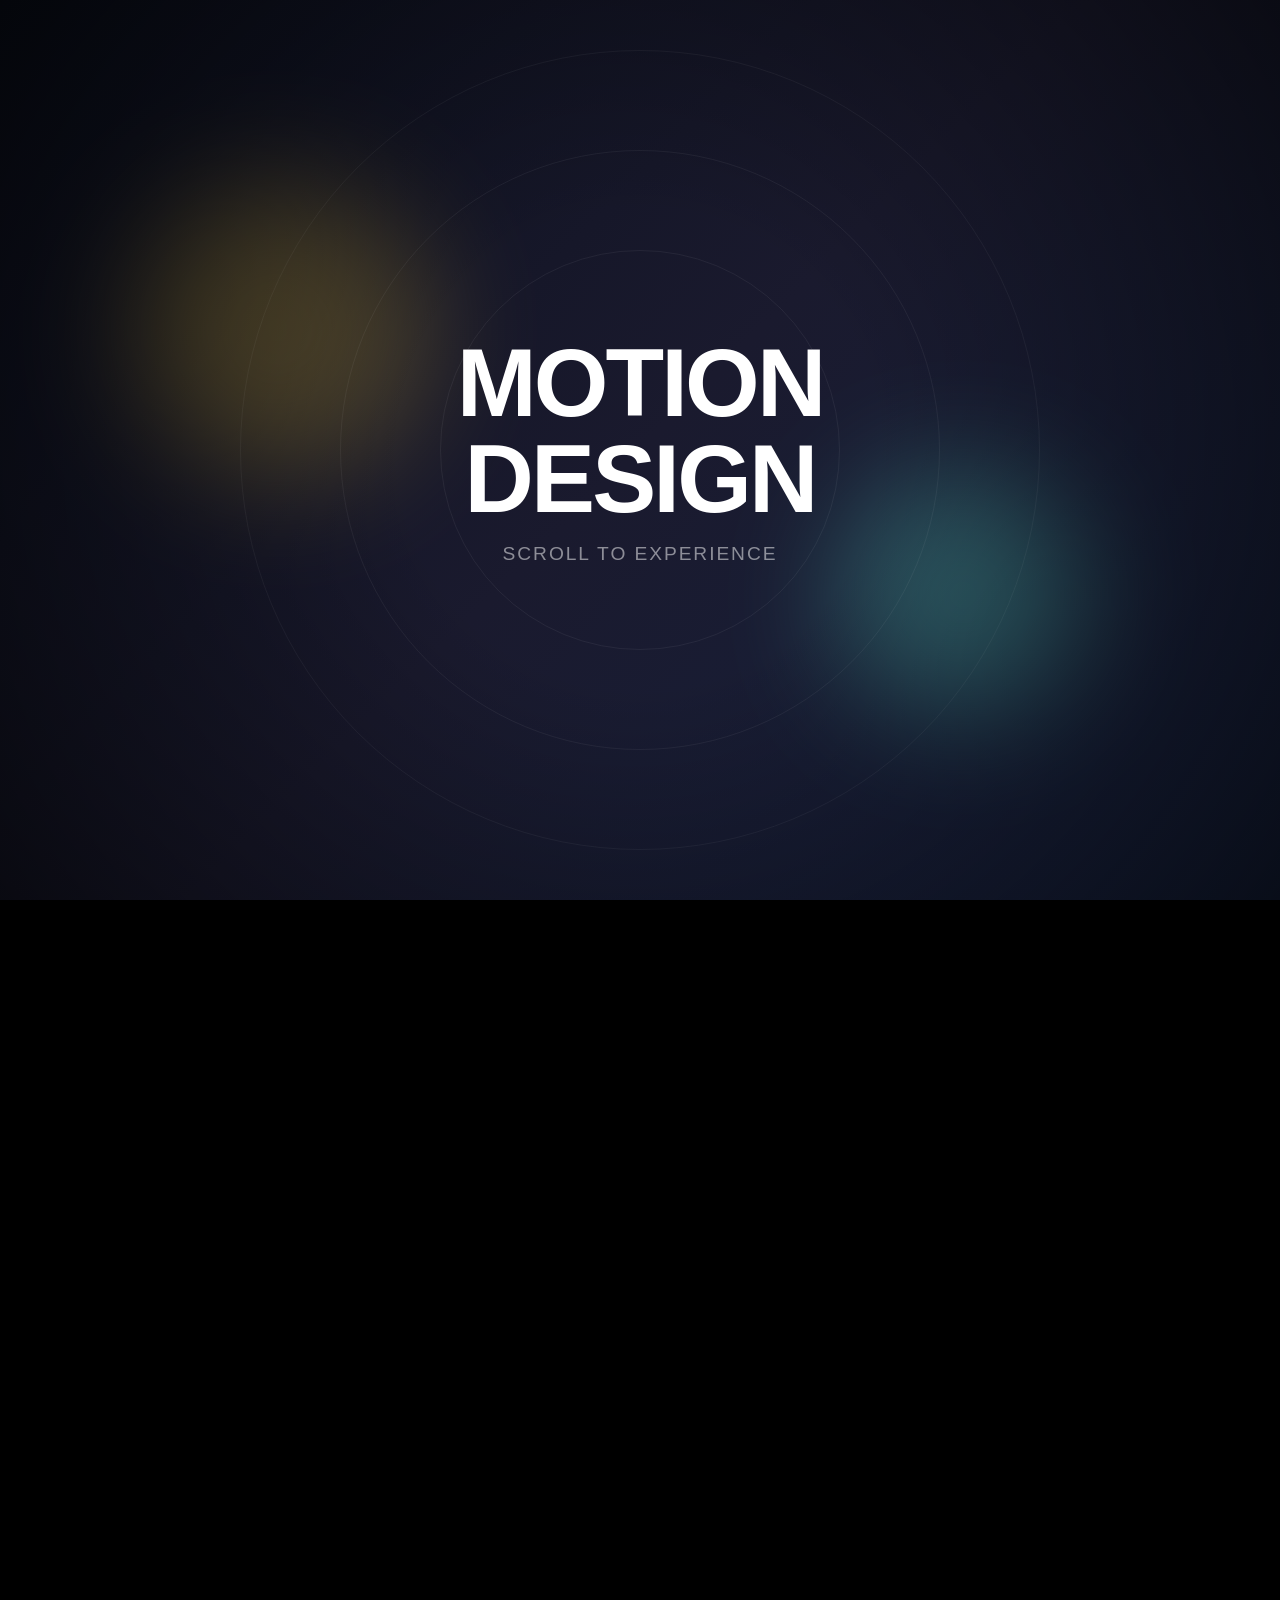
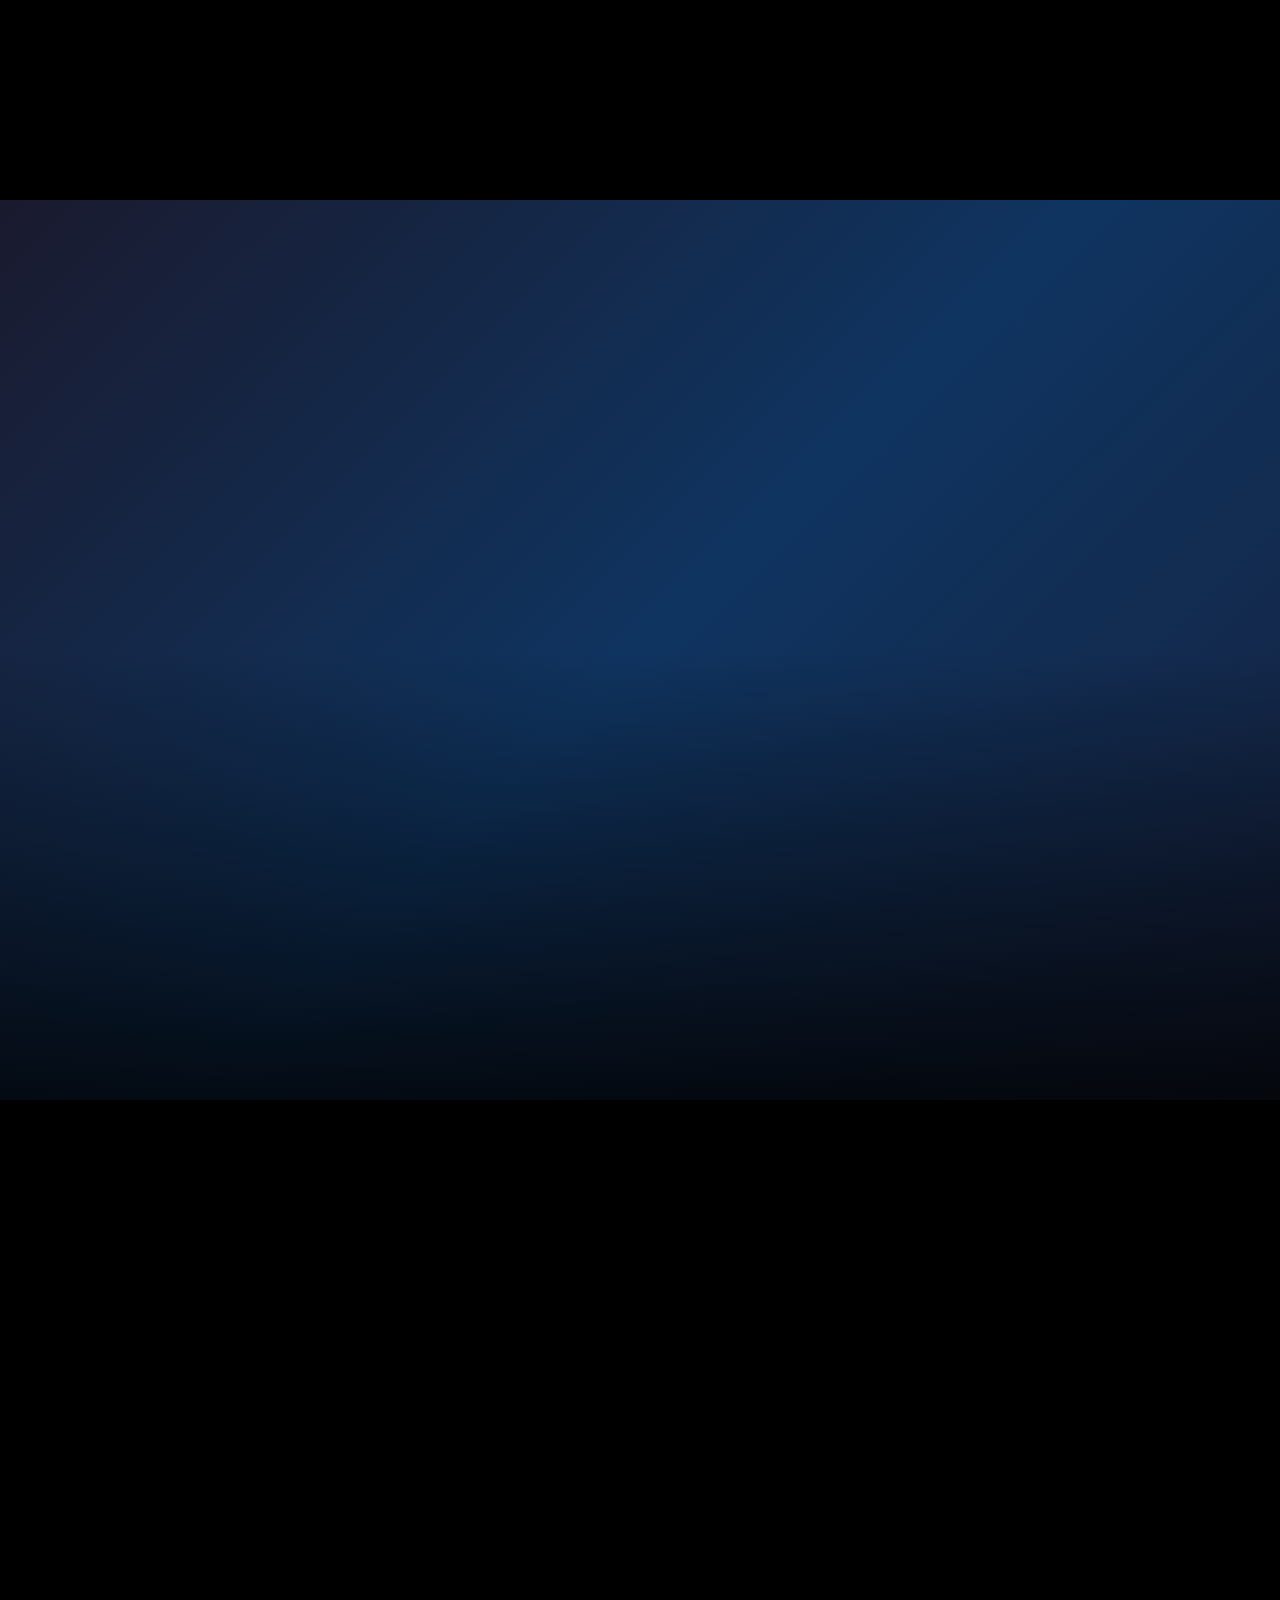
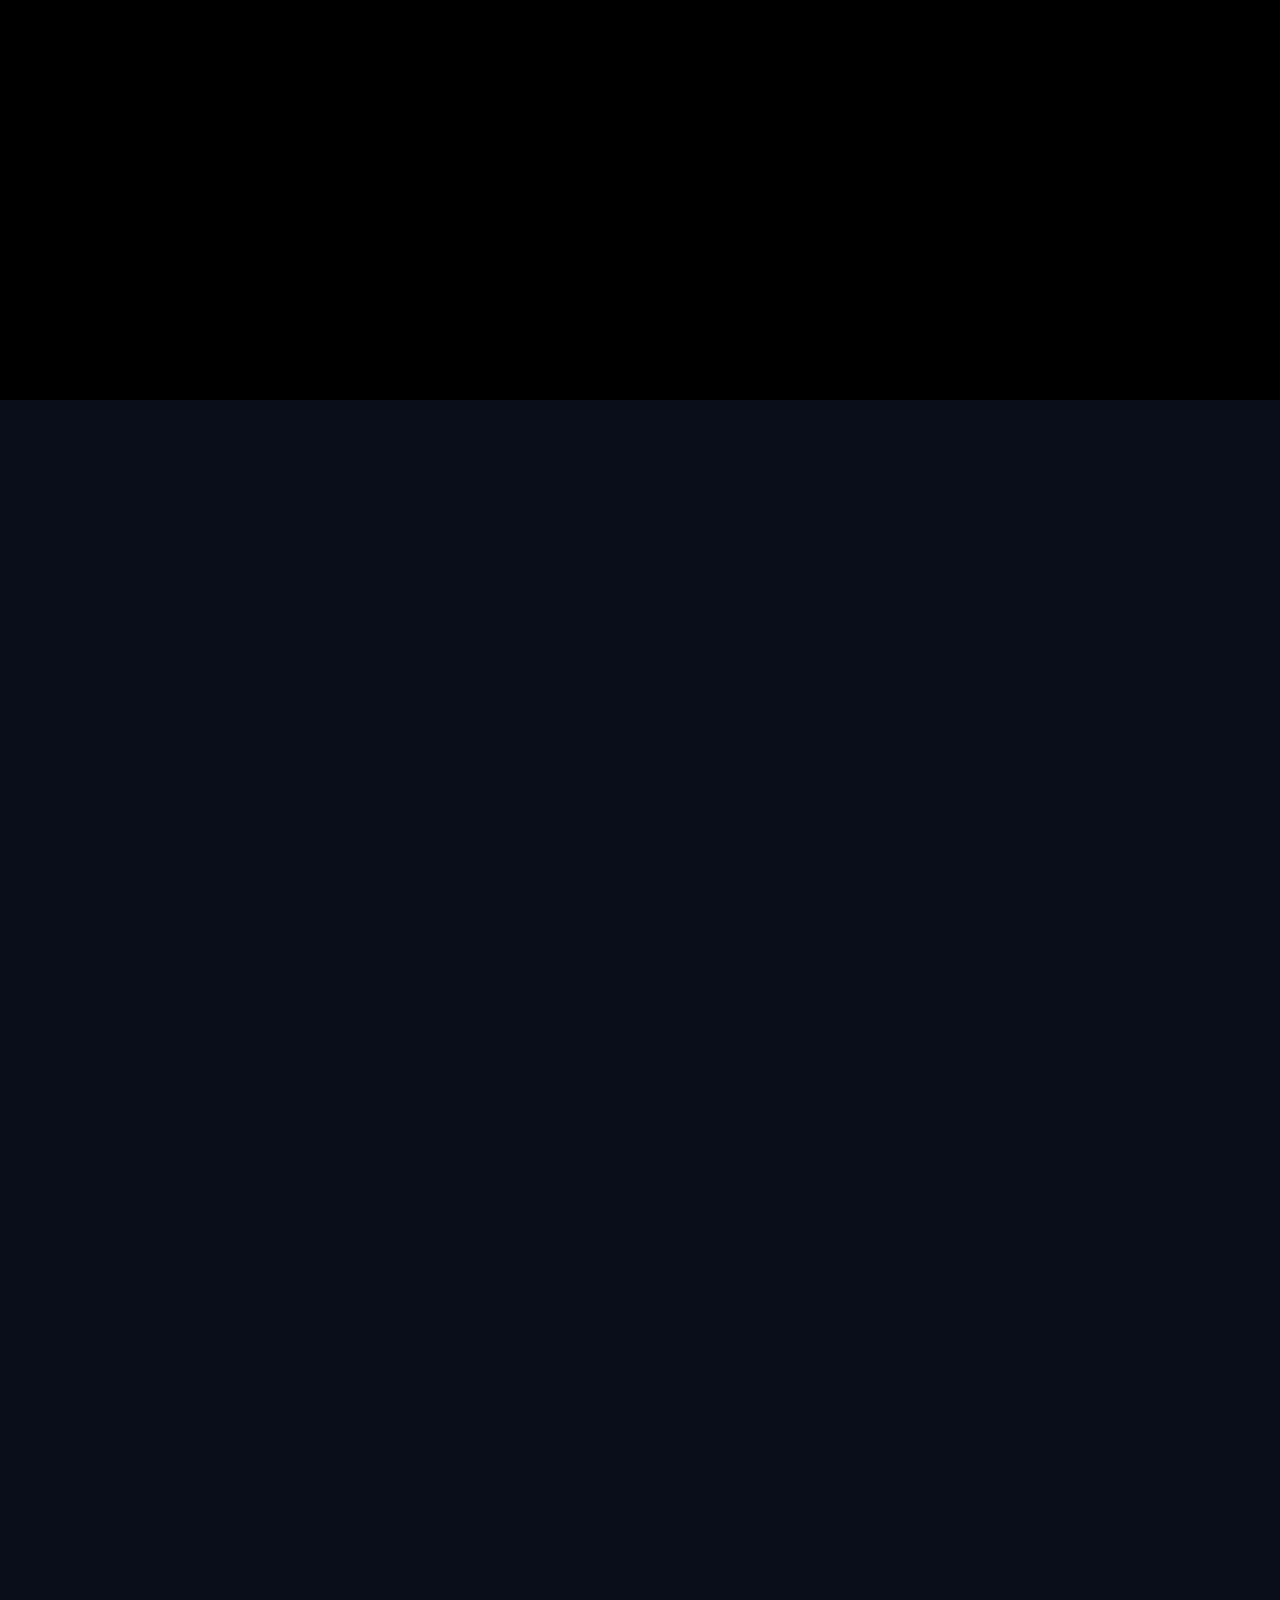
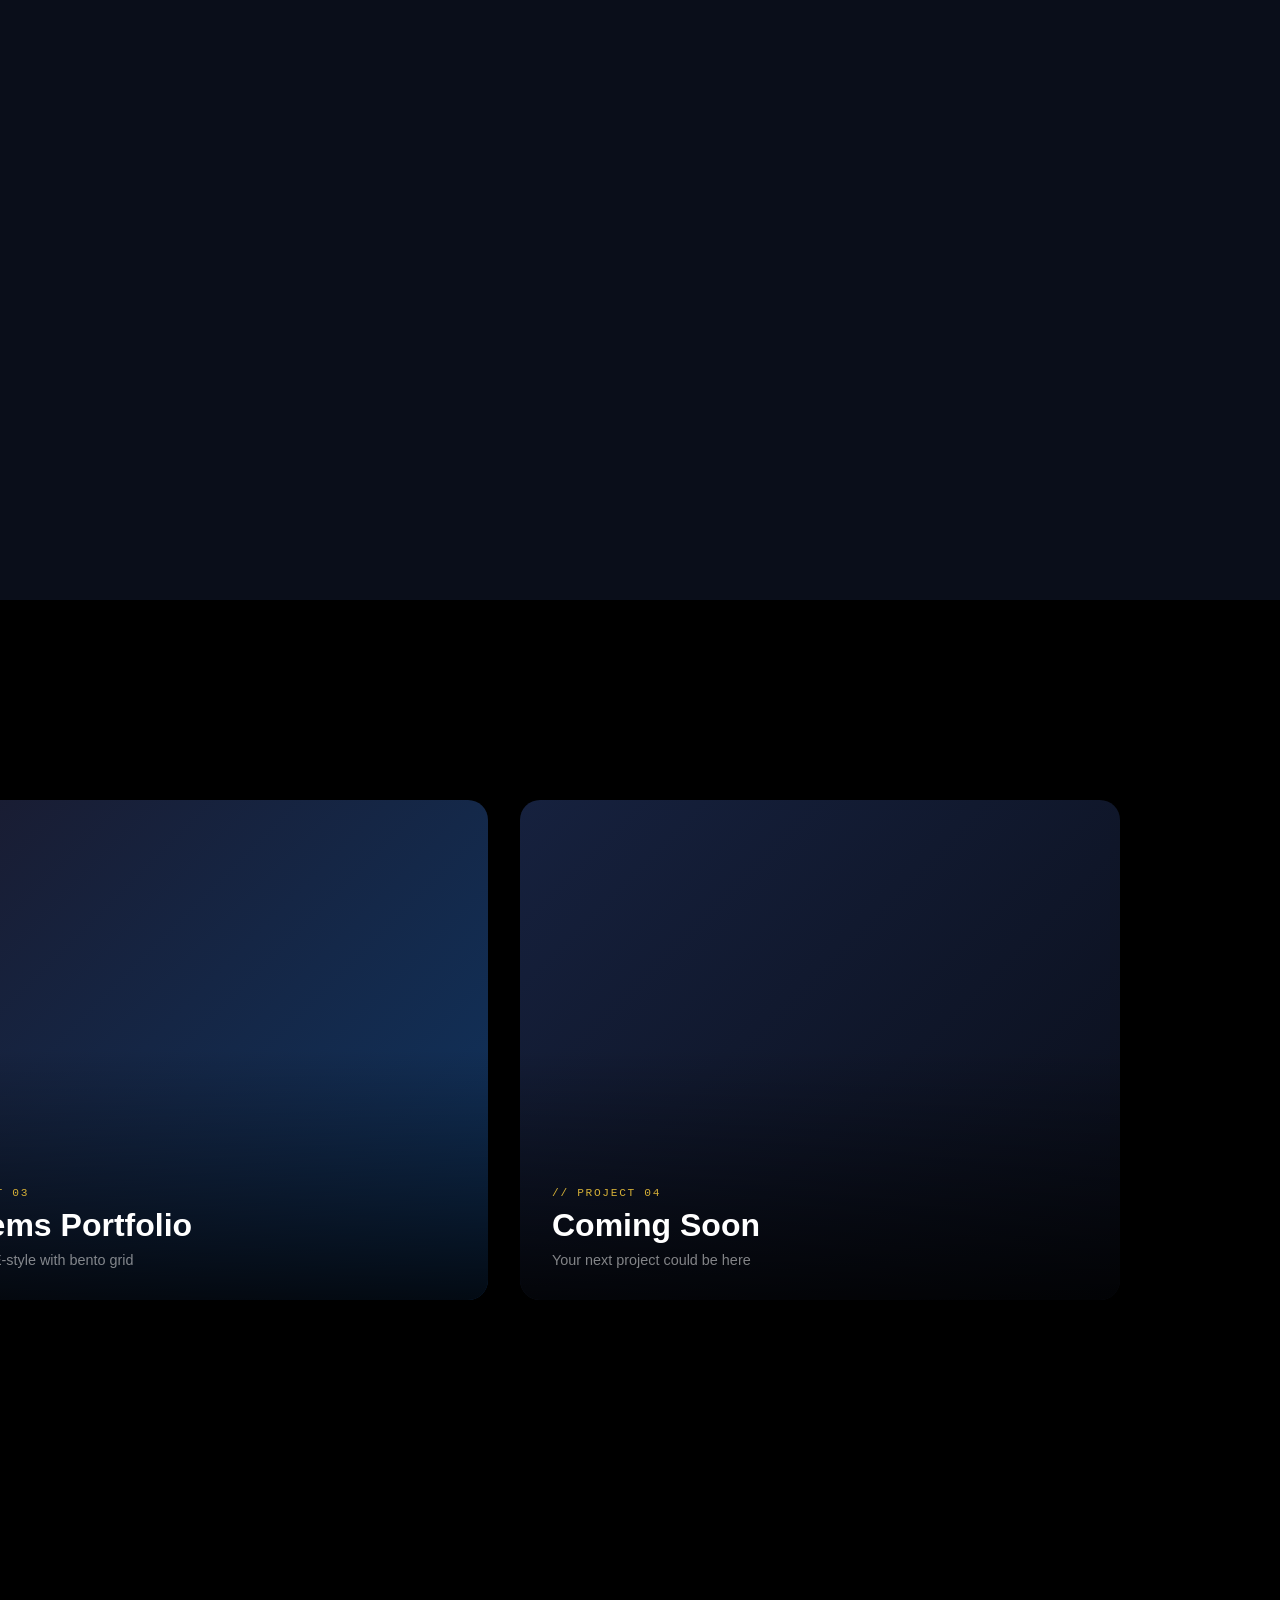
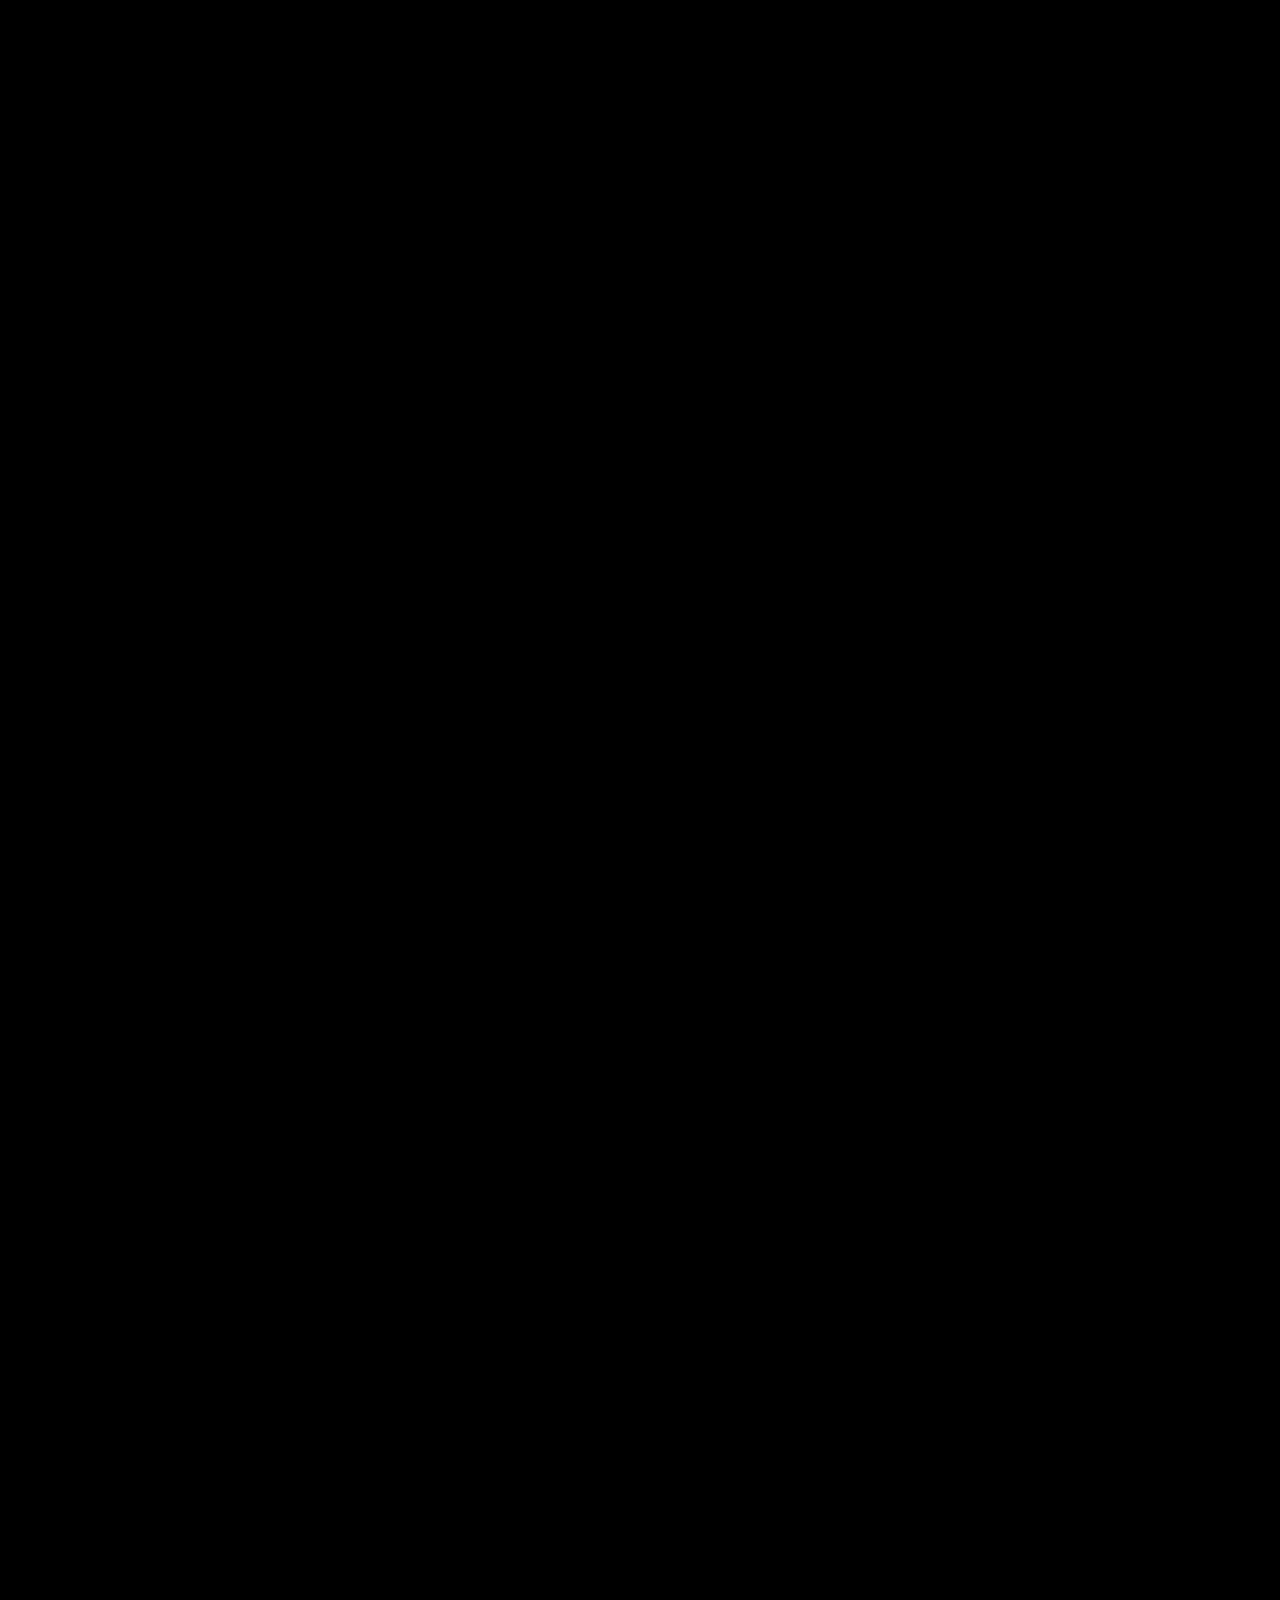
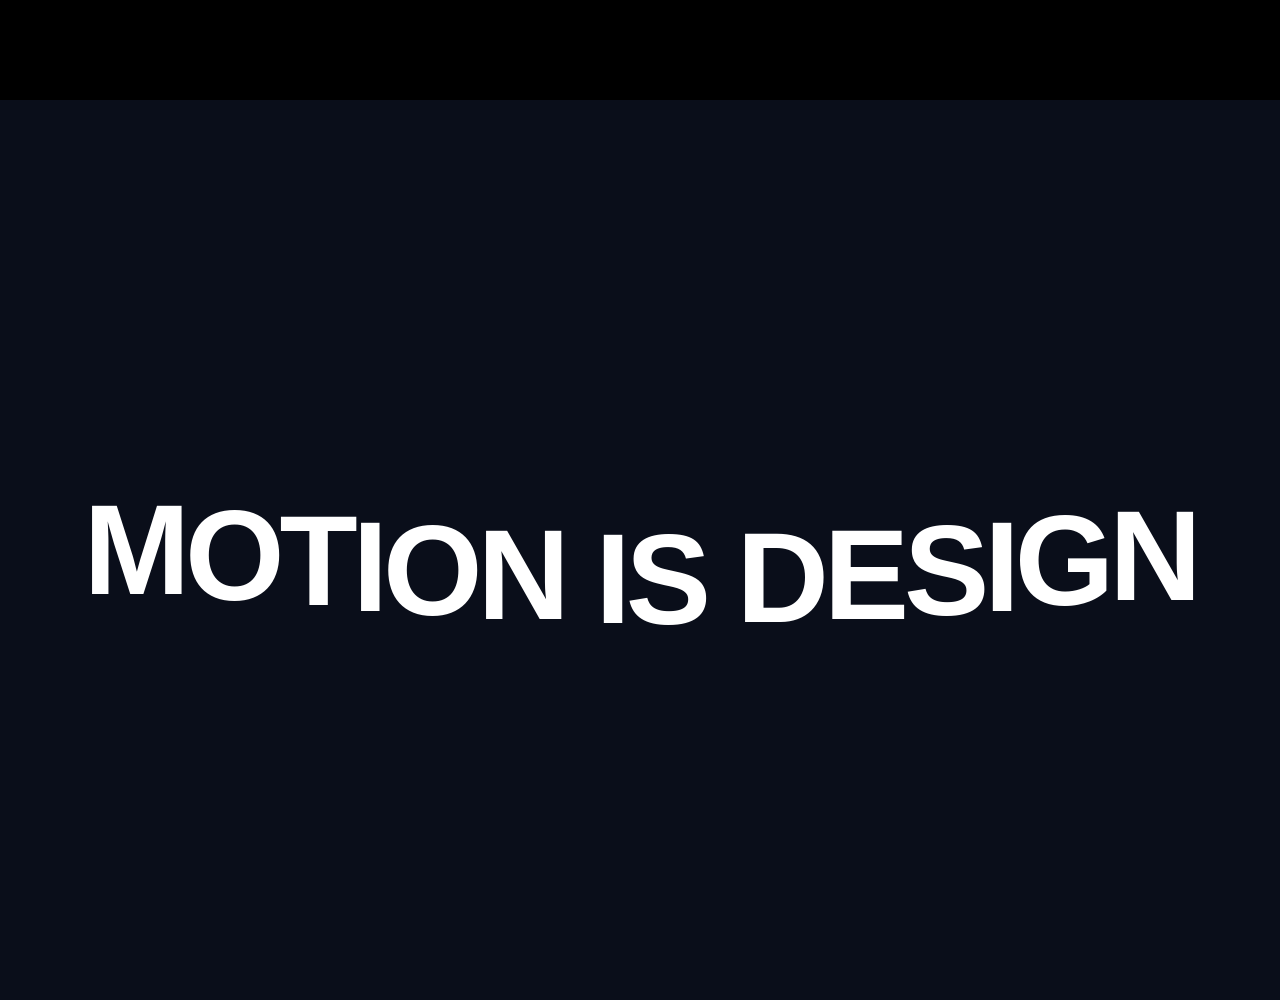
<file: motion-demo.html>
<!DOCTYPE html>
<html lang="en">
<head>
<meta charset="UTF-8">
<meta name="viewport" content="width=device-width, initial-scale=1.0">
<title>Motion Design Demo</title>
<style>
*{margin:0;padding:0;box-sizing:border-box}
body{background:#000;color:#fff;font-family:-apple-system,BlinkMacSystemFont,sans-serif;overflow-x:hidden}

/* ===== SECTION 1: HERO — image zooms as you scroll ===== */
.hero{height:200vh;position:relative}
.hero-sticky{position:sticky;top:0;height:100vh;overflow:hidden;display:flex;align-items:center;justify-content:center}
.hero-img{position:absolute;inset:0;background:linear-gradient(135deg,#0a0e1a,#1a1a2e,#16213e);transform-origin:center;display:flex;align-items:center;justify-content:center}
.hero-img::after{content:'';position:absolute;inset:0;background:radial-gradient(circle at 50% 50%,transparent 30%,rgba(0,0,0,0.6) 100%)}
.hero-text{position:relative;z-index:2;text-align:center}
.hero-text h1{font-size:clamp(2rem,8vw,6rem);font-weight:800;letter-spacing:-0.03em;line-height:1}
.hero-text p{font-size:clamp(0.8rem,2vw,1.2rem);color:rgba(255,255,255,0.5);margin-top:1rem;letter-spacing:0.1em;text-transform:uppercase}

/* Orbital rings */
.ring{position:absolute;border:1px solid rgba(255,255,255,0.06);border-radius:50%;pointer-events:none}
.ring1{width:400px;height:400px;animation:spin 20s linear infinite}
.ring2{width:600px;height:600px;animation:spin 30s linear infinite reverse}
.ring3{width:800px;height:800px;animation:spin 40s linear infinite}
@keyframes spin{from{transform:rotate(0)}to{transform:rotate(360deg)}}

/* Glow orbs */
.orb{position:absolute;border-radius:50%;filter:blur(60px);opacity:0.3}
.orb1{width:300px;height:300px;background:#d4af37;top:20%;left:10%}
.orb2{width:250px;height:250px;background:#5eead4;bottom:20%;right:15%}

/* ===== SECTION 2: PARALLAX IMAGE FLOW ===== */
.parallax{height:200vh;position:relative;background:#000}
.parallax-sticky{position:sticky;top:0;height:100vh;overflow:hidden;display:flex;align-items:center}
.parallax-img{position:absolute;inset:0;background:linear-gradient(135deg,#1a1a2e,#0f3460,#16213e);transform-origin:center bottom}
.parallax-img::after{content:'';position:absolute;inset:0;background:linear-gradient(0deg,rgba(0,0,0,0.8),transparent 50%)}
.parallax-content{position:relative;z-index:2;max-width:600px;padding:0 3rem}
.parallax-content .label{font-size:0.75rem;letter-spacing:0.3em;text-transform:uppercase;color:#d4af37;margin-bottom:1rem}
.parallax-content h2{font-size:clamp(1.8rem,5vw,3.5rem);font-weight:700;line-height:1.1;margin-bottom:1.5rem}
.parallax-content p{font-size:1rem;color:rgba(255,255,255,0.6);line-height:1.8}

/* Floating particles canvas */
#particles{position:absolute;inset:0;z-index:1;pointer-events:none}

/* ===== SECTION 3: IMAGE REVEAL (clip-path) ===== */
.reveal-section{height:200vh;position:relative;background:#0a0e1a}
.reveal-sticky{position:sticky;top:0;height:100vh;overflow:hidden;display:flex;align-items:center;justify-content:center}
.reveal-img{position:absolute;inset:0;background:linear-gradient(135deg,#0d1117,#161b22,#1f2937);clip-path:inset(50% 50% 50% 50%);display:flex;align-items:center;justify-content:center}
.reveal-img::after{content:'';position:absolute;inset:0;background:radial-gradient(circle at 30% 70%,rgba(212,175,55,0.15),transparent 60%)}
.reveal-text{position:relative;z-index:2;text-align:center;opacity:0;transform:translateY(40px)}
.reveal-text h2{font-size:clamp(2rem,6vw,4rem);font-weight:800;letter-spacing:-0.02em}
.reveal-text .num{font-family:monospace;font-size:0.8rem;color:#d4af37;letter-spacing:0.2em;display:block;margin-bottom:1rem}

/* ===== SECTION 4: HORIZONTAL SCROLL PROJECTS ===== */
.hscroll{height:300vh;position:relative;background:#000}
.hscroll-sticky{position:sticky;top:0;height:100vh;overflow:hidden;display:flex;align-items:center}
.hscroll-track{display:flex;gap:2rem;padding:0 5rem;will-change:transform}
.hscroll-card{flex-shrink:0;width:70vw;max-width:600px;height:70vh;max-height:500px;border-radius:20px;overflow:hidden;position:relative;display:flex;align-items:flex-end;padding:2rem}
.hscroll-card::after{content:'';position:absolute;inset:0;background:linear-gradient(0deg,rgba(0,0,0,0.8),transparent 50%)}
.hscroll-card:nth-child(1){background:linear-gradient(135deg,#1a1a2e,#16213e)}
.hscroll-card:nth-child(2){background:linear-gradient(135deg,#0f3460,#1a1a2e)}
.hscroll-card:nth-child(3){background:linear-gradient(135deg,#1a1a2e,#0f3460)}
.hscroll-card:nth-child(4){background:linear-gradient(135deg,#16213e,#0a0e1a)}
.hscroll-card-content{position:relative;z-index:2}
.hscroll-card-content .cat{font-family:monospace;font-size:0.7rem;color:#d4af37;letter-spacing:0.15em;text-transform:uppercase;margin-bottom:0.5rem}
.hscroll-card-content h3{font-size:2rem;font-weight:700;margin-bottom:0.5rem}
.hscroll-card-content p{font-size:0.9rem;color:rgba(255,255,255,0.5)}

/* ===== SECTION 5: SPLIT TEXT ===== */
.split-section{min-height:100vh;display:flex;align-items:center;justify-content:center;background:#0a0e1a;position:relative;overflow:hidden}
.split-section .split-text{font-size:clamp(2rem,10vw,8rem);font-weight:900;letter-spacing:-0.04em;text-align:center;line-height:0.9}
.split-section .split-text span{display:inline-block;transition:transform 0.1s ease-out}

/* Scroll indicator */
.scroll-hint{position:fixed;bottom:2rem;left:50%;transform:translateX(-50%);z-index:100;color:rgba(255,255,255,0.3);font-size:0.7rem;letter-spacing:0.2em;text-transform:uppercase;pointer-events:none;transition:opacity 0.3s}
.scroll-hint.hide{opacity:0}

/* Progress line */
.progress-line{position:fixed;top:0;left:0;height:2px;background:linear-gradient(90deg,#d4af37,#5eead4);z-index:100;width:0%;transition:width 0.05s linear}
</style>
</head>
<body>

<div class="progress-line" id="progress"></div>
<div class="scroll-hint" id="hint">SCROLL TO EXPLORE</div>

<!-- SECTION 1: Hero with zoom -->
<div class="hero">
<div class="hero-sticky">
<div class="hero-img" id="heroImg">
<div class="orb orb1"></div>
<div class="orb orb2"></div>
<div class="ring ring1"></div>
<div class="ring ring2"></div>
<div class="ring ring3"></div>
</div>
<div class="hero-text" id="heroText">
<h1>MOTION<br>DESIGN</h1>
<p>Scroll to experience</p>
</div>
</div>
</div>

<!-- SECTION 2: Parallax image flow -->
<div class="parallax">
<div class="parallax-sticky">
<canvas id="particles"></canvas>
<div class="parallax-img" id="parallaxImg"></div>
<div class="parallax-content" id="parallaxContent">
<div class="label">// 01 — Parallax</div>
<h2>Images that flow<br>as you move</h2>
<p>Background layers shift at different speeds, creating depth. Text slides in from the side. The whole scene feels alive — like the image is breathing with your scroll.</p>
</div>
</div>
</div>

<!-- SECTION 3: Clip-path reveal -->
<div class="reveal-section">
<div class="reveal-sticky">
<div class="reveal-img" id="revealImg"></div>
<div class="reveal-text" id="revealText">
<span class="num">// 02 — Reveal</span>
<h2>EMERGE</h2>
</div>
</div>
</div>

<!-- SECTION 4: Horizontal scroll -->
<div class="hscroll">
<div class="hscroll-sticky">
<div class="hscroll-track" id="hscrollTrack">
<div class="hscroll-card">
<div class="hscroll-card-content">
<div class="cat">// project 01</div>
<h3>Student Portfolio</h3>
<p>Gold/elegant theme with scroll expansion</p>
</div>
</div>
<div class="hscroll-card">
<div class="hscroll-card-content">
<div class="cat">// project 02</div>
<h3>Tech Portfolio</h3>
<p>Cyan terminal aesthetic with live typing</p>
</div>
</div>
<div class="hscroll-card">
<div class="hscroll-card-content">
<div class="cat">// project 03</div>
<h3>Systems Portfolio</h3>
<p>Emerald IDE-style with bento grid</p>
</div>
</div>
<div class="hscroll-card">
<div class="hscroll-card-content">
<div class="cat">// project 04</div>
<h3>Coming Soon</h3>
<p>Your next project could be here</p>
</div>
</div>
</div>
</div>
</div>

<!-- SECTION 5: Split text -->
<div class="split-section">
<div class="split-text" id="splitText">MOTION IS DESIGN</div>
</div>

<script>
(function(){
// ===== SCROLL PROGRESS =====
var progress = document.getElementById('progress');
var hint = document.getElementById('hint');
var totalHeight = document.body.scrollHeight - window.innerHeight;

// ===== SECTION 1: HERO ZOOM =====
var heroImg = document.getElementById('heroImg');
var heroText = document.getElementById('heroText');
var hero = document.querySelector('.hero');

// ===== SECTION 2: PARALLAX =====
var parallaxImg = document.getElementById('parallaxImg');
var parallaxContent = document.getElementById('parallaxContent');
var parallax = document.querySelector('.parallax');

// ===== SECTION 3: REVEAL =====
var revealImg = document.getElementById('revealImg');
var revealText = document.getElementById('revealText');
var revealSection = document.querySelector('.reveal-section');

// ===== SECTION 4: HORIZONTAL SCROLL =====
var hscrollTrack = document.getElementById('hscrollTrack');
var hscroll = document.querySelector('.hscroll');

// ===== SECTION 5: SPLIT TEXT =====
var splitText = document.getElementById('splitText');
var original = splitText.textContent;
splitText.innerHTML = original.split('').map(function(c){
return c === ' ' ? '<span>&nbsp;</span>' : '<span>'+c+'</span>';
}).join('');
var splitSpans = splitText.querySelectorAll('span');

// ===== PARTICLES CANVAS =====
var canvas = document.getElementById('particles');
var ctx = canvas.getContext('2d');
var particles = [];
var parallaxSticky = document.querySelector('.parallax-sticky');

function resizeCanvas(){
canvas.width = parallaxSticky.offsetWidth;
canvas.height = parallaxSticky.offsetHeight;
}

function initParticles(){
particles = [];
for(var i=0; i<80; i++){
particles.push({
x: Math.random() * canvas.width,
y: Math.random() * canvas.height,
vx: (Math.random() - 0.5) * 0.3,
vy: (Math.random() - 0.5) * 0.3,
size: Math.random() * 2 + 0.5,
opacity: Math.random() * 0.5 + 0.1
});
}
}

resizeCanvas();
initParticles();
window.addEventListener('resize', function(){ resizeCanvas(); initParticles(); });

function drawParticles(){
ctx.clearRect(0, 0, canvas.width, canvas.height);
particles.forEach(function(p){
p.x += p.vx;
p.y += p.vy;
if(p.x < 0) p.x = canvas.width;
if(p.x > canvas.width) p.x = 0;
if(p.y < 0) p.y = canvas.height;
if(p.y > canvas.height) p.y = 0;

ctx.beginPath();
ctx.arc(p.x, p.y, p.size, 0, Math.PI * 2);
ctx.fillStyle = 'rgba(212, 175, 55, ' + p.opacity + ')';
ctx.fill();
});
}

// ===== MAIN SCROLL HANDLER =====
function onScroll(){
var scrollY = window.scrollY;

// Progress
var pct = (scrollY / totalHeight) * 100;
progress.style.width = pct + '%';

// Hide hint after first scroll
if(scrollY > 100) hint.classList.add('hide');

// ===== HERO: zoom image, fade text =====
var heroRect = hero.getBoundingClientRect();
var heroProgress = Math.max(0, Math.min(1, -heroRect.top / (hero.offsetHeight - window.innerHeight)));
var scale = 1 + heroProgress * 0.5; // 1x to 1.5x
heroImg.style.transform = 'scale(' + scale + ')';
heroText.style.opacity = Math.max(0, 1 - heroProgress * 2);
heroText.style.transform = 'translateY(' + (heroProgress * -100) + 'px)';

// ===== PARALLAX: image shifts, content slides =====
var parallaxRect = parallax.getBoundingClientRect();
var parallaxProgress = Math.max(0, Math.min(1, -parallaxRect.top / (parallax.offsetHeight - window.innerHeight)));
parallaxImg.style.transform = 'translateY(' + (parallaxProgress * 20) + '%) scale(' + (1 + parallaxProgress * 0.2) + ')';
parallaxContent.style.transform = 'translateX(' + ((1 - parallaxProgress) * -50) + 'px)';
parallaxContent.style.opacity = Math.min(1, parallaxProgress * 2);

// Draw particles when in view
if(parallaxRect.top < window.innerHeight && parallaxRect.bottom > 0){
drawParticles();
}

// ===== REVEAL: clip-path opens =====
var revealRect = revealSection.getBoundingClientRect();
var revealProgress = Math.max(0, Math.min(1, -revealRect.top / (revealSection.offsetHeight - window.innerHeight)));
var insetVal = 50 - (revealProgress * 50); // 50% to 0%
revealImg.style.clipPath = 'inset(' + insetVal + '% ' + insetVal + '% ' + insetVal + '% ' + insetVal + '%)';
revealText.style.opacity = revealProgress > 0.4 ? Math.min(1, (revealProgress - 0.4) * 3) : 0;
revealText.style.transform = 'translateY(' + (40 - (revealProgress * 40)) + 'px)';

// ===== HORIZONTAL SCROLL =====
var hscrollRect = hscroll.getBoundingClientRect();
if(hscrollRect.top <= 0 && hscrollRect.bottom >= window.innerHeight){
var hProgress = Math.max(0, Math.min(1, -hscrollRect.top / (hscroll.offsetHeight - window.innerHeight)));
var trackWidth = hscrollTrack.scrollWidth;
var maxScroll = trackWidth - window.innerWidth + 80; // 80 for padding
hscrollTrack.style.transform = 'translateX(' + (-hProgress * maxScroll) + 'px)';
}

// ===== SPLIT TEXT =====
var splitSection = document.querySelector('.split-section');
var splitRect = splitSection.getBoundingClientRect();
if(splitRect.top < window.innerHeight && splitRect.bottom > 0){
var centerOffset = (window.innerHeight / 2) - (splitRect.top + splitSection.offsetHeight / 2);
splitSpans.forEach(function(span, i){
var offset = Math.sin((i / splitSpans.length) * Math.PI + centerOffset * 0.005) * 30;
span.style.transform = 'translateY(' + offset + 'px)';
});
}
}

window.addEventListener('scroll', onScroll, { passive: true });
window.addEventListener('resize', function(){ totalHeight = document.body.scrollHeight - window.innerHeight; });
onScroll();

// ===== Smooth scroll animation loop for particles =====
function animate(){
var parallaxRect = parallax.getBoundingClientRect();
if(parallaxRect.top < window.innerHeight && parallaxRect.bottom > 0){
drawParticles();
}
requestAnimationFrame(animate);
}
animate();

})();
</script>
</body>
</html>
</file>
